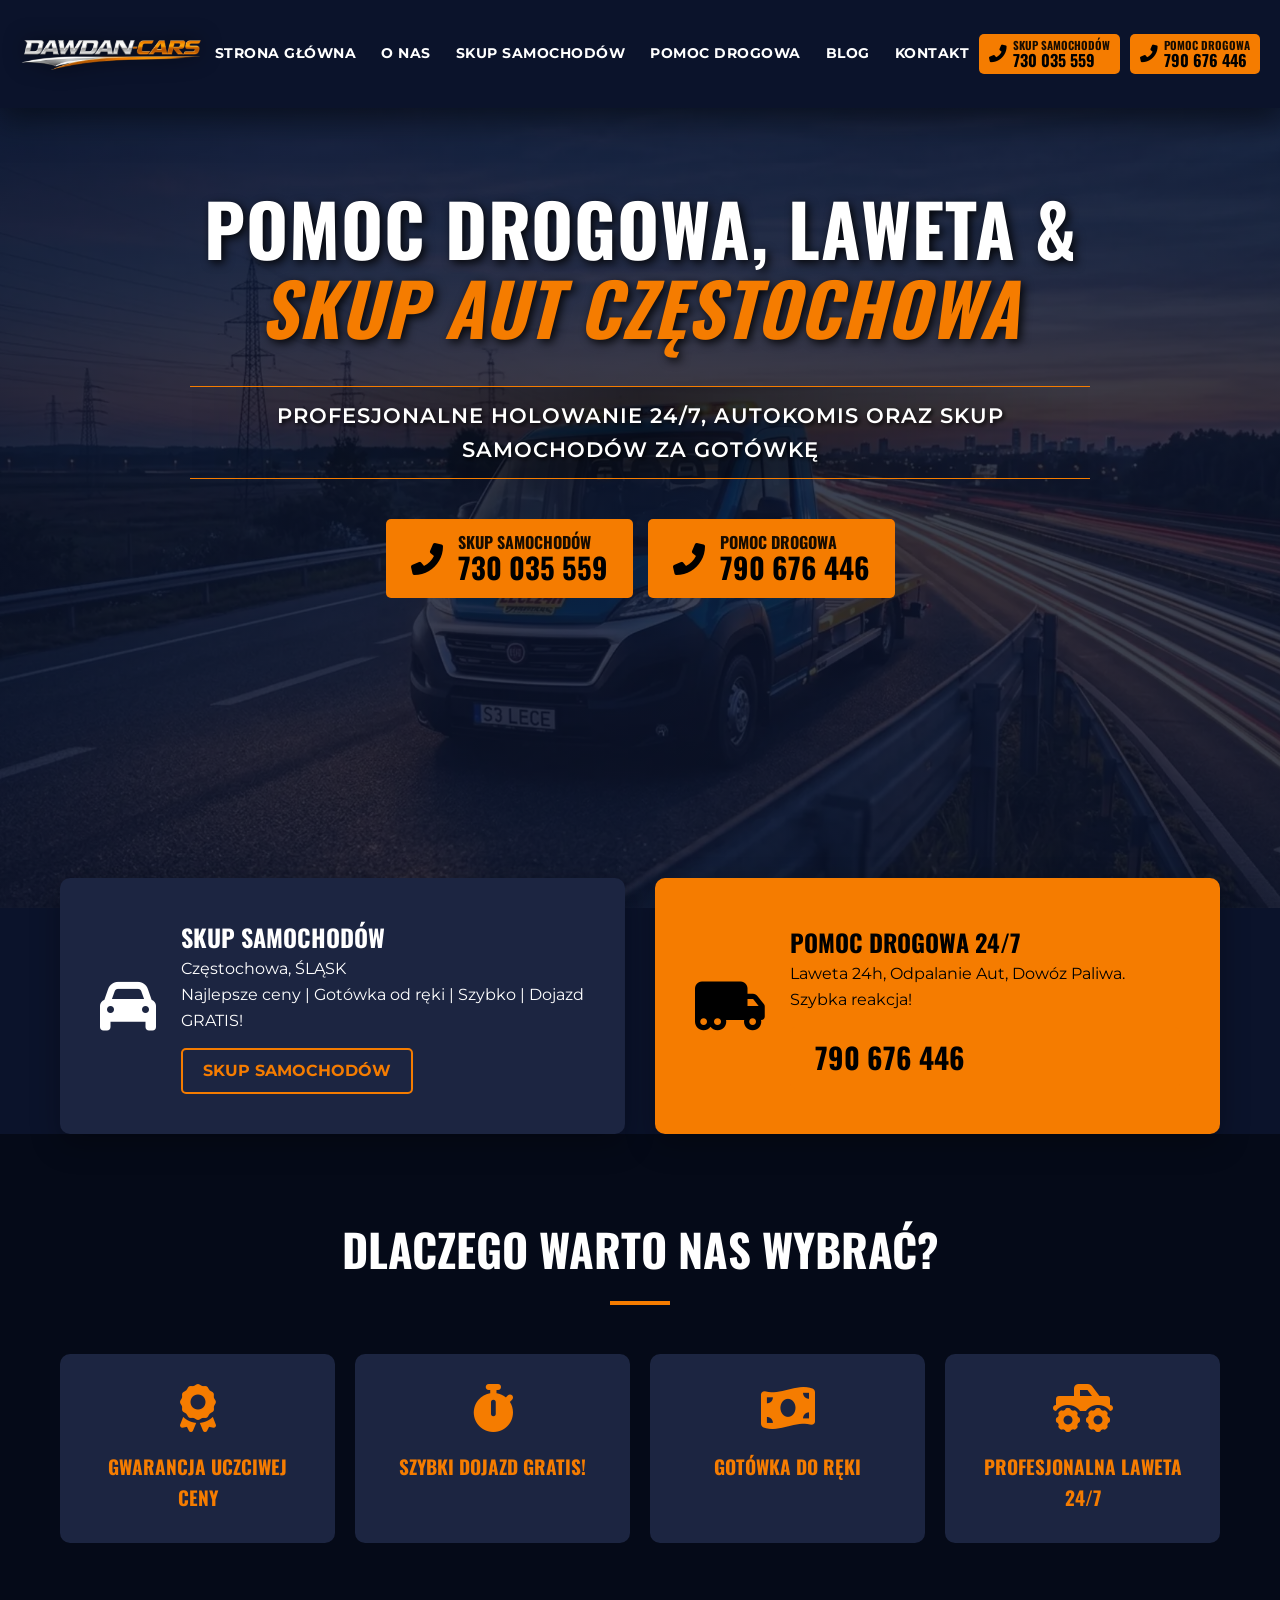
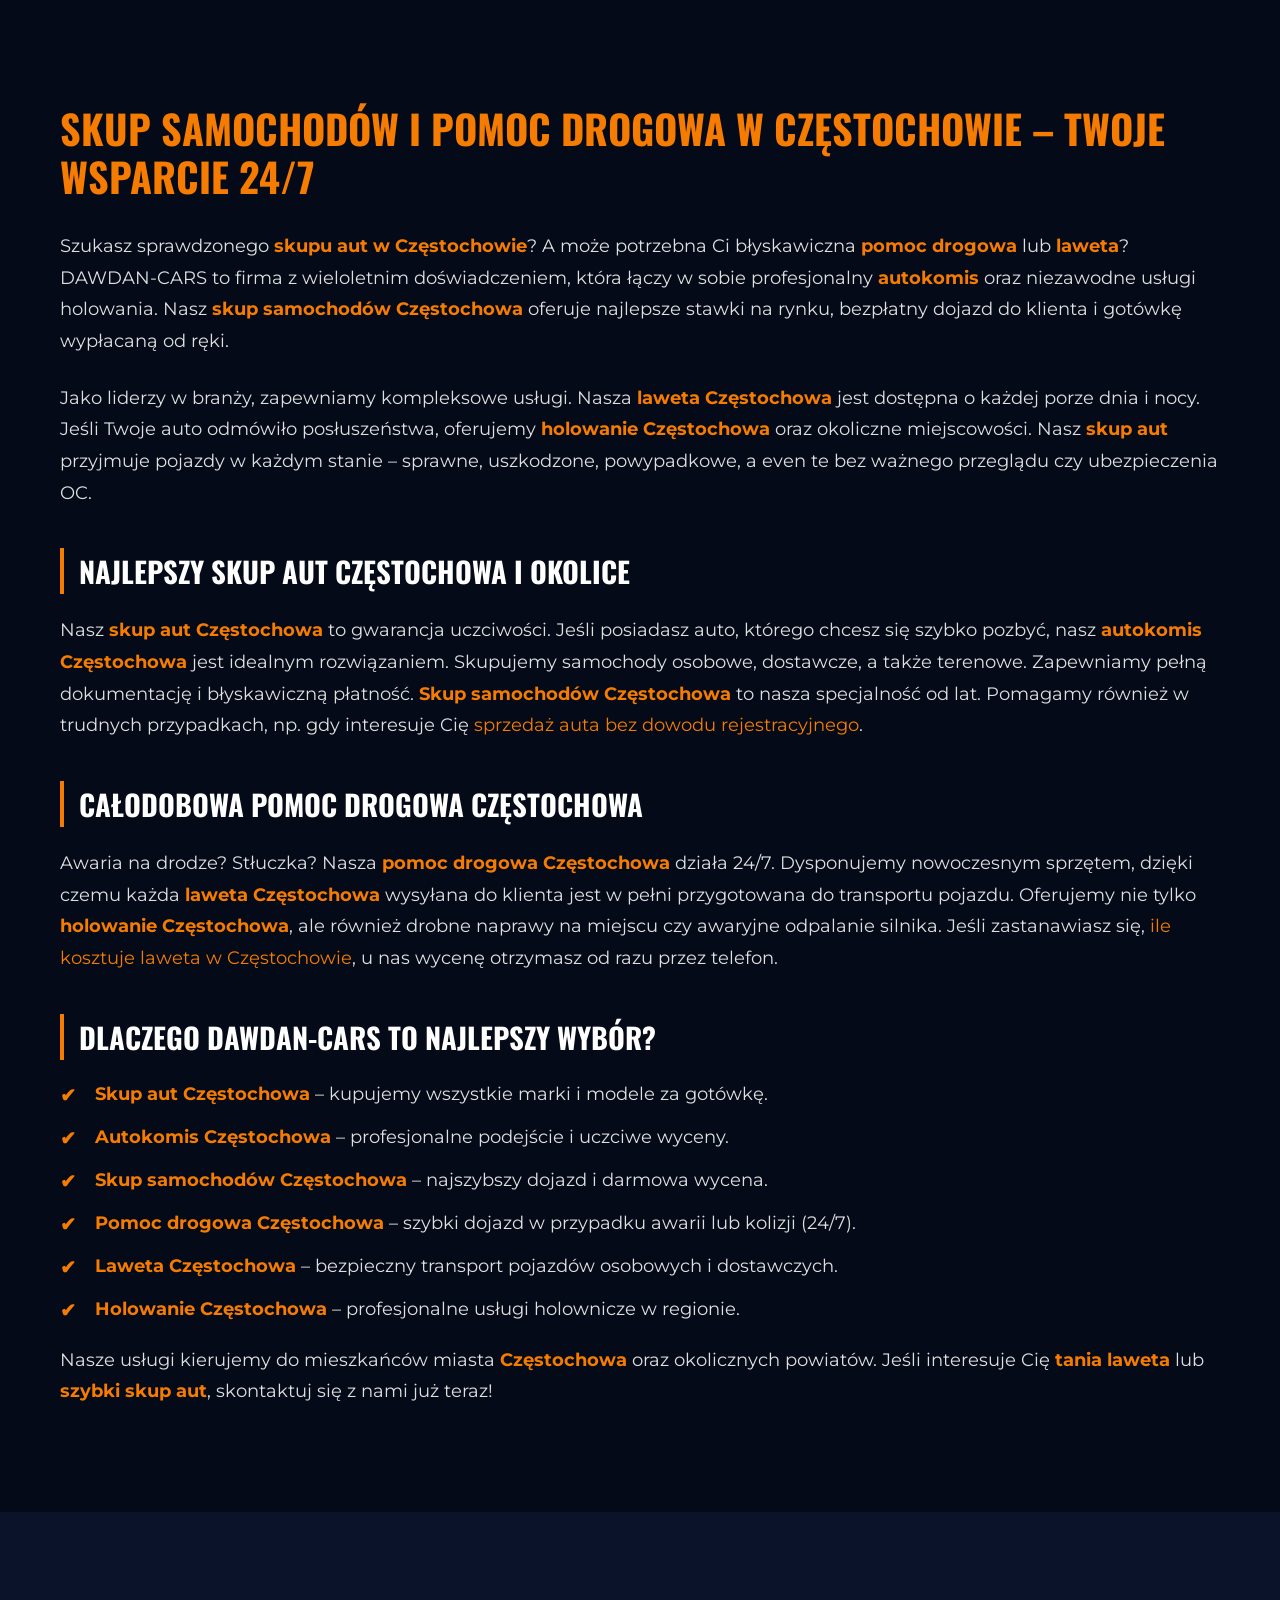
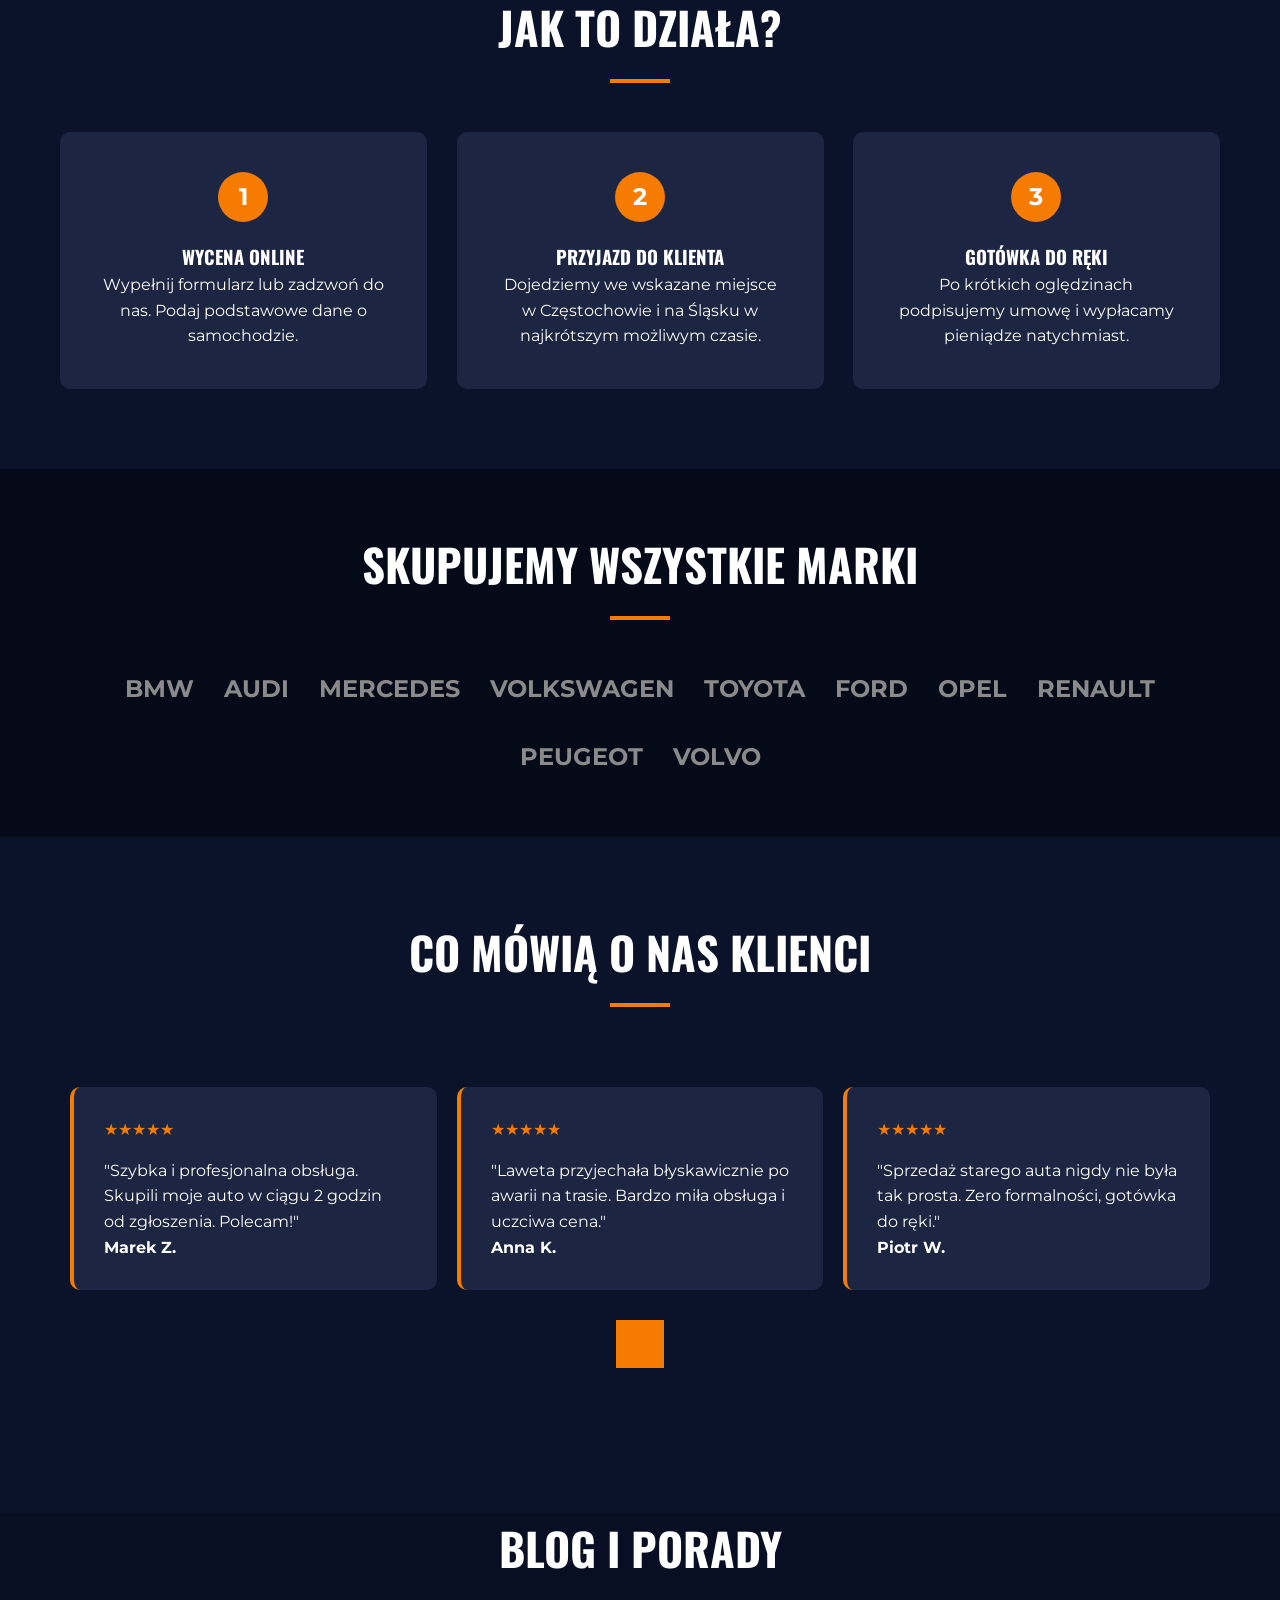
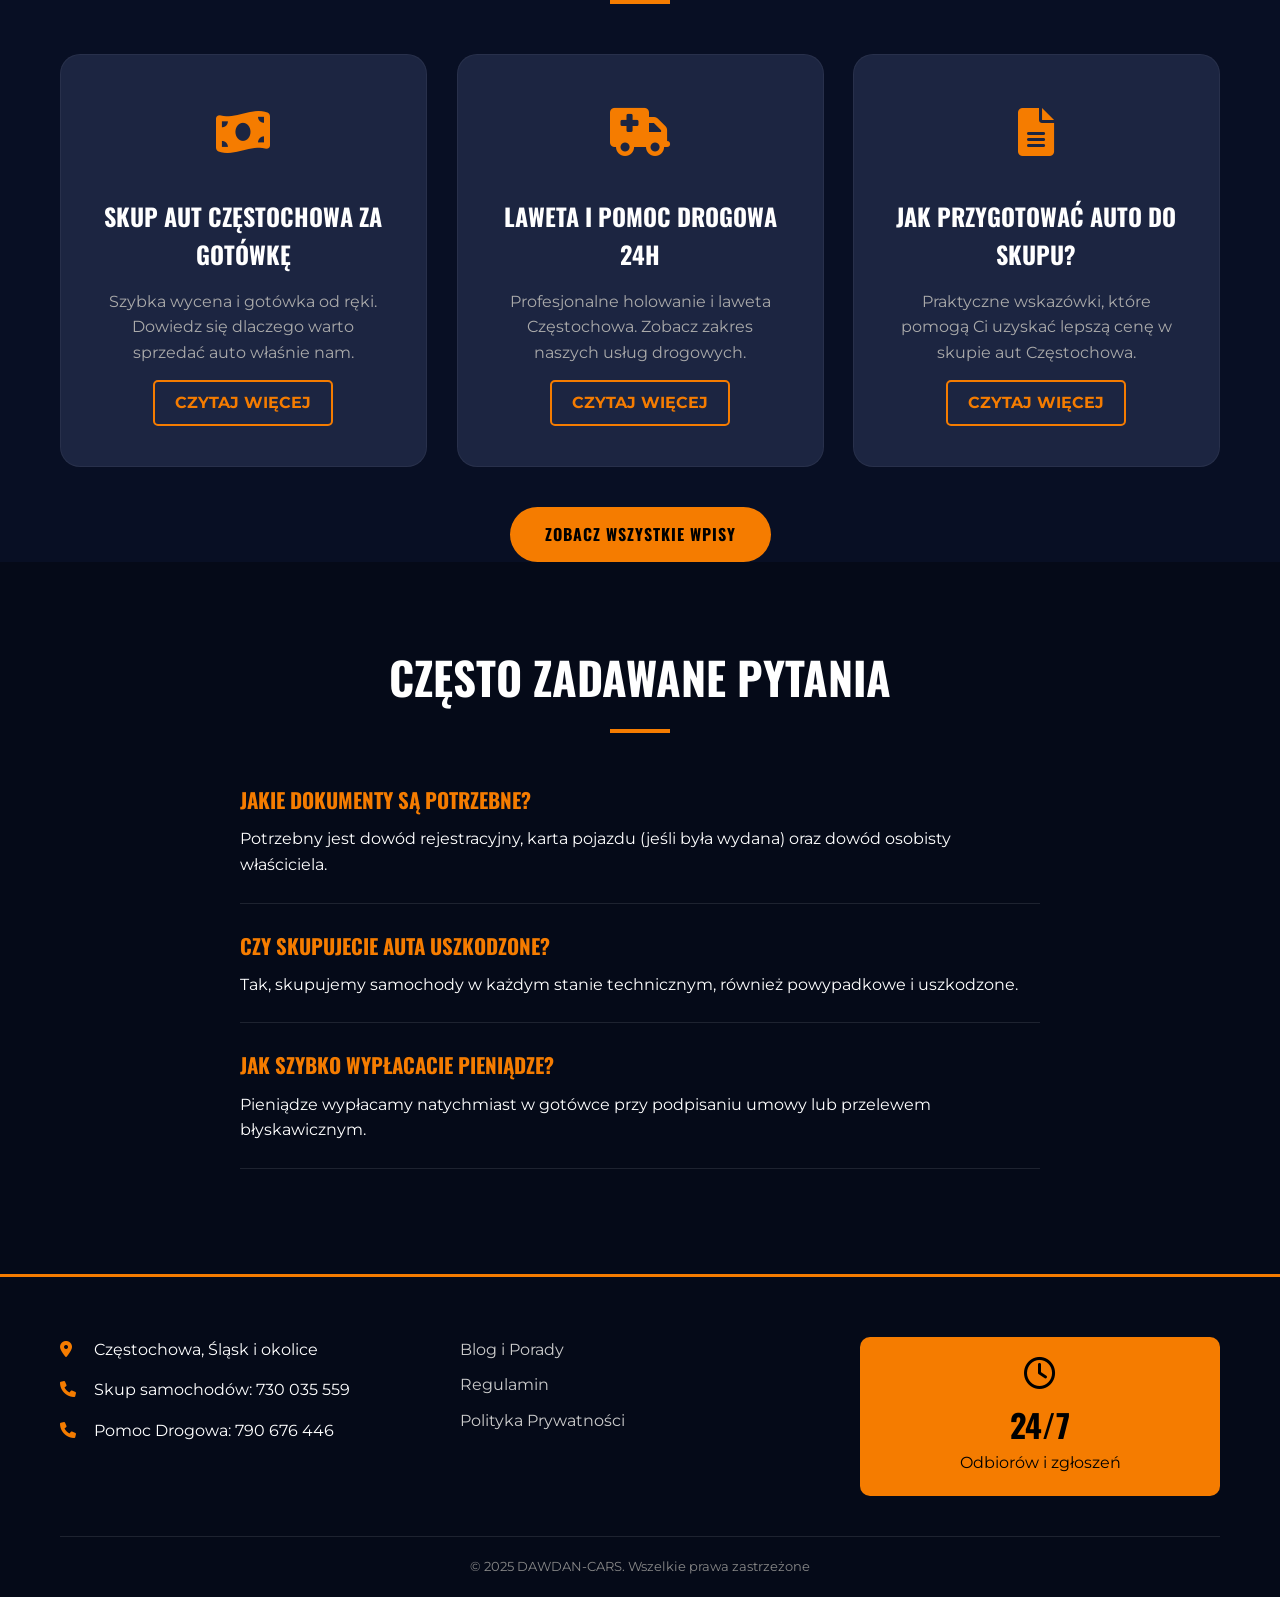
<file: index.html>
<!DOCTYPE html>
<html lang="pl">
<head>


    <meta charset="UTF-8">
    <meta name="viewport" content="width=device-width, initial-scale=1.0">
<title>Pomoc Drogowa, Laweta, Skup Aut Częstochowa | DAWDAN-CARS 24h</title>

<meta name="description" content="DAWDAN-CARS: Najlepsza pomoc drogowa Częstochowa, laweta oraz holowanie 24h. Oferujemy również szybki skup aut Częstochowa za gotówkę. Dojazd w 15 min! Sprawdź.">

<link rel="canonical" href="https://dawdan-cars.pl/">

<script type="application/ld+json">
{
  "@context": "https://schema.org",
  "@type": "LocalBusiness",
  "name": "DAWDAN-CARS",
  "image": "https://dawdan-cars.pl/logo.webp",
  "@id": "https://dawdan-cars.pl/#business",
  "url": "https://dawdan-cars.pl/",
  "telephone": "+48730035559",
  "address": {
    "@type": "PostalAddress",
    "streetAddress": "Częstochowa i okolice",
    "addressLocality": "Częstochowa",
    "postalCode": "42-200",
    "addressCountry": "PL"
  },
  "geo": {
    "@type": "GeoCoordinates",
    "latitude": 50.8118,
    "longitude": 19.1203
  },
  "openingHoursSpecification": {
    "@type": "OpeningHoursSpecification",
    "dayOfWeek": [
      "Monday",
      "Tuesday",
      "Wednesday",
      "Thursday",
      "Friday",
      "Saturday",
      "Sunday"
    ],
    "opens": "00:00",
    "closes": "23:59"
  },
  "hasOfferCatalog": {
    "@type": "OfferCatalog",
    "name": "Usługi Motoryzacyjne",
    "itemListElement": [
      {
        "@type": "Offer",
        "itemOffered": {
          "@type": "Service",
          "name": "Pomoc Drogowa Częstochowa"
        }
      },
      {
        "@type": "Offer",
        "itemOffered": {
          "@type": "Service",
          "name": "Laweta Częstochowa"
        }
      },
      {
        "@type": "Offer",
        "itemOffered": {
          "@type": "Service",
          "name": "Holowanie Częstochowa"
        }
      },
      {
        "@type": "Offer",
        "itemOffered": {
          "@type": "Service",
          "name": "Skup Aut Częstochowa"
        }
      },
      {
        "@type": "Offer",
        "itemOffered": {
          "@type": "Service",
          "name": "Skup Samochodów Częstochowa"
        }
      }
    ]
  },
  "areaServed": [
    {
      "@type": "City",
      "name": "Częstochowa"
    },
    {
      "@type": "State",
      "name": "Śląskie"
    }
  ]
}
</script>


    <link rel="stylesheet" href="style.min.css" media="print" onload="this.media='all'">
    <link rel="stylesheet" href="critical.min.css">
    <noscript><link rel="stylesheet" href="style.min.css"></noscript>
    <link rel="preload" as="style" href="style.min.css">
    <link rel="preconnect" href="https://fonts.googleapis.com">
    <link rel="preconnect" href="https://fonts.gstatic.com" crossorigin>
    <link href="https://fonts.googleapis.com/css2?family=Montserrat:wght@400;700&family=Oswald:wght@500;700&display=swap" rel="stylesheet" media="print" onload="this.media='all'">
    <noscript><link href="https://fonts.googleapis.com/css2?family=Montserrat:wght@400;700&family=Oswald:wght@500;700&display=swap" rel="stylesheet"></noscript>
    <link rel="stylesheet" href="font-awesome.min.css" media="print" onload="this.media='all'">
    <noscript><link rel="stylesheet" href="font-awesome.min.css"></noscript>
    <!-- NOWE -->
    <link rel="preload" as="image" href="tlo.webp" fetchpriority="high" type="image/webp">

    <!-- ICONS -->
    <link rel="icon" href="favicony/favicon.ico" type="image/x-icon">
    <link rel="shortcut icon" href="favicony/favicon.ico" type="image/x-icon">
    <link rel="icon" href="favicony/favicon.ico" sizes="any">
    <link rel="icon" type="image/png" sizes="16x16" href="favicony/favicon-16x16.png">
    <link rel="icon" type="image/png" sizes="32x32" href="favicony/favicon-32x32.png">
    <link rel="icon" type="image/png" sizes="48x48" href="favicony/favicon-48x48.png">
    <link rel="icon" type="image/png" sizes="64x64" href="favicony/favicon-64x64.png">
    <link rel="icon" type="image/png" sizes="192x192" href="favicony/favicon-192x192.png">
    <link rel="icon" type="image/png" sizes="512x512" href="favicony/favicon-512x512.png">
    <script src="script.min.js" defer></script>
    <link rel="apple-touch-icon" sizes="180x180" href="favicony/favicon-180x180.png">
</head>
<body>
    <header>    
        <div class="top-bar">
            <div class="container">
                <div class="logo">
                    <a href="index.html">
                        <img src="logo.webp" fetchpriority="high" alt="Pomoc Drogowa Częstochowa, Laweta i Skup Aut - DAWDAN-CARS" width="349" height="60" >
                    </a>
                </div>
                <nav>
                    <ul>
                        <li><a href="index.html">STRONA GŁÓWNA</a></li>
                        <li><a href="o-nas.html">O NAS</a></li>
                        <li><a href="skup-samochodow.html">SKUP SAMOCHODÓW</a></li>
                        <li><a href="laweta-pomoc-drogowa.html">POMOC DROGOWA</a></li>
                        <li><a href="blog.html">BLOG</a></li>
                        <li><a href="kontakt.html">KONTAKT</a></li>
                    </ul>
                    <div class="header-cta mobile-only">
                        <a href="tel:+48730035559" class="btn-call">                
                            <i class="fas fa-phone-alt"></i>
                            <span>
                                <span class="btn-label">SKUP SAMOCHODÓW</span>
                                <span class="btn-number">730 035 559</span>
                            </span>
                        </a>
                        <a href="tel:+48790676446" class="btn-call">
                            <i class="fas fa-phone-alt"></i>
                            <span>
                                <span class="btn-label">POMOC DROGOWA</span>
                                <span class="btn-number">790 676 446</span>
                            </span>
                        </a>
                    </div>
                </nav>
                <div class="header-cta desktop-only">
                    <a href="tel:+48730035559" class="btn-call">
                        <i class="fas fa-phone-alt"></i>
                        <span>
                            <span class="btn-label">SKUP SAMOCHODÓW</span>
                            <span class="btn-number">730 035 559</span>
                        </span>
                    </a>
                    <a href="tel:+48790676446" class="btn-call">
                        <i class="fas fa-phone-alt"></i>
                        <span>
                            <span class="btn-label">POMOC DROGOWA</span>
                            <span class="btn-number">790 676 446</span>
                        </span>
                    </a>
                </div>
                <button class="menu-toggle" aria-label="Otwórz menu">
                    <span></span>
                    <span></span>
                    <span></span>
                </button>
            </div>
        </div>
    </header>
    <div class="overlay"></div>

    <section id="home" class="hero">
        <div class="container">
            <div class="hero-content">
                <div class="hero-text" data-aos-custom="fade-up">
                    <h1>POMOC DROGOWA, LAWETA & <br> <span class="highlight">SKUP AUT CZĘSTOCHOWA</span></h1>
                    <p class="hero-subtext">Profesjonalne holowanie 24/7, autokomis oraz skup samochodów za gotówkę</p>
                    <div class="hero-cta-buttons">
                        <a href="tel:+48730035559" class="btn-hero-call">
                            <i class="fas fa-phone-alt"></i>
                            <span>
                                <span class="btn-label">SKUP SAMOCHODÓW</span>
                                <span class="btn-number">730 035 559</span>
                            </span>
                        </a>
                        <a href="tel:+48790676446" class="btn-hero-call">
                            <i class="fas fa-phone-alt"></i>
                            <span>
                                <span class="btn-label">POMOC DROGOWA</span>
                                <span class="btn-number">790 676 446</span>
                            </span>
                        </a>
                    </div>
                </div>
            </div>
        </div>
    </section>

    <section class="service-boxes">
        <div class="container">
            <div class="box blue-box" role="article" data-aos-custom="fade-right">
                <div class="box-icon"><i class="fas fa-car"></i></div>
                <div class="box-content">
                    <h2>SKUP SAMOCHODÓW</h2>
                    <p>Częstochowa, ŚLĄSK<br>Najlepsze ceny | Gotówka od ręki | Szybko | Dojazd GRATIS!</p>
                    <a href="skup-samochodow.html" class="btn-outline">SKUP SAMOCHODÓW</a>
                </div>
            </div>
            <div class="box orange-box" role="article" data-aos-custom="fade-left">
                <div class="box-icon"><i class="fas fa-truck-moving"></i></div>
                <div class="box-content">
                    <h2>POMOC DROGOWA 24/7</h2>
                    <p>Laweta 24h, Odpalanie Aut, Dowóz Paliwa. Szybka reakcja!</p>
                    <div class="box-call">
                        <a href="tel:+48790676446" class="btn-hero-call">
                                <span class="btn-number">790 676 446</span>
                        </a>
                    </div>
                </div>
            </div>
        </div>
    </section>

    <section id="benefits" class="benefits">
        <div class="container">
            <h2 class="section-title" data-aos-custom="fade-up">DLACZEGO WARTO NAS WYBRAĆ?</h2>
            <div class="benefits-grid" role="list">
                <div class="benefit-item" role="listitem" data-aos-custom="zoom-in" data-aos-delay="100">
                    <i class="fas fa-award"></i>
                    <h3>GWARANCJA UCZCIWEJ CENY</h3>
                </div>
                <div class="benefit-item" role="listitem" data-aos-custom="zoom-in" data-aos-delay="200">
                    <i class="fas fa-stopwatch"></i>
                    <h3>SZYBKI DOJAZD GRATIS!</h3>
                </div>
                <div class="benefit-item" role="listitem" data-aos-custom="zoom-in" data-aos-delay="300">
                    <i class="fas fa-money-bill-wave"></i>
                    <h3>GOTÓWKA DO RĘKI</h3>
                </div>
                <div class="benefit-item" role="listitem" data-aos-custom="zoom-in" data-aos-delay="400">
                    <i class="fas fa-truck-monster"></i>
                    <h3>PROFESJONALNA LAWETA 24/7</h3>
                </div>
            </div>
        </div>
    </section>

    <section class="seo-content">
        <div class="container">
            <div class="seo-text-block" data-aos-custom="fade-up">
                <h2>Skup samochodów i pomoc drogowa w Częstochowie – Twoje wsparcie 24/7</h2>
                <p>Szukasz sprawdzonego <strong>skupu aut w Częstochowie</strong>? A może potrzebna Ci błyskawiczna <strong>pomoc drogowa</strong> lub <strong>laweta</strong>? DAWDAN-CARS to firma z wieloletnim doświadczeniem, która łączy w sobie profesjonalny <strong>autokomis</strong> oraz niezawodne usługi holowania. Nasz <strong>skup samochodów Częstochowa</strong> oferuje najlepsze stawki na rynku, bezpłatny dojazd do klienta i gotówkę wypłacaną od ręki.</p>

                <p>Jako liderzy w branży, zapewniamy kompleksowe usługi. Nasza <strong>laweta Częstochowa</strong> jest dostępna o każdej porze dnia i nocy. Jeśli Twoje auto odmówiło posłuszeństwa, oferujemy <strong>holowanie Częstochowa</strong> oraz okoliczne miejscowości. Nasz <strong>skup aut</strong> przyjmuje pojazdy w każdym stanie – sprawne, uszkodzone, powypadkowe, a even te bez ważnego przeglądu czy ubezpieczenia OC.</p>

                <h3>Najlepszy Skup Aut Częstochowa i okolice</h3>
                <p>Nasz <strong>skup aut Częstochowa</strong> to gwarancja uczciwości. Jeśli posiadasz auto, którego chcesz się szybko pozbyć, nasz <strong>autokomis Częstochowa</strong> jest idealnym rozwiązaniem. Skupujemy samochody osobowe, dostawcze, a także terenowe. Zapewniamy pełną dokumentację i błyskawiczną płatność. <strong>Skup samochodów Częstochowa</strong> to nasza specjalność od lat. Pomagamy również w trudnych przypadkach, np. gdy interesuje Cię <a href="sprzedaz-auta-bez-dowodu-rejestracyjnego.html">sprzedaż auta bez dowodu rejestracyjnego</a>.</p>

                <h3>Całodobowa Pomoc Drogowa Częstochowa</h3>
                <p>Awaria na drodze? Stłuczka? Nasza <strong>pomoc drogowa Częstochowa</strong> działa 24/7. Dysponujemy nowoczesnym sprzętem, dzięki czemu każda <strong>laweta Częstochowa</strong> wysyłana do klienta jest w pełni przygotowana do transportu pojazdu. Oferujemy nie tylko <strong>holowanie Częstochowa</strong>, ale również drobne naprawy na miejscu czy awaryjne odpalanie silnika. Jeśli zastanawiasz się, <a href="ile-kosztuje-laweta-czestochowa.html">ile kosztuje laweta w Częstochowie</a>, u nas wycenę otrzymasz od razu przez telefon.</p>

                <h3>Dlaczego DAWDAN-CARS to najlepszy wybór?</h3>
                <ul>
                    <li><strong>Skup aut Częstochowa</strong> – kupujemy wszystkie marki i modele za gotówkę.</li>
                    <li><strong>Autokomis Częstochowa</strong> – profesjonalne podejście i uczciwe wyceny.</li>
                    <li><strong>Skup samochodów Częstochowa</strong> – najszybszy dojazd i darmowa wycena.</li>
                    <li><strong>Pomoc drogowa Częstochowa</strong> – szybki dojazd w przypadku awarii lub kolizji (24/7).</li>
                    <li><strong>Laweta Częstochowa</strong> – bezpieczny transport pojazdów osobowych i dostawczych.</li>
                    <li><strong>Holowanie Częstochowa</strong> – profesjonalne usługi holownicze w regionie.</li>
                </ul>

                <p>Nasze usługi kierujemy do mieszkańców miasta <strong>Częstochowa</strong> oraz okolicznych powiatów. Jeśli interesuje Cię <strong>tania laweta</strong> lub <strong>szybki skup aut</strong>, skontaktuj się z nami już teraz!</p>
            </div>
        </div>
    </section>

    <!-- Jak to działa (How It Works) -->
    <section id="how-it-works" class="how-it-works">
        <div class="container">
            <h2 class="section-title" data-aos-custom="fade-up">JAK TO DZIAŁA?</h2>
            <div class="steps-grid" role="list">
                <div class="step" role="listitem" data-aos-custom="fade-up" data-aos-delay="100">
                    <div class="step-num">1</div>
                    <h3>Wycena online</h3>
                    <p>Wypełnij formularz lub zadzwoń do nas. Podaj podstawowe dane o samochodzie.</p>
                </div>
                <div class="step" role="listitem" data-aos-custom="fade-up" data-aos-delay="200">
                    <div class="step-num">2</div>
                    <h3>Przyjazd do klienta</h3>
                    <p>Dojedziemy we wskazane miejsce w Częstochowie i na Śląsku w najkrótszym możliwym czasie.</p>
                </div>
                <div class="step" role="listitem" data-aos-custom="fade-up" data-aos-delay="300">
                    <div class="step-num">3</div>
                    <h3>Gotówka do ręki</h3>
                    <p>Po krótkich oględzinach podpisujemy umowę i wypłacamy pieniądze natychmiast.</p>
                </div>
            </div>
        </div>
    </section>

    <!-- Brands We Buy -->
    <section class="brands">
        <div class="container">
            <h2 class="section-title">SKUPUJEMY WSZYSTKIE MARKI</h2>
            <div class="brands-flex">
                <span>BMW</span>
                <span>AUDI</span>
                <span>MERCEDES</span>
                <span>VOLKSWAGEN</span>
                <span>TOYOTA</span>
                <span>FORD</span>
                <span>OPEL</span>
                <span>RENAULT</span>
                <span>PEUGEOT</span>
                <span>VOLVO</span>
            </div>
        </div>
    </section>
    <!--
    <section class="recent-buys">
        <div class="container">
            <h2 class="section-title">OSTATNIE REALIZACJE</h2>
            <div class="custom-slider buys-slider">
                <div class="slider-track">
                    <div class="slider-item">
                        <div class="buy-card">
                            <div class="car-img" style="background-image: url('tlo.webp')"></div>
                            <p>VW Golf</p>
                        </div>
                    </div>
                    <div class="slider-item">
                        <div class="buy-card">
                            <div class="car-img" style="background-image: url('tlo.webp')"></div>
                            <p>Audi A4</p>
                        </div>
                    </div>
                    <div class="slider-item">
                        <div class="buy-card">
                            <div class="car-img" style="background-image: url('tlo.webp')"></div>
                            <p>Ford Focus</p>
                        </div>
                    </div>
                    <div class="slider-item">
                        <div class="buy-card">
                            <div class="car-img" style="background-image: url('tlo.webp')"></div>
                            <p>Porsche 911 2019</p>
                        </div>
                    </div>
                </div>
                <div class="slider-pagination"></div>
            </div>
        </div>
    </section>
    -->
    <!-- Testimonials -->
    <section class="testimonials">
        <div class="container">
            <h2 class="section-title">CO MÓWIĄ O NAS KLIENCI</h2>
            <div class="custom-slider testimonials-slider" role="region" aria-label="Opinie klientów">
                <div class="slider-track">
                    <div class="slider-item">
                        <div class="testimonial">
                            <div class="stars">★★★★★</div>
                            <p>"Szybka i profesjonalna obsługa. Skupili moje auto w ciągu 2 godzin od zgłoszenia. Polecam!"</p>
                            <strong>Marek Z.</strong>
                        </div>
                    </div>
                    <div class="slider-item">
                        <div class="testimonial">
                            <div class="stars">★★★★★</div>
                            <p>"Laweta przyjechała błyskawicznie po awarii na trasie. Bardzo miła obsługa i uczciwa cena."</p>
                            <strong>Anna K.</strong>
                        </div>
                    </div>
                    <div class="slider-item">
                        <div class="testimonial">
                            <div class="stars">★★★★★</div>
                            <p>"Sprzedaż starego auta nigdy nie była tak prosta. Zero formalności, gotówka do ręki."</p>
                            <strong>Piotr W.</strong>
                        </div>
                    </div>
                </div>
                <div class="slider-pagination"></div>
            </div>
        </div>
    </section>

    <!-- Blog Section -->
    <section class="blog-preview bg-alt">
        <div class="container">
            <h2 class="section-title" data-aos-custom="fade-up">BLOG I PORADY</h2>
            <div class="features-grid">
                <article class="feature-item" data-aos-custom="fade-up" data-aos-delay="100">
                    <div class="feature-icon"><i class="fas fa-money-bill-wave"></i></div>
                    <h3>Skup aut Częstochowa za gotówkę</h3>
                    <p>Szybka wycena i gotówka od ręki. Dowiedz się dlaczego warto sprzedać auto właśnie nam.</p>
                    <a href="skup-samochodow-czestochowa-gotowka.html" class="btn-outline">CZYTAJ WIĘCEJ</a>
                </article>
                <article class="feature-item" data-aos-custom="fade-up" data-aos-delay="200">
                    <div class="feature-icon"><i class="fas fa-ambulance"></i></div>
                    <h3>Laweta i Pomoc Drogowa 24h</h3>
                    <p>Profesjonalne holowanie i laweta Częstochowa. Zobacz zakres naszych usług drogowych.</p>
                    <a href="pomoc-drogowa-laweta-czestochowa-24h.html" class="btn-outline">CZYTAJ WIĘCEJ</a>
                </article>
                <article class="feature-item" data-aos-custom="fade-up" data-aos-delay="300">
                    <div class="feature-icon"><i class="fas fa-file-alt"></i></div>
                    <h3>Jak przygotować auto do skupu?</h3>
                    <p>Praktyczne wskazówki, które pomogą Ci uzyskać lepszą cenę w skupie aut Częstochowa.</p>
                    <a href="skup-aut-porady.html" class="btn-outline">CZYTAJ WIĘCEJ</a>
                </article>
            </div>
            <div style="text-align: center; margin-top: 40px;">
                <a href="blog.html" class="btn btn-primary">ZOBACZ WSZYSTKIE WPISY</a>
            </div>
        </div>
    </section>

    <!-- FAQ -->
    <section class="faq">
        <div class="container">
            <h2 class="section-title">CZĘSTO ZADAWANE PYTANIA</h2>
            <div class="faq-list">
                <div class="faq-item">
                    <h3>Jakie dokumenty są potrzebne?</h3>
                    <p>Potrzebny jest dowód rejestracyjny, karta pojazdu (jeśli była wydana) oraz dowód osobisty właściciela.</p>
                </div>
                <div class="faq-item">
                    <h3>Czy skupujecie auta uszkodzone?</h3>
                    <p>Tak, skupujemy samochody w każdym stanie technicznym, również powypadkowe i uszkodzone.</p>
                </div>
                <div class="faq-item">
                    <h3>Jak szybko wypłacacie pieniądze?</h3>
                    <p>Pieniądze wypłacamy natychmiast w gotówce przy podpisaniu umowy lub przelewem błyskawicznym.</p>
                </div>
            </div>
        </div>
    </section>

    <footer>
        <div class="container">
            <div class="footer-grid">
                <div class="footer-info">
                    <p><i class="fas fa-map-marker-alt"></i> Częstochowa, Śląsk i okolice</p>
                    <p><i class="fas fa-phone"></i> Skup samochodów: 730 035 559</p>
                    <p><i class="fas fa-phone"></i> Pomoc Drogowa: 790 676 446</p>
                </div>
                <div class="footer-links">
                    <ul>
                        <li><a href="blog.html">Blog i Porady</a></li>
                        <li><a href="#">Regulamin</a></li>
                        <li><a href="#">Polityka Prywatności</a></li>
                    </ul>
                </div>
                <div class="footer-hours">
                    <div class="hours-box">
                        <i class="far fa-clock"></i>
                        <span>24/7</span>
                        <p>Odbiorów i zgłoszeń</p>
                    </div>
                </div>
            </div>
            <div class="footer-bottom">
                <p>&copy; 2025 DAWDAN-CARS. Wszelkie prawa zastrzeżone</p>
            </div>
        </div>
    </footer>

</body>
</html>
</file>
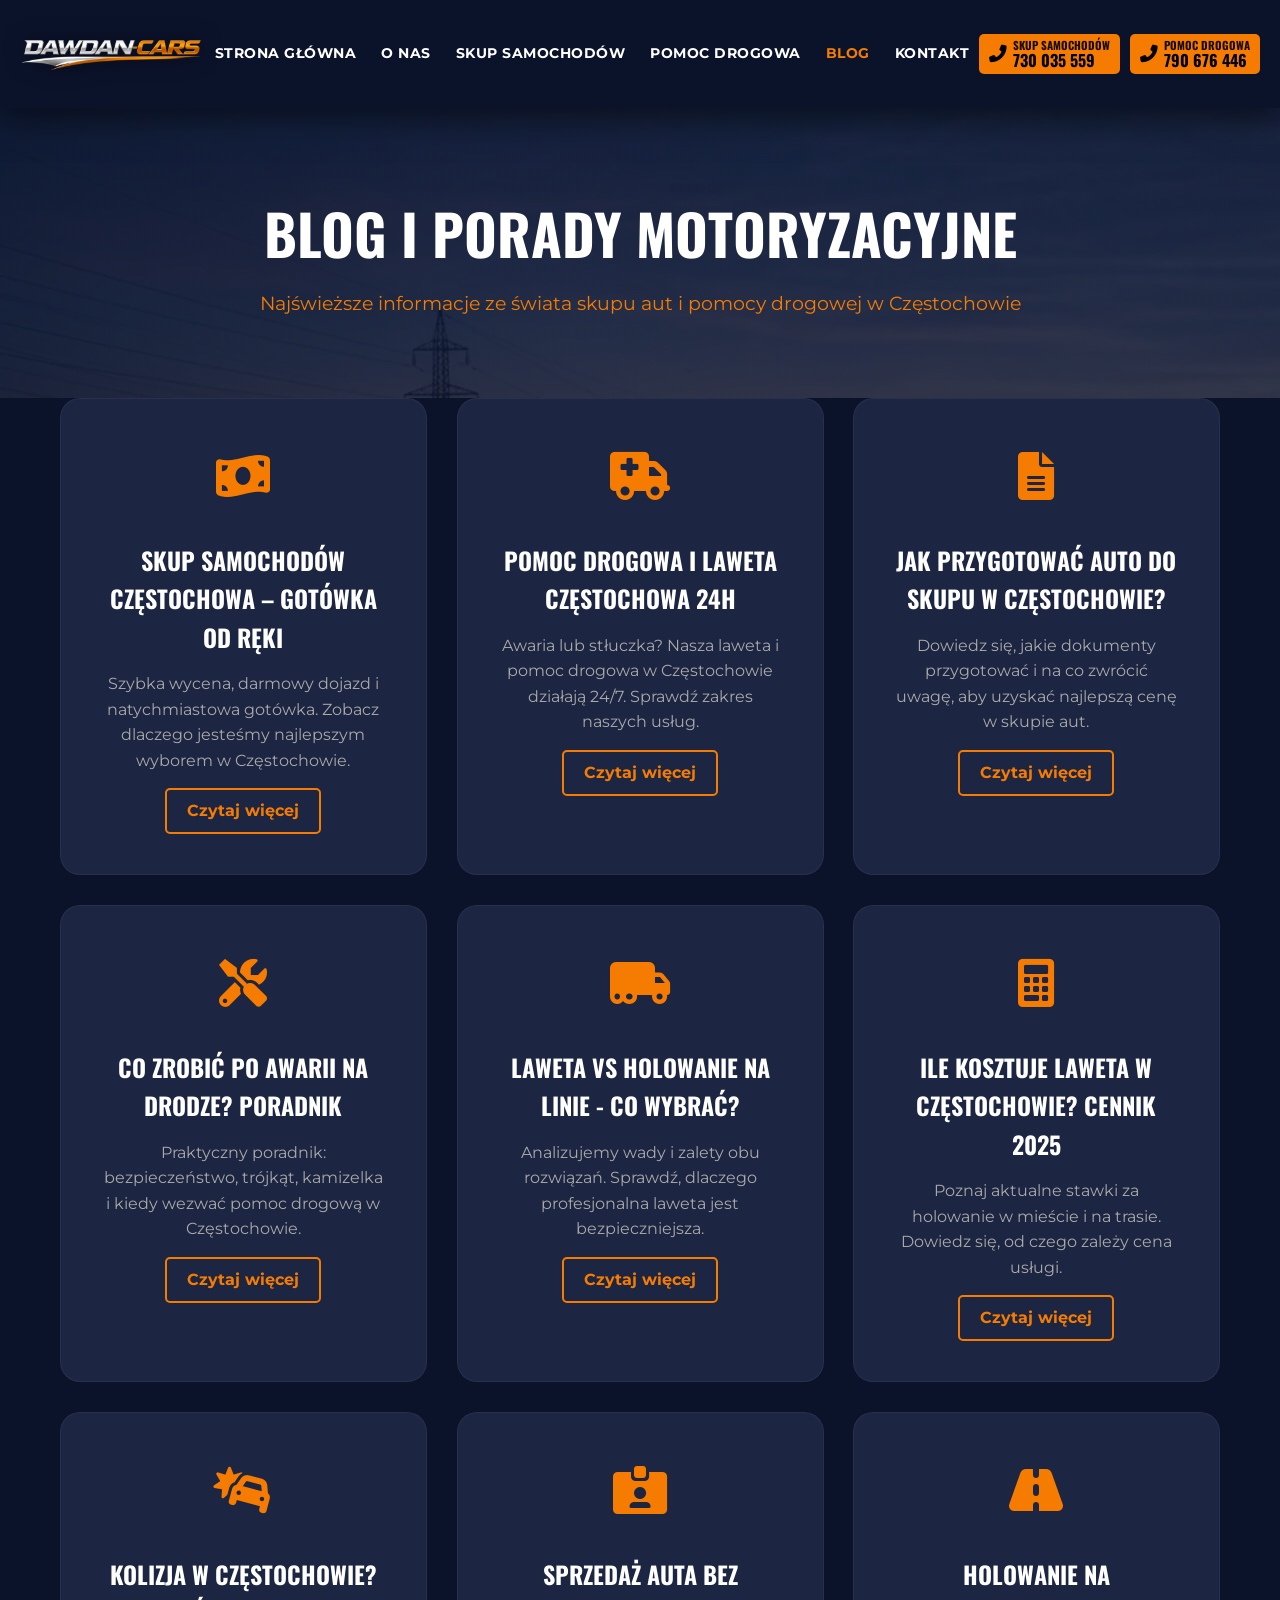
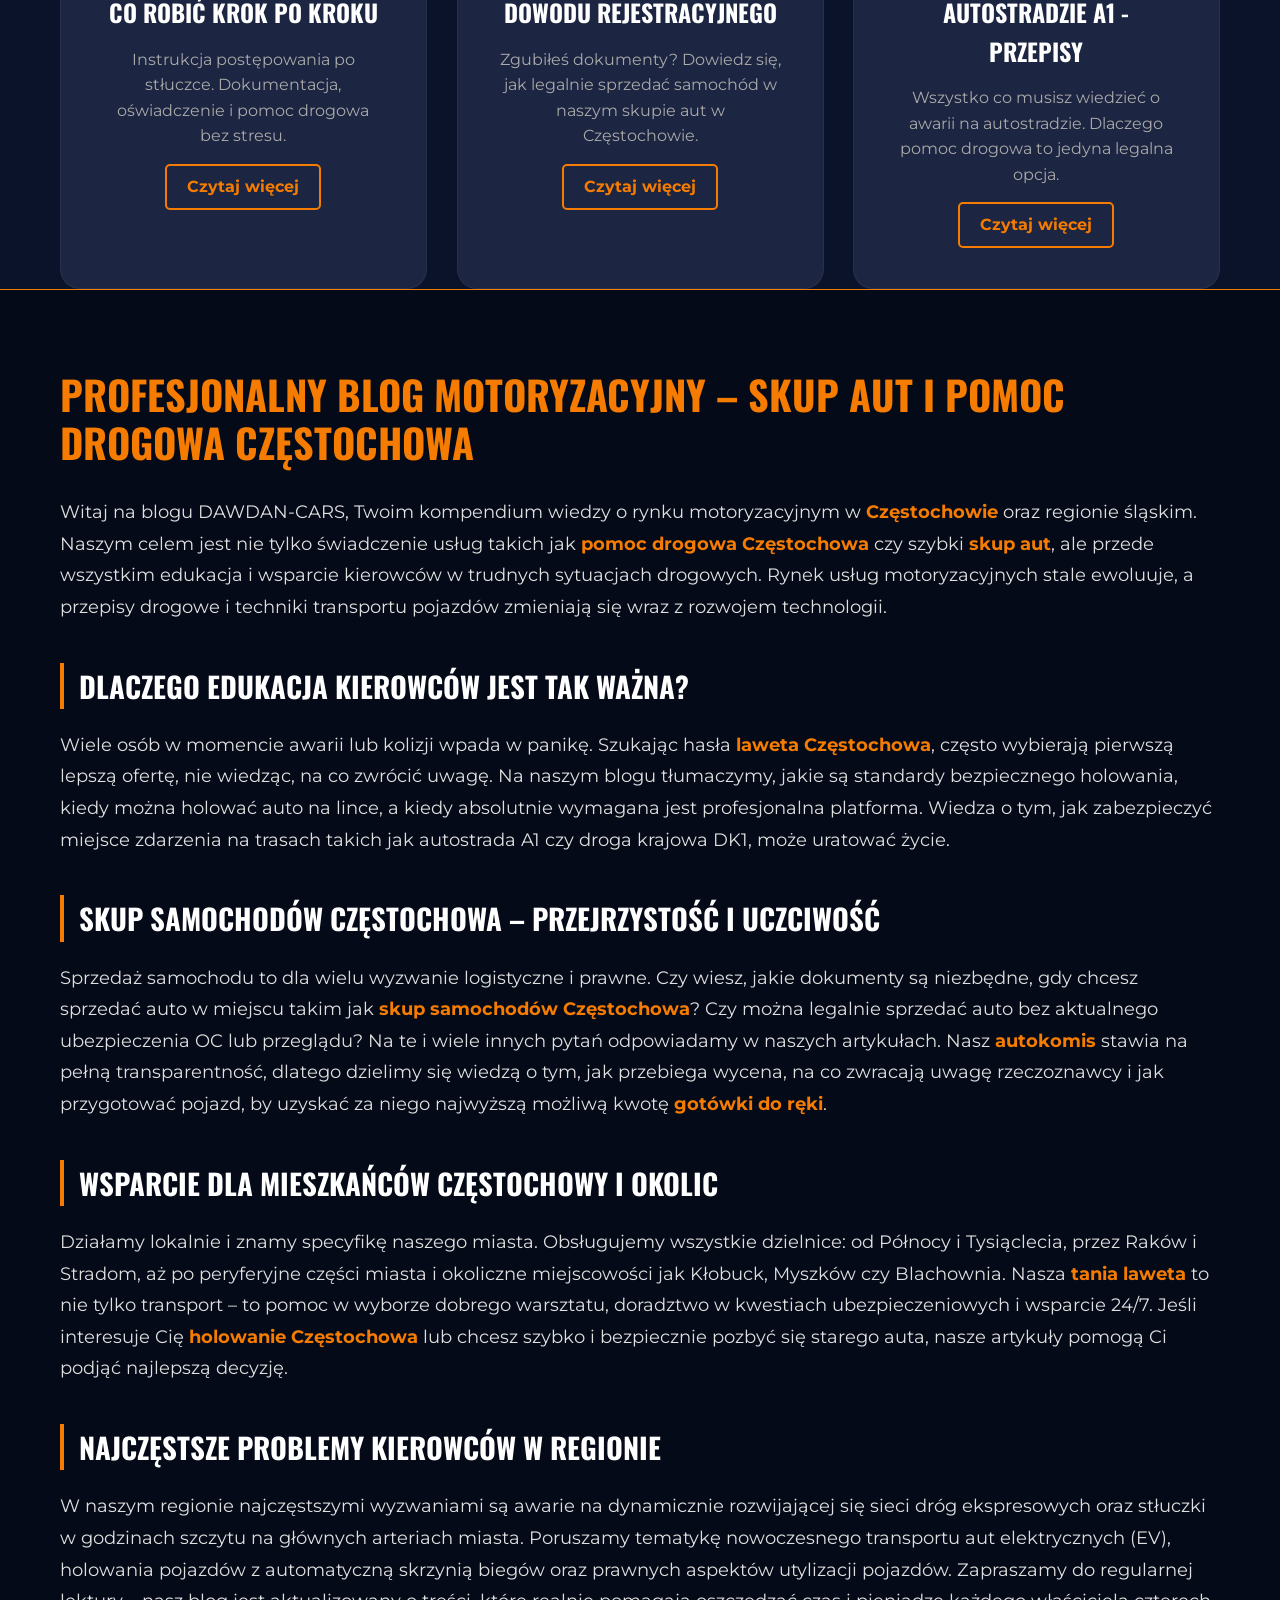
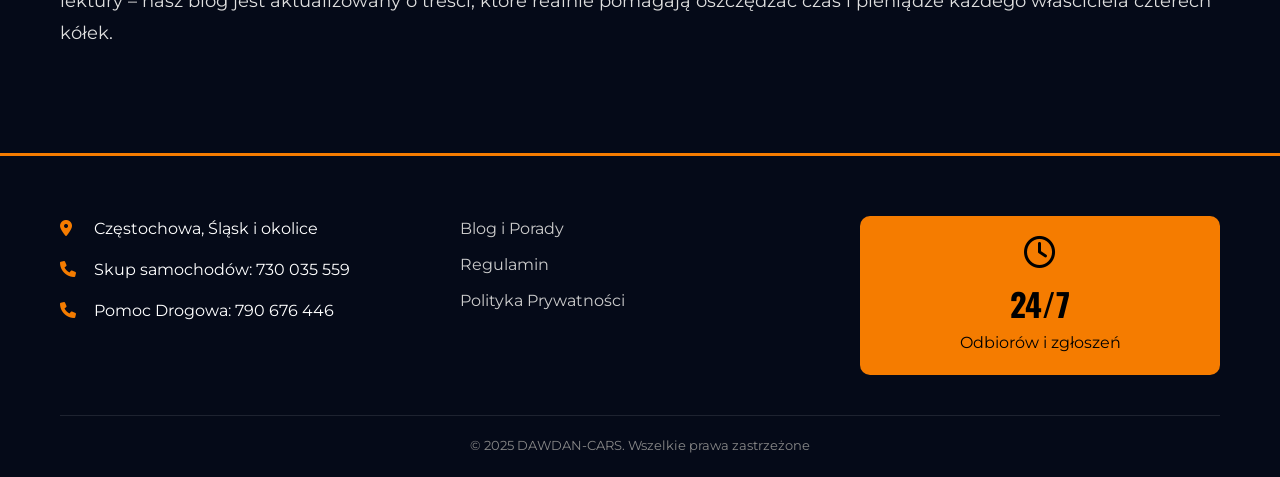
<file: blog.html>
<!DOCTYPE html>
<html lang="pl">
<head>
    <meta charset="UTF-8">
    <meta name="viewport" content="width=device-width, initial-scale=1.0">
    <title>Blog i Porady Motoryzacyjne | Pomoc Drogowa & Skup Aut Częstochowa</title>
    <meta name="description" content="Blog DAWDAN-CARS: Praktyczne porady motoryzacyjne. Dowiedz się jak przygotować auto do skupu, co zrobić w razie awarii oraz kiedy wezwać lawetę w Częstochowie.">
    <link rel="canonical" href="https://dawdan-cars.pl/blog.html">

    <link rel="stylesheet" href="style.min.css" media="print" onload="this.media='all'">
    <link rel="stylesheet" href="critical.min.css">
    <noscript><link rel="stylesheet" href="style.min.css"></noscript>
    <link rel="preload" as="style" href="style.min.css">
    <link rel="preconnect" href="https://fonts.googleapis.com">
    <link rel="preconnect" href="https://fonts.gstatic.com" crossorigin>
    <link href="https://fonts.googleapis.com/css2?family=Montserrat:wght@400;700&family=Oswald:wght@500;700&display=swap" rel="stylesheet" media="print" onload="this.media='all'">
    <noscript><link href="https://fonts.googleapis.com/css2?family=Montserrat:wght@400;700&family=Oswald:wght@500;700&display=swap" rel="stylesheet"></noscript>
    <link rel="stylesheet" href="font-awesome.min.css" media="print" onload="this.media='all'">
    <noscript><link rel="stylesheet" href="font-awesome.min.css"></noscript>
    <link rel="preload" as="image" href="tlo.webp" fetchpriority="high" type="image/webp">

    <link rel="icon" href="favicony/favicon.ico" type="image/x-icon">
    <script src="script.min.js" defer></script>
</head>
<body>
    <header>
        <div class="top-bar">
            <div class="container">
                <div class="logo">
                    <a href="index.html">
                        <img src="logo.webp" fetchpriority="high" alt="Blog DAWDAN-CARS Częstochowa" width="349" height="60">
                    </a>
                </div>
                <nav>
                    <ul>
                        <li><a href="index.html">STRONA GŁÓWNA</a></li>
                        <li><a href="o-nas.html">O NAS</a></li>
                        <li><a href="skup-samochodow.html">SKUP SAMOCHODÓW</a></li>
                        <li><a href="laweta-pomoc-drogowa.html">POMOC DROGOWA</a></li>
                        <li><a href="blog.html" class="active">BLOG</a></li>
                        <li><a href="kontakt.html">KONTAKT</a></li>
                    </ul>
                    <div class="header-cta mobile-only">
                        <a href="tel:+48730035559" class="btn-call">
                            <i class="fas fa-phone-alt"></i>
                            <span>
                                <span class="btn-label">SKUP SAMOCHODÓW</span>
                                <span class="btn-number">730 035 559</span>
                            </span>
                        </a>
                        <a href="tel:+48790676446" class="btn-call">
                            <i class="fas fa-phone-alt"></i>
                            <span>
                                <span class="btn-label">POMOC DROGOWA</span>
                                <span class="btn-number">790 676 446</span>
                            </span>
                        </a>
                    </div>
                </nav>
                <div class="header-cta desktop-only">
                    <a href="tel:+48730035559" class="btn-call">
                        <i class="fas fa-phone-alt"></i>
                        <span>
                            <span class="btn-label">SKUP SAMOCHODÓW</span>
                            <span class="btn-number">730 035 559</span>
                        </span>
                    </a>
                    <a href="tel:+48790676446" class="btn-call">
                        <i class="fas fa-phone-alt"></i>
                        <span>
                            <span class="btn-label">POMOC DROGOWA</span>
                            <span class="btn-number">790 676 446</span>
                        </span>
                    </a>
                </div>
                <button class="menu-toggle" aria-label="Otwórz menu">
                    <span></span>
                    <span></span>
                    <span></span>
                </button>
            </div>
        </div>
    </header>
    <div class="overlay"></div>

    <section class="page-header" style="background: linear-gradient(rgba(11, 19, 43, 0.8), rgba(11, 19, 43, 0.8)), url('tlo.webp');">
        <div class="container">
            <h1>BLOG I PORADY MOTORYZACYJNE</h1>
            <p>Najświeższe informacje ze świata skupu aut i pomocy drogowej w Częstochowie</p>
        </div>
    </section>

    <section class="blog-list" style="padding-bottom: 0;">
        <div class="container">
            <div class="features-grid">
                <!-- Article 4 (NEW) -->
                <article class="feature-item" data-aos-custom="fade-up">
                    <div class="feature-icon"><i class="fas fa-money-bill-wave"></i></div>
                    <h3>Skup Samochodów Częstochowa – Gotówka od Ręki</h3>
                    <p>Szybka wycena, darmowy dojazd i natychmiastowa gotówka. Zobacz dlaczego jesteśmy najlepszym wyborem w Częstochowie.</p>
                    <a href="skup-samochodow-czestochowa-gotowka.html" class="btn-outline">Czytaj więcej</a>
                </article>

                <!-- Article 5 (NEW) -->
                <article class="feature-item" data-aos-custom="fade-up" data-aos-delay="100">
                    <div class="feature-icon"><i class="fas fa-ambulance"></i></div>
                    <h3>Pomoc Drogowa i Laweta Częstochowa 24h</h3>
                    <p>Awaria lub stłuczka? Nasza laweta i pomoc drogowa w Częstochowie działają 24/7. Sprawdź zakres naszych usług.</p>
                    <a href="pomoc-drogowa-laweta-czestochowa-24h.html" class="btn-outline">Czytaj więcej</a>
                </article>

                <!-- Article 1 -->
                <article class="feature-item" data-aos-custom="fade-up" data-aos-delay="200">
                    <div class="feature-icon"><i class="fas fa-file-alt"></i></div>
                    <h3>Jak przygotować auto do skupu w Częstochowie?</h3>
                    <p>Dowiedz się, jakie dokumenty przygotować i na co zwrócić uwagę, aby uzyskać najlepszą cenę w skupie aut.</p>
                    <a href="skup-aut-porady.html" class="btn-outline">Czytaj więcej</a>
                </article>

                <!-- Article 2 -->
                <article class="feature-item" data-aos-custom="fade-up" data-aos-delay="300">
                    <div class="feature-icon"><i class="fas fa-tools"></i></div>
                    <h3>Co zrobić po awarii na drodze? Poradnik</h3>
                    <p>Praktyczny poradnik: bezpieczeństwo, trójkąt, kamizelka i kiedy wezwać pomoc drogową w Częstochowie.</p>
                    <a href="pomoc-drogowa-porady.html" class="btn-outline">Czytaj więcej</a>
                </article>

                <!-- Article 3 -->
                <article class="feature-item" data-aos-custom="fade-up" data-aos-delay="400">
                    <div class="feature-icon"><i class="fas fa-truck-moving"></i></div>
                    <h3>Laweta vs Holowanie na linie - co wybrać?</h3>
                    <p>Analizujemy wady i zalety obu rozwiązań. Sprawdź, dlaczego profesjonalna laweta jest bezpieczniejsza.</p>
                    <a href="laweta-porady.html" class="btn-outline">Czytaj więcej</a>
                </article>

                <!-- Article 6 (NEW) -->
                <article class="feature-item" data-aos-custom="fade-up" data-aos-delay="100">
                    <div class="feature-icon"><i class="fas fa-calculator"></i></div>
                    <h3>Ile kosztuje laweta w Częstochowie? Cennik 2025</h3>
                    <p>Poznaj aktualne stawki za holowanie w mieście i na trasie. Dowiedz się, od czego zależy cena usługi.</p>
                    <a href="ile-kosztuje-laweta-czestochowa.html" class="btn-outline">Czytaj więcej</a>
                </article>

                <!-- Article 7 (NEW) -->
                <article class="feature-item" data-aos-custom="fade-up" data-aos-delay="200">
                    <div class="feature-icon"><i class="fas fa-car-crash"></i></div>
                    <h3>Kolizja w Częstochowie? Co robić krok po kroku</h3>
                    <p>Instrukcja postępowania po stłuczce. Dokumentacja, oświadczenie i pomoc drogowa bez stresu.</p>
                    <a href="kolizja-czestochowa-co-robic.html" class="btn-outline">Czytaj więcej</a>
                </article>

                <!-- Article 8 (NEW) -->
                <article class="feature-item" data-aos-custom="fade-up" data-aos-delay="300">
                    <div class="feature-icon"><i class="fas fa-id-card-alt"></i></div>
                    <h3>Sprzedaż auta bez dowodu rejestracyjnego</h3>
                    <p>Zgubiłeś dokumenty? Dowiedz się, jak legalnie sprzedać samochód w naszym skupie aut w Częstochowie.</p>
                    <a href="sprzedaz-auta-bez-dowodu-rejestracyjnego.html" class="btn-outline">Czytaj więcej</a>
                </article>

                <!-- Article 9 (NEW) -->
                <article class="feature-item" data-aos-custom="fade-up" data-aos-delay="400">
                    <div class="feature-icon"><i class="fas fa-road"></i></div>
                    <h3>Holowanie na autostradzie A1 - Przepisy</h3>
                    <p>Wszystko co musisz wiedzieć o awarii na autostradzie. Dlaczego pomoc drogowa to jedyna legalna opcja.</p>
                    <a href="holowanie-na-autostradzie-a1-przepisy.html" class="btn-outline">Czytaj więcej</a>
                </article>
            </div>
        </div>
    </section>

    <section class="blog-seo-content" style="padding: 80px 0; background-color: #050a18; border-top: 1px solid var(--primary-color);">
        <div class="container">
            <div class="seo-text-block">
                <h2>Profesjonalny Blog Motoryzacyjny – Skup Aut i Pomoc Drogowa Częstochowa</h2>
                <p>Witaj na blogu DAWDAN-CARS, Twoim kompendium wiedzy o rynku motoryzacyjnym w <strong>Częstochowie</strong> oraz regionie śląskim. Naszym celem jest nie tylko świadczenie usług takich jak <strong>pomoc drogowa Częstochowa</strong> czy szybki <strong>skup aut</strong>, ale przede wszystkim edukacja i wsparcie kierowców w trudnych sytuacjach drogowych. Rynek usług motoryzacyjnych stale ewoluuje, a przepisy drogowe i techniki transportu pojazdów zmieniają się wraz z rozwojem technologii.</p>

                <h3>Dlaczego edukacja kierowców jest tak ważna?</h3>
                <p>Wiele osób w momencie awarii lub kolizji wpada w panikę. Szukając hasła <strong>laweta Częstochowa</strong>, często wybierają pierwszą lepszą ofertę, nie wiedząc, na co zwrócić uwagę. Na naszym blogu tłumaczymy, jakie są standardy bezpiecznego holowania, kiedy można holować auto na lince, a kiedy absolutnie wymagana jest profesjonalna platforma. Wiedza o tym, jak zabezpieczyć miejsce zdarzenia na trasach takich jak autostrada A1 czy droga krajowa DK1, może uratować życie.</p>

                <h3>Skup samochodów Częstochowa – przejrzystość i uczciwość</h3>
                <p>Sprzedaż samochodu to dla wielu wyzwanie logistyczne i prawne. Czy wiesz, jakie dokumenty są niezbędne, gdy chcesz sprzedać auto w miejscu takim jak <strong>skup samochodów Częstochowa</strong>? Czy można legalnie sprzedać auto bez aktualnego ubezpieczenia OC lub przeglądu? Na te i wiele innych pytań odpowiadamy w naszych artykułach. Nasz <strong>autokomis</strong> stawia na pełną transparentność, dlatego dzielimy się wiedzą o tym, jak przebiega wycena, na co zwracają uwagę rzeczoznawcy i jak przygotować pojazd, by uzyskać za niego najwyższą możliwą kwotę <strong>gotówki do ręki</strong>.</p>

                <h3>Wsparcie dla mieszkańców Częstochowy i okolic</h3>
                <p>Działamy lokalnie i znamy specyfikę naszego miasta. Obsługujemy wszystkie dzielnice: od Północy i Tysiąclecia, przez Raków i Stradom, aż po peryferyjne części miasta i okoliczne miejscowości jak Kłobuck, Myszków czy Blachownia. Nasza <strong>tania laweta</strong> to nie tylko transport – to pomoc w wyborze dobrego warsztatu, doradztwo w kwestiach ubezpieczeniowych i wsparcie 24/7. Jeśli interesuje Cię <strong>holowanie Częstochowa</strong> lub chcesz szybko i bezpiecznie pozbyć się starego auta, nasze artykuły pomogą Ci podjąć najlepszą decyzję.</p>

                <h3>Najczęstsze problemy kierowców w regionie</h3>
                <p>W naszym regionie najczęstszymi wyzwaniami są awarie na dynamicznie rozwijającej się sieci dróg ekspresowych oraz stłuczki w godzinach szczytu na głównych arteriach miasta. Poruszamy tematykę nowoczesnego transportu aut elektrycznych (EV), holowania pojazdów z automatyczną skrzynią biegów oraz prawnych aspektów utylizacji pojazdów. Zapraszamy do regularnej lektury – nasz blog jest aktualizowany o treści, które realnie pomagają oszczędzać czas i pieniądze każdego właściciela czterech kółek.</p>
            </div>
        </div>
    </section>

    <footer>
        <div class="container">
            <div class="footer-grid">
                <div class="footer-info">
                    <p><i class="fas fa-map-marker-alt"></i> Częstochowa, Śląsk i okolice</p>
                    <p><i class="fas fa-phone"></i> Skup samochodów: 730 035 559</p>
                    <p><i class="fas fa-phone"></i> Pomoc Drogowa: 790 676 446</p>
                </div>
                <div class="footer-links">
                    <ul>
                        <li><a href="blog.html">Blog i Porady</a></li>
                        <li><a href="#">Regulamin</a></li>
                        <li><a href="#">Polityka Prywatności</a></li>
                    </ul>
                </div>
                <div class="footer-hours">
                    <div class="hours-box">
                        <i class="far fa-clock"></i>
                        <span>24/7</span>
                        <p>Odbiorów i zgłoszeń</p>
                    </div>
                </div>
            </div>
            <div class="footer-bottom">
                <p>&copy; 2025 DAWDAN-CARS. Wszelkie prawa zastrzeżone</p>
            </div>
        </div>
    </footer>

</body>
</html>
</file>
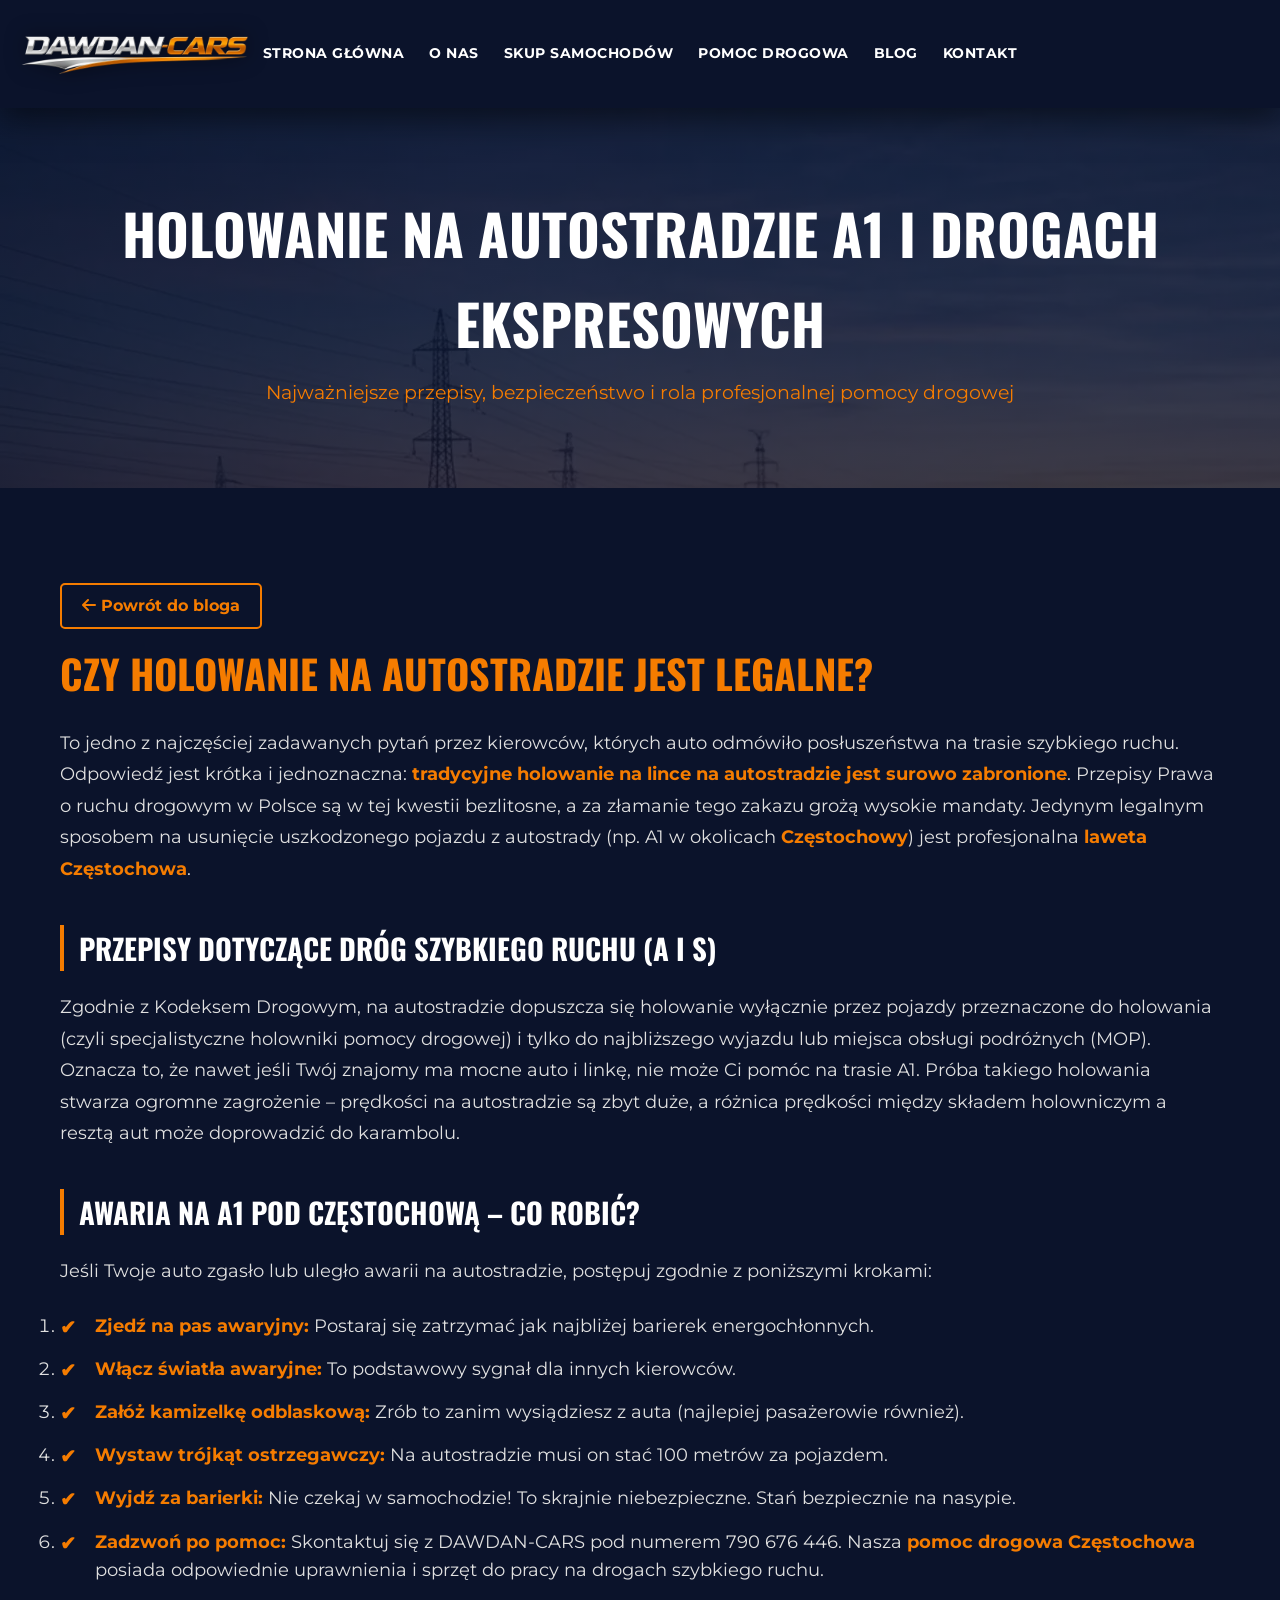
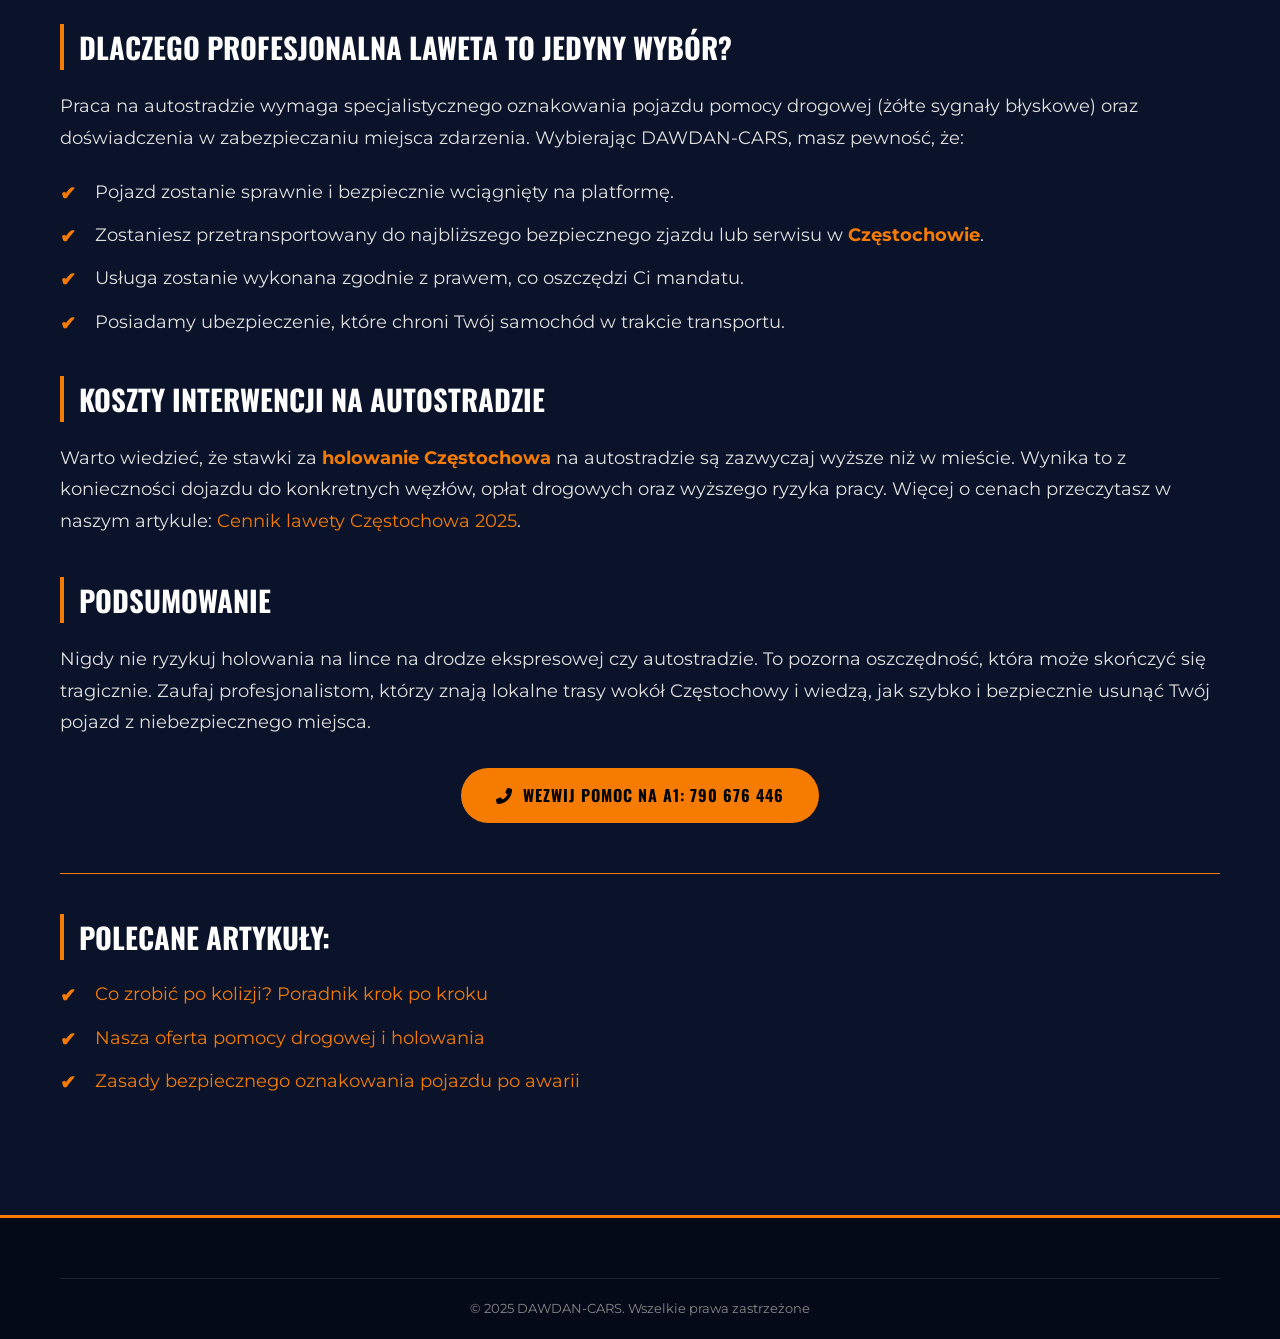
<file: holowanie-na-autostradzie-a1-przepisy.html>
<!DOCTYPE html>
<html lang="pl">
<head>
    <meta charset="UTF-8">
    <meta name="viewport" content="width=device-width, initial-scale=1.0">
    <title>Holowanie na autostradzie A1 i drogach S - Przepisy 2025 | DAWDAN-CARS</title>
    <meta name="description" content="Czy można holować auto na autostradzie? Poznaj aktualne przepisy dotyczące holowania na A1 i drogach ekspresowych. Dowiedz się, dlaczego laweta Częstochowa to jedyna opcja.">
    <link rel="canonical" href="https://dawdan-cars.pl/holowanie-na-autostradzie-a1-przepisy.html">

    <link rel="stylesheet" href="style.min.css" media="print" onload="this.media='all'">
    <link rel="stylesheet" href="critical.min.css">
    <noscript><link rel="stylesheet" href="style.min.css"></noscript>
    <link rel="preload" as="style" href="style.min.css">
    <link rel="preconnect" href="https://fonts.googleapis.com">
    <link rel="preconnect" href="https://fonts.gstatic.com" crossorigin>
    <link href="https://fonts.googleapis.com/css2?family=Montserrat:wght@400;700&family=Oswald:wght@500;700&display=swap" rel="stylesheet" media="print" onload="this.media='all'">
    <noscript><link href="https://fonts.googleapis.com/css2?family=Montserrat:wght@400;700&family=Oswald:wght@500;700&display=swap" rel="stylesheet"></noscript>
    <link rel="stylesheet" href="font-awesome.min.css" media="print" onload="this.media='all'">
    <link rel="icon" href="favicony/favicon.ico" type="image/x-icon">
    <script src="script.min.js" defer></script>
</head>
<body>
    <header>
        <div class="top-bar">
            <div class="container">
                <div class="logo">
                    <a href="index.html">
                        <img src="logo.webp" fetchpriority="high" alt="DAWDAN-CARS Częstochowa" width="349" height="60">
                    </a>
                </div>
                <nav>
                    <ul>
                        <li><a href="index.html">STRONA GŁÓWNA</a></li>
                        <li><a href="o-nas.html">O NAS</a></li>
                        <li><a href="skup-samochodow.html">SKUP SAMOCHODÓW</a></li>
                        <li><a href="laweta-pomoc-drogowa.html">POMOC DROGOWA</a></li>
                        <li><a href="blog.html">BLOG</a></li>
                        <li><a href="kontakt.html">KONTAKT</a></li>
                    </ul>
                </nav>
                <button class="menu-toggle" aria-label="Otwórz menu">
                    <span></span><span></span><span></span>
                </button>
            </div>
        </div>
    </header>
    <div class="overlay"></div>

    <section class="page-header" style="background: linear-gradient(rgba(11, 19, 43, 0.8), rgba(11, 19, 43, 0.8)), url('tlo.webp');">
        <div class="container">
            <h1>Holowanie na autostradzie A1 i drogach ekspresowych</h1>
            <p>Najważniejsze przepisy, bezpieczeństwo i rola profesjonalnej pomocy drogowej</p>
        </div>
    </section>

    <article class="about-content">
        <div class="container">
            <div class="seo-text-block" style="margin-bottom: 40px;">
                <a href="blog.html" class="btn-outline" style="display: inline-block; margin-bottom: 20px;"><i class="fas fa-arrow-left"></i> Powrót do bloga</a>

                <h2>Czy holowanie na autostradzie jest legalne?</h2>
                <p>To jedno z najczęściej zadawanych pytań przez kierowców, których auto odmówiło posłuszeństwa na trasie szybkiego ruchu. Odpowiedź jest krótka i jednoznaczna: <strong>tradycyjne holowanie na lince na autostradzie jest surowo zabronione</strong>. Przepisy Prawa o ruchu drogowym w Polsce są w tej kwestii bezlitosne, a za złamanie tego zakazu grożą wysokie mandaty. Jedynym legalnym sposobem na usunięcie uszkodzonego pojazdu z autostrady (np. A1 w okolicach <strong>Częstochowy</strong>) jest profesjonalna <strong>laweta Częstochowa</strong>.</p>

                <h3>Przepisy dotyczące dróg szybkiego ruchu (A i S)</h3>
                <p>Zgodnie z Kodeksem Drogowym, na autostradzie dopuszcza się holowanie wyłącznie przez pojazdy przeznaczone do holowania (czyli specjalistyczne holowniki pomocy drogowej) i tylko do najbliższego wyjazdu lub miejsca obsługi podróżnych (MOP). Oznacza to, że nawet jeśli Twój znajomy ma mocne auto i linkę, nie może Ci pomóc na trasie A1. Próba takiego holowania stwarza ogromne zagrożenie – prędkości na autostradzie są zbyt duże, a różnica prędkości między składem holowniczym a resztą aut może doprowadzić do karambolu.</p>

                <h3>Awaria na A1 pod Częstochową – co robić?</h3>
                <p>Jeśli Twoje auto zgasło lub uległo awarii na autostradzie, postępuj zgodnie z poniższymi krokami:</p>
                <ol>
                    <li><strong>Zjedź na pas awaryjny:</strong> Postaraj się zatrzymać jak najbliżej barierek energochłonnych.</li>
                    <li><strong>Włącz światła awaryjne:</strong> To podstawowy sygnał dla innych kierowców.</li>
                    <li><strong>Załóż kamizelkę odblaskową:</strong> Zrób to zanim wysiądziesz z auta (najlepiej pasażerowie również).</li>
                    <li><strong>Wystaw trójkąt ostrzegawczy:</strong> Na autostradzie musi on stać 100 metrów za pojazdem.</li>
                    <li><strong>Wyjdź za barierki:</strong> Nie czekaj w samochodzie! To skrajnie niebezpieczne. Stań bezpiecznie na nasypie.</li>
                    <li><strong>Zadzwoń po pomoc:</strong> Skontaktuj się z DAWDAN-CARS pod numerem 790 676 446. Nasza <strong>pomoc drogowa Częstochowa</strong> posiada odpowiednie uprawnienia i sprzęt do pracy na drogach szybkiego ruchu.</li>
                </ol>

                <h3>Dlaczego profesjonalna laweta to jedyny wybór?</h3>
                <p>Praca na autostradzie wymaga specjalistycznego oznakowania pojazdu pomocy drogowej (żółte sygnały błyskowe) oraz doświadczenia w zabezpieczaniu miejsca zdarzenia. Wybierając DAWDAN-CARS, masz pewność, że:</p>
                <ul>
                    <li>Pojazd zostanie sprawnie i bezpiecznie wciągnięty na platformę.</li>
                    <li>Zostaniesz przetransportowany do najbliższego bezpiecznego zjazdu lub serwisu w <strong>Częstochowie</strong>.</li>
                    <li>Usługa zostanie wykonana zgodnie z prawem, co oszczędzi Ci mandatu.</li>
                    <li>Posiadamy ubezpieczenie, które chroni Twój samochód w trakcie transportu.</li>
                </ul>

                <h3>Koszty interwencji na autostradzie</h3>
                <p>Warto wiedzieć, że stawki za <strong>holowanie Częstochowa</strong> na autostradzie są zazwyczaj wyższe niż w mieście. Wynika to z konieczności dojazdu do konkretnych węzłów, opłat drogowych oraz wyższego ryzyka pracy. Więcej o cenach przeczytasz w naszym artykule: <a href="ile-kosztuje-laweta-czestochowa.html">Cennik lawety Częstochowa 2025</a>.</p>

                <h3>Podsumowanie</h3>
                <p>Nigdy nie ryzykuj holowania na lince na drodze ekspresowej czy autostradzie. To pozorna oszczędność, która może skończyć się tragicznie. Zaufaj profesjonalistom, którzy znają lokalne trasy wokół Częstochowy i wiedzą, jak szybko i bezpiecznie usunąć Twój pojazd z niebezpiecznego miejsca.</p>

                <div style="margin-top: 30px; text-align: center;">
                    <a href="tel:+48790676446" class="btn btn-primary"><i class="fas fa-phone-alt"></i> Wezwij pomoc na A1: 790 676 446</a>
                </div>

                <div class="related-posts" style="margin-top: 50px; border-top: 1px solid var(--primary-color); pt-30px;">
                    <h3>Polecane artykuły:</h3>
                    <ul>
                        <li><a href="kolizja-czestochowa-co-robic.html">Co zrobić po kolizji? Poradnik krok po kroku</a></li>
                        <li><a href="pomoc-drogowa-laweta-czestochowa-24h.html">Nasza oferta pomocy drogowej i holowania</a></li>
                        <li><a href="pomoc-drogowa-porady.html">Zasady bezpiecznego oznakowania pojazdu po awarii</a></li>
                    </ul>
                </div>
            </div>
        </div>
    </article>

    <footer>
        <div class="container">
            <div class="footer-bottom">
                <p>&copy; 2025 DAWDAN-CARS. Wszelkie prawa zastrzeżone</p>
            </div>
        </div>
    </footer>
</body>
</html>
</file>
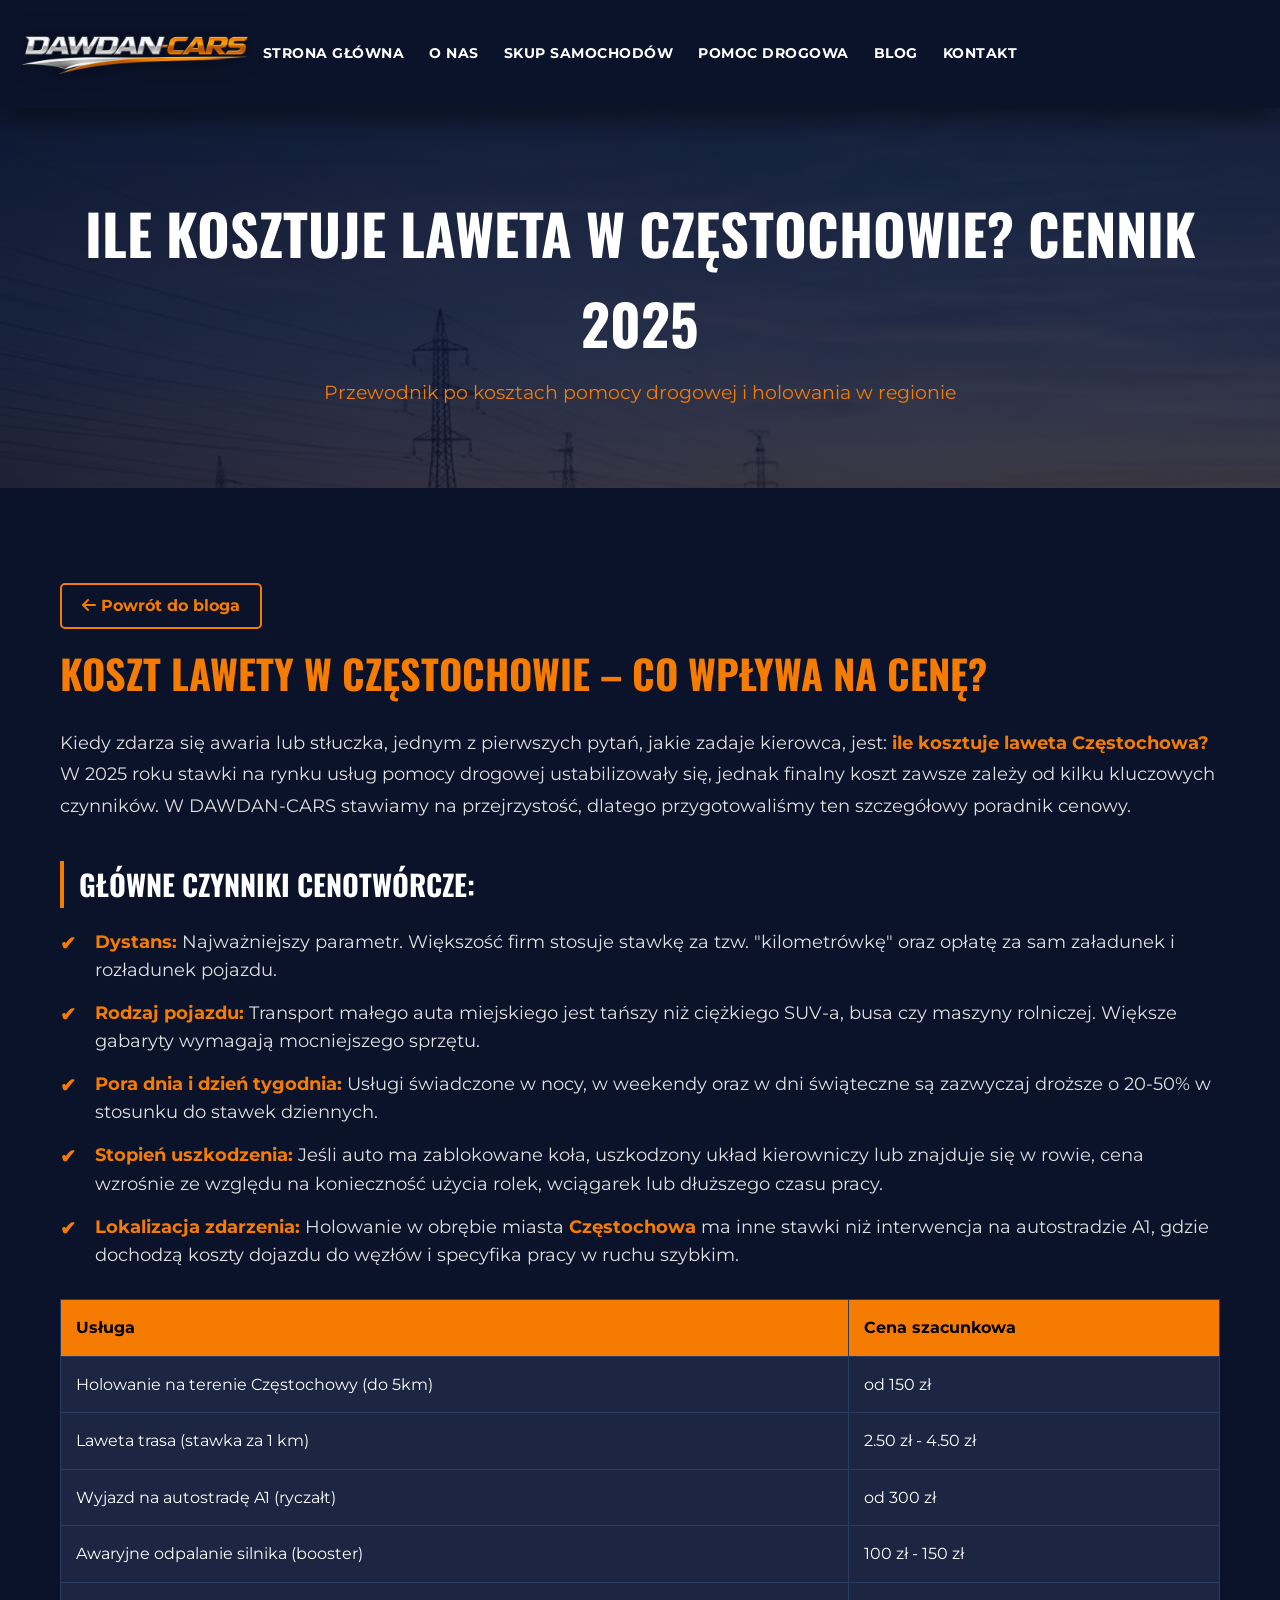
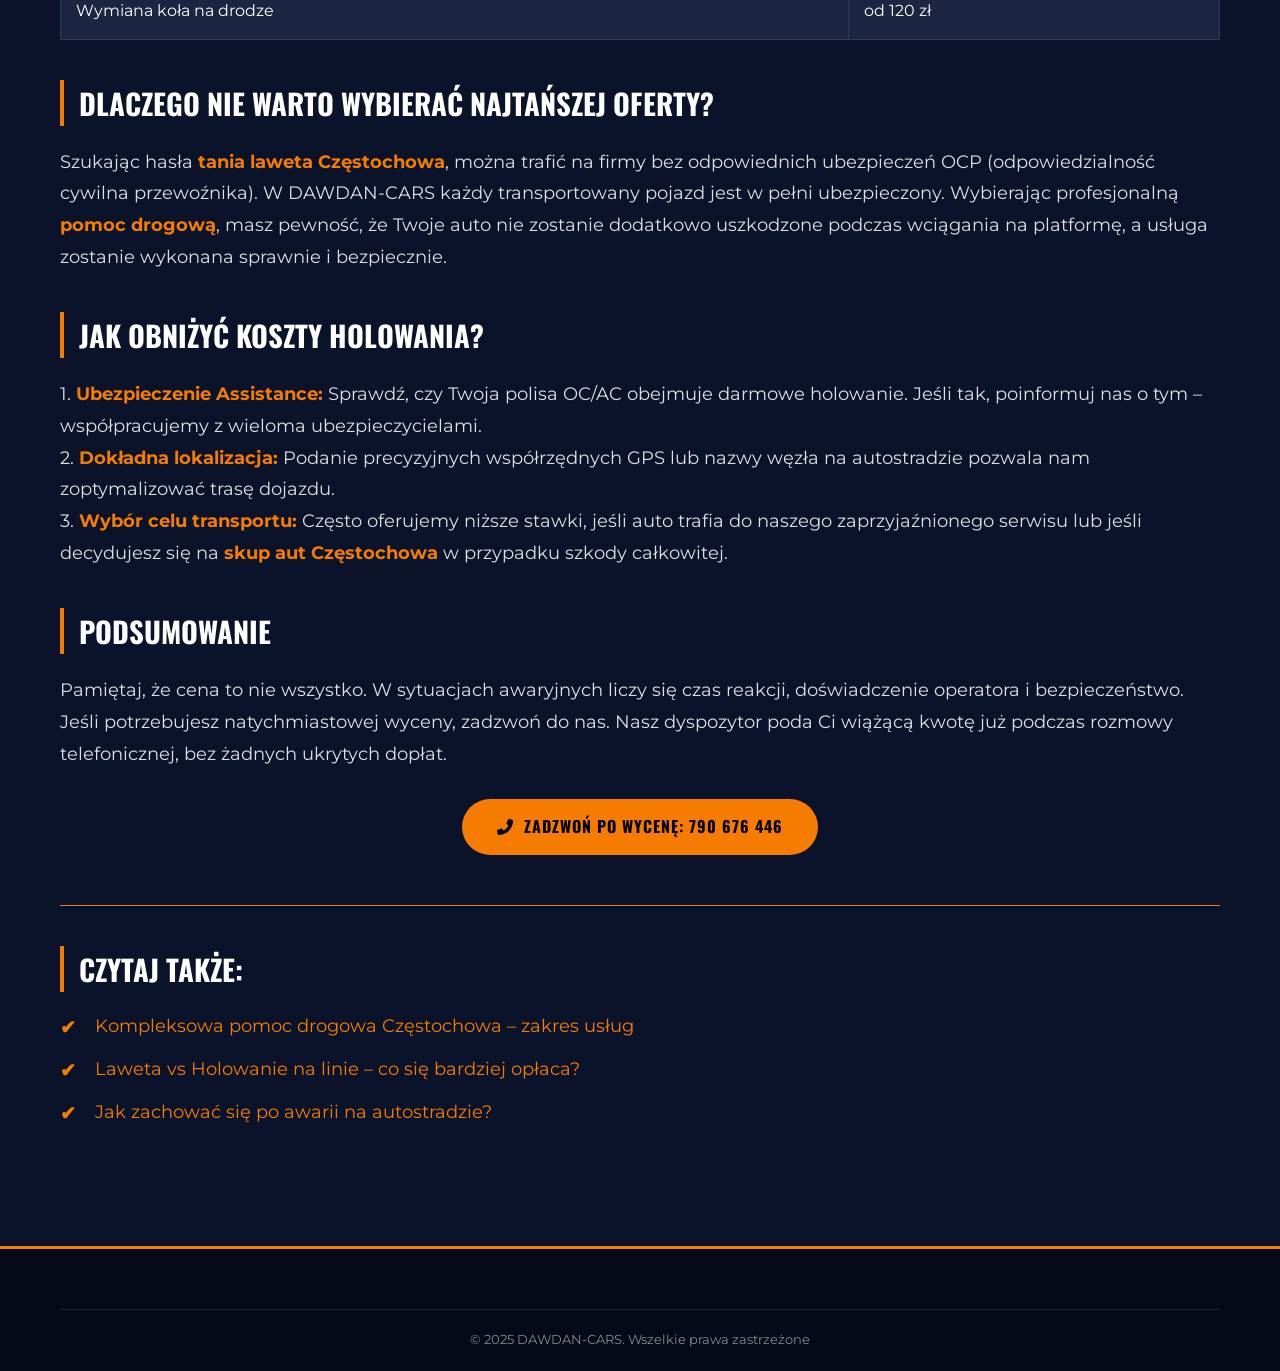
<file: ile-kosztuje-laweta-czestochowa.html>
<!DOCTYPE html>
<html lang="pl">
<head>
    <meta charset="UTF-8">
    <meta name="viewport" content="width=device-width, initial-scale=1.0">
    <title>Ile kosztuje laweta w Częstochowie? Cennik 2025 | DAWDAN-CARS</title>
    <meta name="description" content="Sprawdź aktualny cennik pomocy drogowej w Częstochowie na rok 2025. Dowiedz się, ile kosztuje laweta w mieście i na autostradzie A1. Przejrzyste stawki i brak ukrytych kosztów.">
    <link rel="canonical" href="https://dawdan-cars.pl/ile-kosztuje-laweta-czestochowa.html">

    <link rel="stylesheet" href="style.min.css" media="print" onload="this.media='all'">
    <link rel="stylesheet" href="critical.min.css">
    <noscript><link rel="stylesheet" href="style.min.css"></noscript>
    <link rel="preload" as="style" href="style.min.css">
    <link rel="preconnect" href="https://fonts.googleapis.com">
    <link rel="preconnect" href="https://fonts.gstatic.com" crossorigin>
    <link href="https://fonts.googleapis.com/css2?family=Montserrat:wght@400;700&family=Oswald:wght@500;700&display=swap" rel="stylesheet" media="print" onload="this.media='all'">
    <noscript><link href="https://fonts.googleapis.com/css2?family=Montserrat:wght@400;700&family=Oswald:wght@500;700&display=swap" rel="stylesheet"></noscript>
    <link rel="stylesheet" href="font-awesome.min.css" media="print" onload="this.media='all'">
    <link rel="icon" href="favicony/favicon.ico" type="image/x-icon">
    <script src="script.min.js" defer></script>
</head>
<body>
    <header>
        <div class="top-bar">
            <div class="container">
                <div class="logo">
                    <a href="index.html">
                        <img src="logo.webp" fetchpriority="high" alt="DAWDAN-CARS Częstochowa" width="349" height="60">
                    </a>
                </div>
                <nav>
                    <ul>
                        <li><a href="index.html">STRONA GŁÓWNA</a></li>
                        <li><a href="o-nas.html">O NAS</a></li>
                        <li><a href="skup-samochodow.html">SKUP SAMOCHODÓW</a></li>
                        <li><a href="laweta-pomoc-drogowa.html">POMOC DROGOWA</a></li>
                        <li><a href="blog.html">BLOG</a></li>
                        <li><a href="kontakt.html">KONTAKT</a></li>
                    </ul>
                </nav>
                <button class="menu-toggle" aria-label="Otwórz menu">
                    <span></span><span></span><span></span>
                </button>
            </div>
        </div>
    </header>
    <div class="overlay"></div>

    <section class="page-header" style="background: linear-gradient(rgba(11, 19, 43, 0.8), rgba(11, 19, 43, 0.8)), url('tlo.webp');">
        <div class="container">
            <h1>Ile kosztuje laweta w Częstochowie? Cennik 2025</h1>
            <p>Przewodnik po kosztach pomocy drogowej i holowania w regionie</p>
        </div>
    </section>

    <article class="about-content">
        <div class="container">
            <div class="seo-text-block" style="margin-bottom: 40px;">
                <a href="blog.html" class="btn-outline" style="display: inline-block; margin-bottom: 20px;"><i class="fas fa-arrow-left"></i> Powrót do bloga</a>

                <h2>Koszt lawety w Częstochowie – co wpływa na cenę?</h2>
                <p>Kiedy zdarza się awaria lub stłuczka, jednym z pierwszych pytań, jakie zadaje kierowca, jest: <strong>ile kosztuje laweta Częstochowa?</strong> W 2025 roku stawki na rynku usług pomocy drogowej ustabilizowały się, jednak finalny koszt zawsze zależy od kilku kluczowych czynników. W DAWDAN-CARS stawiamy na przejrzystość, dlatego przygotowaliśmy ten szczegółowy poradnik cenowy.</p>

                <h3>Główne czynniki cenotwórcze:</h3>
                <ul>
                    <li><strong>Dystans:</strong> Najważniejszy parametr. Większość firm stosuje stawkę za tzw. "kilometrówkę" oraz opłatę za sam załadunek i rozładunek pojazdu.</li>
                    <li><strong>Rodzaj pojazdu:</strong> Transport małego auta miejskiego jest tańszy niż ciężkiego SUV-a, busa czy maszyny rolniczej. Większe gabaryty wymagają mocniejszego sprzętu.</li>
                    <li><strong>Pora dnia i dzień tygodnia:</strong> Usługi świadczone w nocy, w weekendy oraz w dni świąteczne są zazwyczaj droższe o 20-50% w stosunku do stawek dziennych.</li>
                    <li><strong>Stopień uszkodzenia:</strong> Jeśli auto ma zablokowane koła, uszkodzony układ kierowniczy lub znajduje się w rowie, cena wzrośnie ze względu na konieczność użycia rolek, wciągarek lub dłuższego czasu pracy.</li>
                    <li><strong>Lokalizacja zdarzenia:</strong> Holowanie w obrębie miasta <strong>Częstochowa</strong> ma inne stawki niż interwencja na autostradzie A1, gdzie dochodzą koszty dojazdu do węzłów i specyfika pracy w ruchu szybkim.</li>
                </ul>

                <div class="pricing-table-container" style="overflow-x: auto; margin: 30px 0;">
                    <table style="width: 100%; border-collapse: collapse; background: #1c2541; border: 1px solid #2a3b63; color: #fff;">
                        <thead style="background: var(--primary-color); color: #000;">
                            <tr>
                                <th style="padding: 15px; border: 1px solid #2a3b63; text-align: left;">Usługa</th>
                                <th style="padding: 15px; border: 1px solid #2a3b63; text-align: left;">Cena szacunkowa</th>
                            </tr>
                        </thead>
                        <tbody>
                            <tr>
                                <td style="padding: 15px; border: 1px solid #2a3b63;">Holowanie na terenie Częstochowy (do 5km)</td>
                                <td style="padding: 15px; border: 1px solid #2a3b63;">od 150 zł</td>
                            </tr>
                            <tr>
                                <td style="padding: 15px; border: 1px solid #2a3b63;">Laweta trasa (stawka za 1 km)</td>
                                <td style="padding: 15px; border: 1px solid #2a3b63;">2.50 zł - 4.50 zł</td>
                            </tr>
                            <tr>
                                <td style="padding: 15px; border: 1px solid #2a3b63;">Wyjazd na autostradę A1 (ryczałt)</td>
                                <td style="padding: 15px; border: 1px solid #2a3b63;">od 300 zł</td>
                            </tr>
                            <tr>
                                <td style="padding: 15px; border: 1px solid #2a3b63;">Awaryjne odpalanie silnika (booster)</td>
                                <td style="padding: 15px; border: 1px solid #2a3b63;">100 zł - 150 zł</td>
                            </tr>
                            <tr>
                                <td style="padding: 15px; border: 1px solid #2a3b63;">Wymiana koła na drodze</td>
                                <td style="padding: 15px; border: 1px solid #2a3b63;">od 120 zł</td>
                            </tr>
                        </tbody>
                    </table>
                </div>

                <h3>Dlaczego nie warto wybierać najtańszej oferty?</h3>
                <p>Szukając hasła <strong>tania laweta Częstochowa</strong>, można trafić na firmy bez odpowiednich ubezpieczeń OCP (odpowiedzialność cywilna przewoźnika). W DAWDAN-CARS każdy transportowany pojazd jest w pełni ubezpieczony. Wybierając profesjonalną <strong>pomoc drogową</strong>, masz pewność, że Twoje auto nie zostanie dodatkowo uszkodzone podczas wciągania na platformę, a usługa zostanie wykonana sprawnie i bezpiecznie.</p>

                <h3>Jak obniżyć koszty holowania?</h3>
                <p>1. <strong>Ubezpieczenie Assistance:</strong> Sprawdź, czy Twoja polisa OC/AC obejmuje darmowe holowanie. Jeśli tak, poinformuj nas o tym – współpracujemy z wieloma ubezpieczycielami.<br>
                2. <strong>Dokładna lokalizacja:</strong> Podanie precyzyjnych współrzędnych GPS lub nazwy węzła na autostradzie pozwala nam zoptymalizować trasę dojazdu.<br>
                3. <strong>Wybór celu transportu:</strong> Często oferujemy niższe stawki, jeśli auto trafia do naszego zaprzyjaźnionego serwisu lub jeśli decydujesz się na <strong>skup aut Częstochowa</strong> w przypadku szkody całkowitej.</p>

                <h3>Podsumowanie</h3>
                <p>Pamiętaj, że cena to nie wszystko. W sytuacjach awaryjnych liczy się czas reakcji, doświadczenie operatora i bezpieczeństwo. Jeśli potrzebujesz natychmiastowej wyceny, zadzwoń do nas. Nasz dyspozytor poda Ci wiążącą kwotę już podczas rozmowy telefonicznej, bez żadnych ukrytych dopłat.</p>

                <div style="margin-top: 30px; text-align: center;">
                    <a href="tel:+48790676446" class="btn btn-primary"><i class="fas fa-phone-alt"></i> Zadzwoń po wycenę: 790 676 446</a>
                </div>

                <div class="related-posts" style="margin-top: 50px; border-top: 1px solid var(--primary-color); pt-30px;">
                    <h3>Czytaj także:</h3>
                    <ul>
                        <li><a href="pomoc-drogowa-laweta-czestochowa-24h.html">Kompleksowa pomoc drogowa Częstochowa – zakres usług</a></li>
                        <li><a href="laweta-porady.html">Laweta vs Holowanie na linie – co się bardziej opłaca?</a></li>
                        <li><a href="pomoc-drogowa-porady.html">Jak zachować się po awarii na autostradzie?</a></li>
                    </ul>
                </div>
            </div>
        </div>
    </article>

    <footer>
        <div class="container">
            <div class="footer-bottom">
                <p>&copy; 2025 DAWDAN-CARS. Wszelkie prawa zastrzeżone</p>
            </div>
        </div>
    </footer>
</body>
</html>
</file>
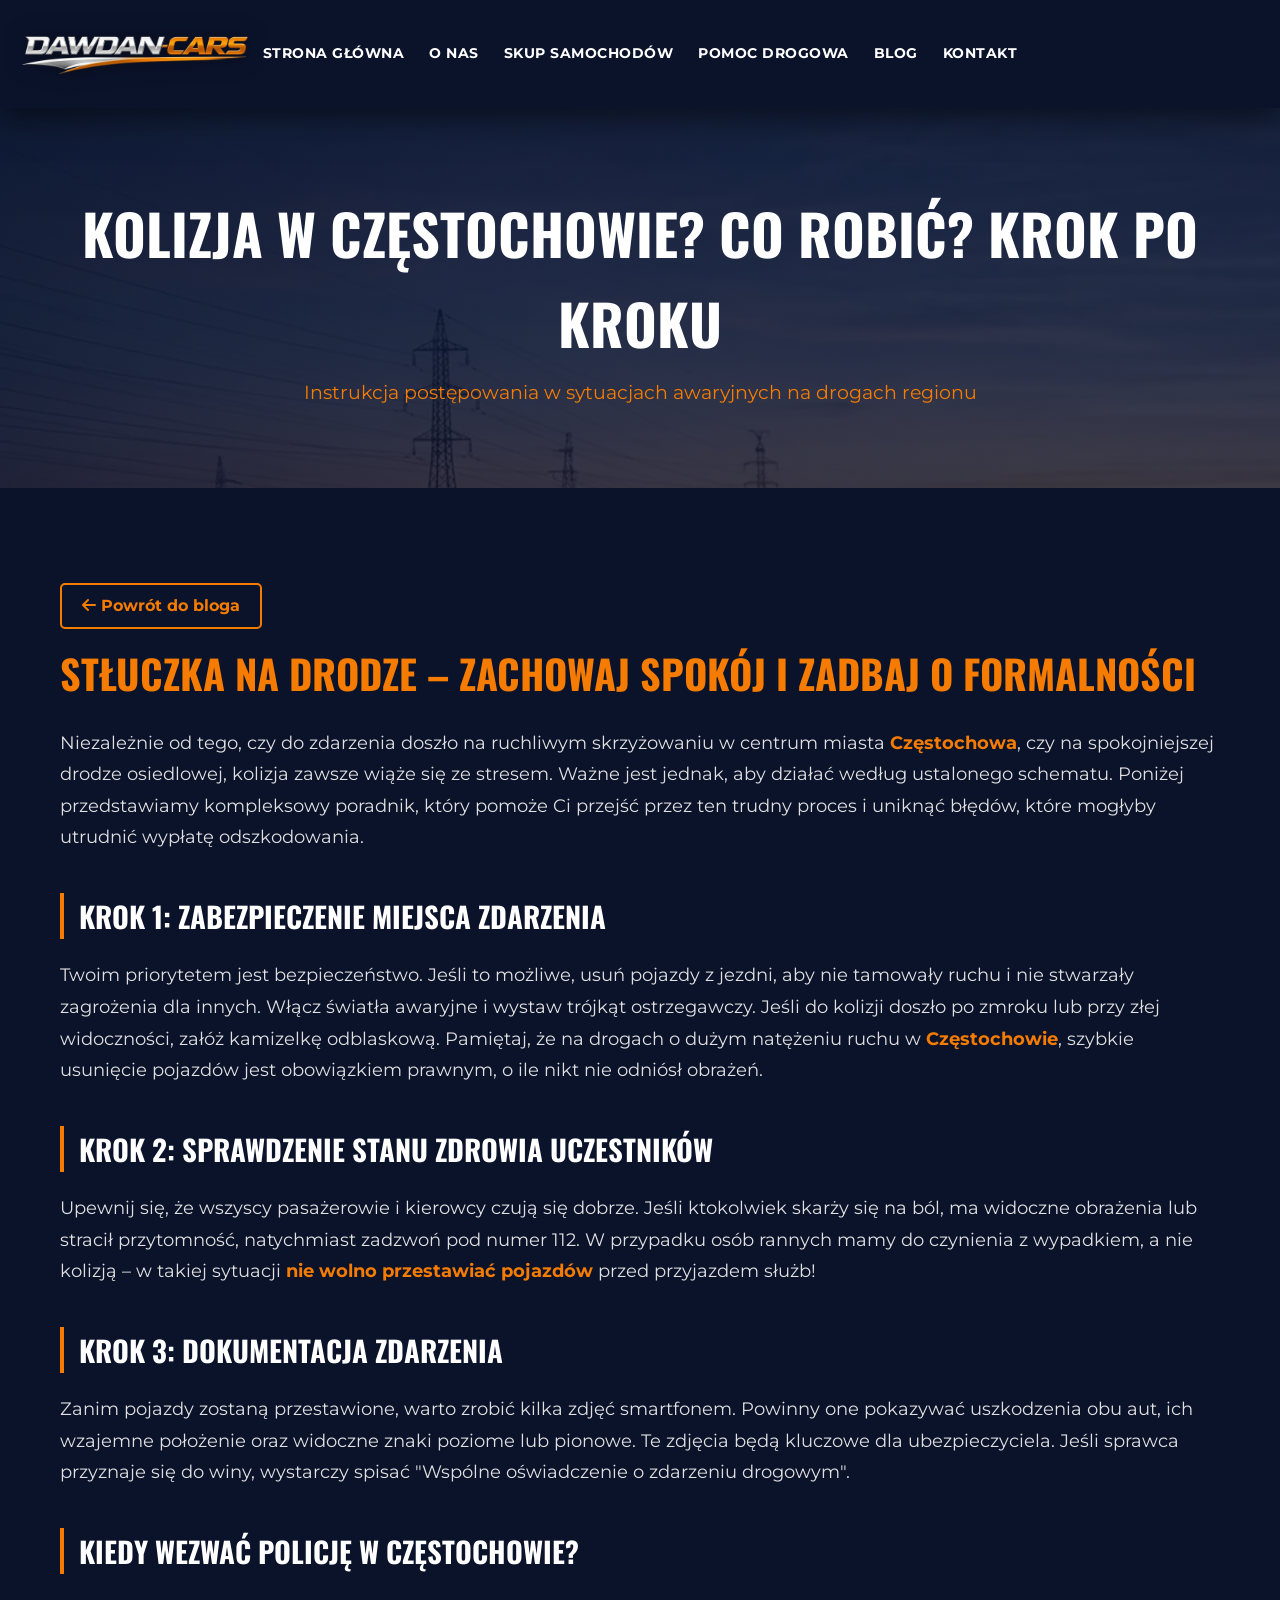
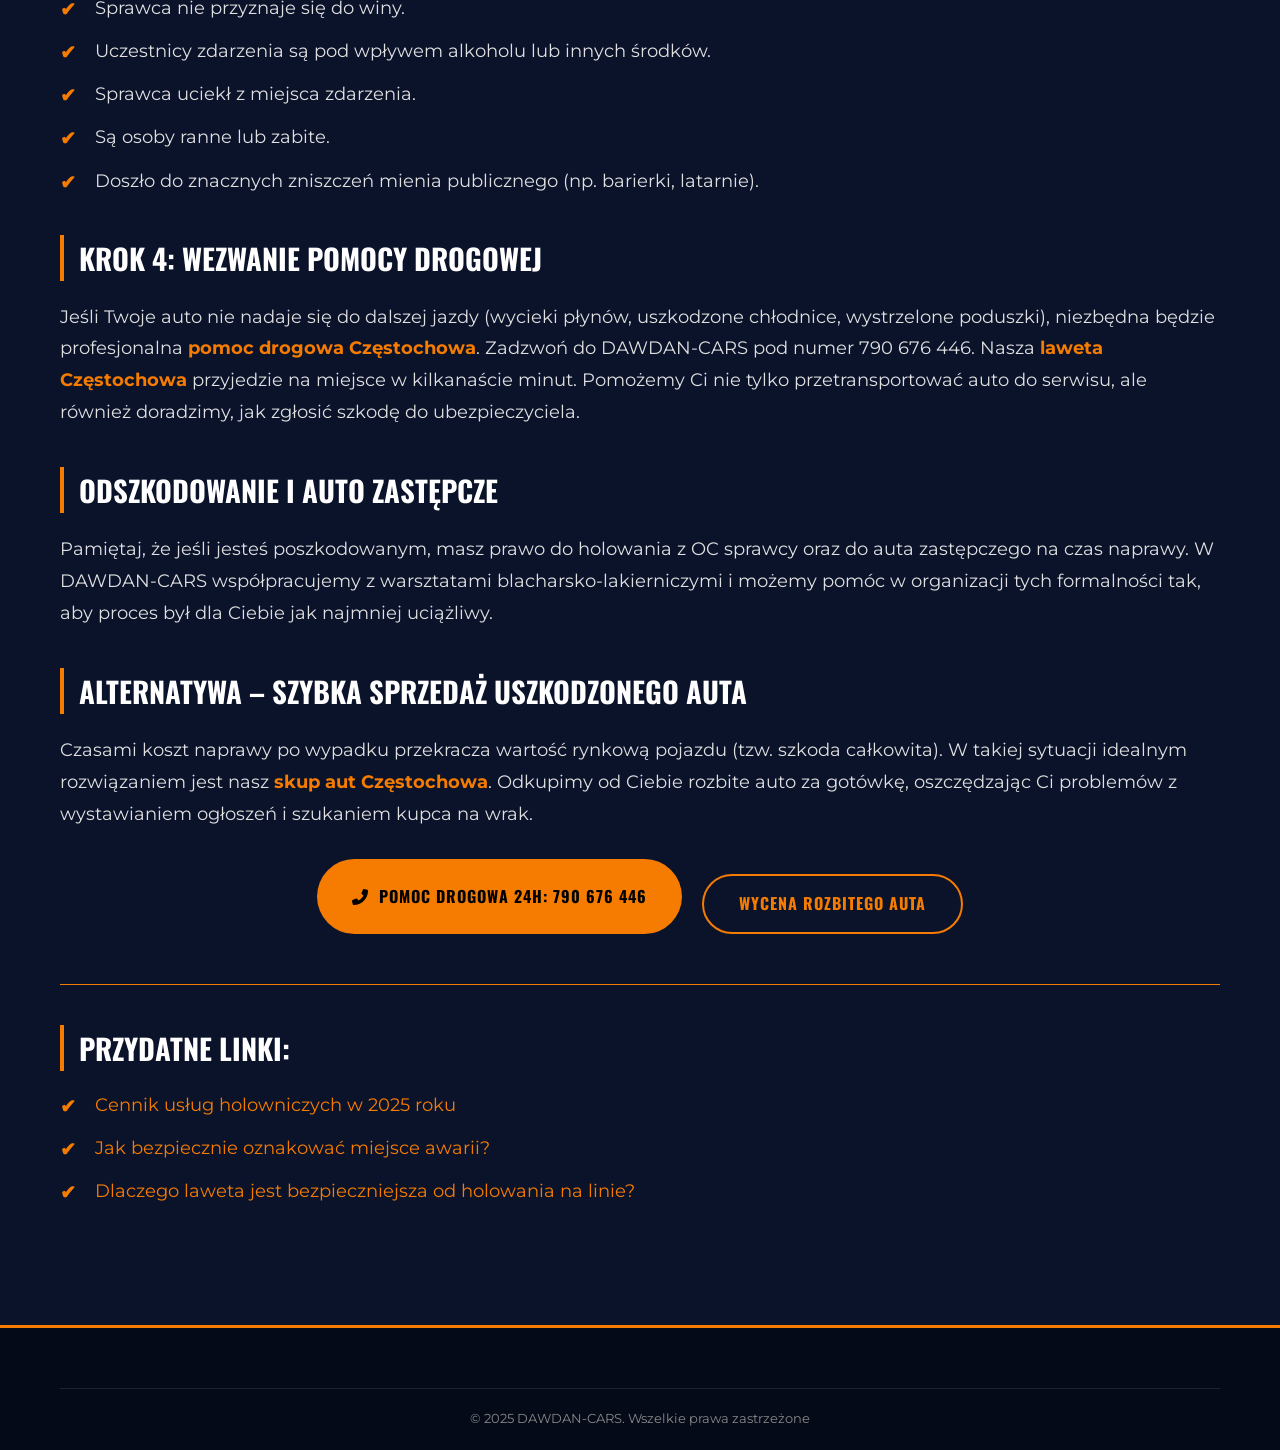
<file: kolizja-czestochowa-co-robic.html>
<!DOCTYPE html>
<html lang="pl">
<head>
    <meta charset="UTF-8">
    <meta name="viewport" content="width=device-width, initial-scale=1.0">
    <title>Kolizja lub wypadek w Częstochowie? Co robić? Krok po kroku | DAWDAN-CARS</title>
    <meta name="description" content="Praktyczny poradnik: jak zachować się po kolizji w Częstochowie. Kiedy wezwać policję, jak sporządzić oświadczenie i kiedy potrzebna będzie pomoc drogowa Częstochowa.">
    <link rel="canonical" href="https://dawdan-cars.pl/kolizja-czestochowa-co-robic.html">

    <link rel="stylesheet" href="style.min.css" media="print" onload="this.media='all'">
    <link rel="stylesheet" href="critical.min.css">
    <noscript><link rel="stylesheet" href="style.min.css"></noscript>
    <link rel="preload" as="style" href="style.min.css">
    <link rel="preconnect" href="https://fonts.googleapis.com">
    <link rel="preconnect" href="https://fonts.gstatic.com" crossorigin>
    <link href="https://fonts.googleapis.com/css2?family=Montserrat:wght@400;700&family=Oswald:wght@500;700&display=swap" rel="stylesheet" media="print" onload="this.media='all'">
    <noscript><link href="https://fonts.googleapis.com/css2?family=Montserrat:wght@400;700&family=Oswald:wght@500;700&display=swap" rel="stylesheet"></noscript>
    <link rel="stylesheet" href="font-awesome.min.css" media="print" onload="this.media='all'">
    <link rel="icon" href="favicony/favicon.ico" type="image/x-icon">
    <script src="script.min.js" defer></script>
</head>
<body>
    <header>
        <div class="top-bar">
            <div class="container">
                <div class="logo">
                    <a href="index.html">
                        <img src="logo.webp" fetchpriority="high" alt="DAWDAN-CARS Częstochowa" width="349" height="60">
                    </a>
                </div>
                <nav>
                    <ul>
                        <li><a href="index.html">STRONA GŁÓWNA</a></li>
                        <li><a href="o-nas.html">O NAS</a></li>
                        <li><a href="skup-samochodow.html">SKUP SAMOCHODÓW</a></li>
                        <li><a href="laweta-pomoc-drogowa.html">POMOC DROGOWA</a></li>
                        <li><a href="blog.html">BLOG</a></li>
                        <li><a href="kontakt.html">KONTAKT</a></li>
                    </ul>
                </nav>
                <button class="menu-toggle" aria-label="Otwórz menu">
                    <span></span><span></span><span></span>
                </button>
            </div>
        </div>
    </header>
    <div class="overlay"></div>

    <section class="page-header" style="background: linear-gradient(rgba(11, 19, 43, 0.8), rgba(11, 19, 43, 0.8)), url('tlo.webp');">
        <div class="container">
            <h1>Kolizja w Częstochowie? Co robić? Krok po kroku</h1>
            <p>Instrukcja postępowania w sytuacjach awaryjnych na drogach regionu</p>
        </div>
    </section>

    <article class="about-content">
        <div class="container">
            <div class="seo-text-block" style="margin-bottom: 40px;">
                <a href="blog.html" class="btn-outline" style="display: inline-block; margin-bottom: 20px;"><i class="fas fa-arrow-left"></i> Powrót do bloga</a>

                <h2>Stłuczka na drodze – zachowaj spokój i zadbaj o formalności</h2>
                <p>Niezależnie od tego, czy do zdarzenia doszło na ruchliwym skrzyżowaniu w centrum miasta <strong>Częstochowa</strong>, czy na spokojniejszej drodze osiedlowej, kolizja zawsze wiąże się ze stresem. Ważne jest jednak, aby działać według ustalonego schematu. Poniżej przedstawiamy kompleksowy poradnik, który pomoże Ci przejść przez ten trudny proces i uniknąć błędów, które mogłyby utrudnić wypłatę odszkodowania.</p>

                <h3>Krok 1: Zabezpieczenie miejsca zdarzenia</h3>
                <p>Twoim priorytetem jest bezpieczeństwo. Jeśli to możliwe, usuń pojazdy z jezdni, aby nie tamowały ruchu i nie stwarzały zagrożenia dla innych. Włącz światła awaryjne i wystaw trójkąt ostrzegawczy. Jeśli do kolizji doszło po zmroku lub przy złej widoczności, załóż kamizelkę odblaskową. Pamiętaj, że na drogach o dużym natężeniu ruchu w <strong>Częstochowie</strong>, szybkie usunięcie pojazdów jest obowiązkiem prawnym, o ile nikt nie odniósł obrażeń.</p>

                <h3>Krok 2: Sprawdzenie stanu zdrowia uczestników</h3>
                <p>Upewnij się, że wszyscy pasażerowie i kierowcy czują się dobrze. Jeśli ktokolwiek skarży się na ból, ma widoczne obrażenia lub stracił przytomność, natychmiast zadzwoń pod numer 112. W przypadku osób rannych mamy do czynienia z wypadkiem, a nie kolizją – w takiej sytuacji <strong>nie wolno przestawiać pojazdów</strong> przed przyjazdem służb!</p>

                <h3>Krok 3: Dokumentacja zdarzenia</h3>
                <p>Zanim pojazdy zostaną przestawione, warto zrobić kilka zdjęć smartfonem. Powinny one pokazywać uszkodzenia obu aut, ich wzajemne położenie oraz widoczne znaki poziome lub pionowe. Te zdjęcia będą kluczowe dla ubezpieczyciela. Jeśli sprawca przyznaje się do winy, wystarczy spisać "Wspólne oświadczenie o zdarzeniu drogowym".</p>

                <h3>Kiedy wezwać policję w Częstochowie?</h3>
                <ul>
                    <li>Sprawca nie przyznaje się do winy.</li>
                    <li>Uczestnicy zdarzenia są pod wpływem alkoholu lub innych środków.</li>
                    <li>Sprawca uciekł z miejsca zdarzenia.</li>
                    <li>Są osoby ranne lub zabite.</li>
                    <li>Doszło do znacznych zniszczeń mienia publicznego (np. barierki, latarnie).</li>
                </ul>

                <h3>Krok 4: Wezwanie pomocy drogowej</h3>
                <p>Jeśli Twoje auto nie nadaje się do dalszej jazdy (wycieki płynów, uszkodzone chłodnice, wystrzelone poduszki), niezbędna będzie profesjonalna <strong>pomoc drogowa Częstochowa</strong>. Zadzwoń do DAWDAN-CARS pod numer 790 676 446. Nasza <strong>laweta Częstochowa</strong> przyjedzie na miejsce w kilkanaście minut. Pomożemy Ci nie tylko przetransportować auto do serwisu, ale również doradzimy, jak zgłosić szkodę do ubezpieczyciela.</p>

                <h3>Odszkodowanie i auto zastępcze</h3>
                <p>Pamiętaj, że jeśli jesteś poszkodowanym, masz prawo do holowania z OC sprawcy oraz do auta zastępczego na czas naprawy. W DAWDAN-CARS współpracujemy z warsztatami blacharsko-lakierniczymi i możemy pomóc w organizacji tych formalności tak, aby proces był dla Ciebie jak najmniej uciążliwy.</p>

                <h3>Alternatywa – szybka sprzedaż uszkodzonego auta</h3>
                <p>Czasami koszt naprawy po wypadku przekracza wartość rynkową pojazdu (tzw. szkoda całkowita). W takiej sytuacji idealnym rozwiązaniem jest nasz <strong>skup aut Częstochowa</strong>. Odkupimy od Ciebie rozbite auto za gotówkę, oszczędzając Ci problemów z wystawianiem ogłoszeń i szukaniem kupca na wrak.</p>

                <div style="margin-top: 30px; text-align: center; display: flex; flex-wrap: wrap; justify-content: center; gap: 20px;">
                    <a href="tel:+48790676446" class="btn btn-primary"><i class="fas fa-phone-alt"></i> Pomoc Drogowa 24h: 790 676 446</a>
                    <a href="skup-samochodow.html" class="btn btn-outline">Wycena rozbitego auta</a>
                </div>

                <div class="related-posts" style="margin-top: 50px; border-top: 1px solid var(--primary-color); pt-30px;">
                    <h3>Przydatne linki:</h3>
                    <ul>
                        <li><a href="ile-kosztuje-laweta-czestochowa.html">Cennik usług holowniczych w 2025 roku</a></li>
                        <li><a href="pomoc-drogowa-porady.html">Jak bezpiecznie oznakować miejsce awarii?</a></li>
                        <li><a href="laweta-porady.html">Dlaczego laweta jest bezpieczniejsza od holowania na linie?</a></li>
                    </ul>
                </div>
            </div>
        </div>
    </article>

    <footer>
        <div class="container">
            <div class="footer-bottom">
                <p>&copy; 2025 DAWDAN-CARS. Wszelkie prawa zastrzeżone</p>
            </div>
        </div>
    </footer>
</body>
</html>
</file>
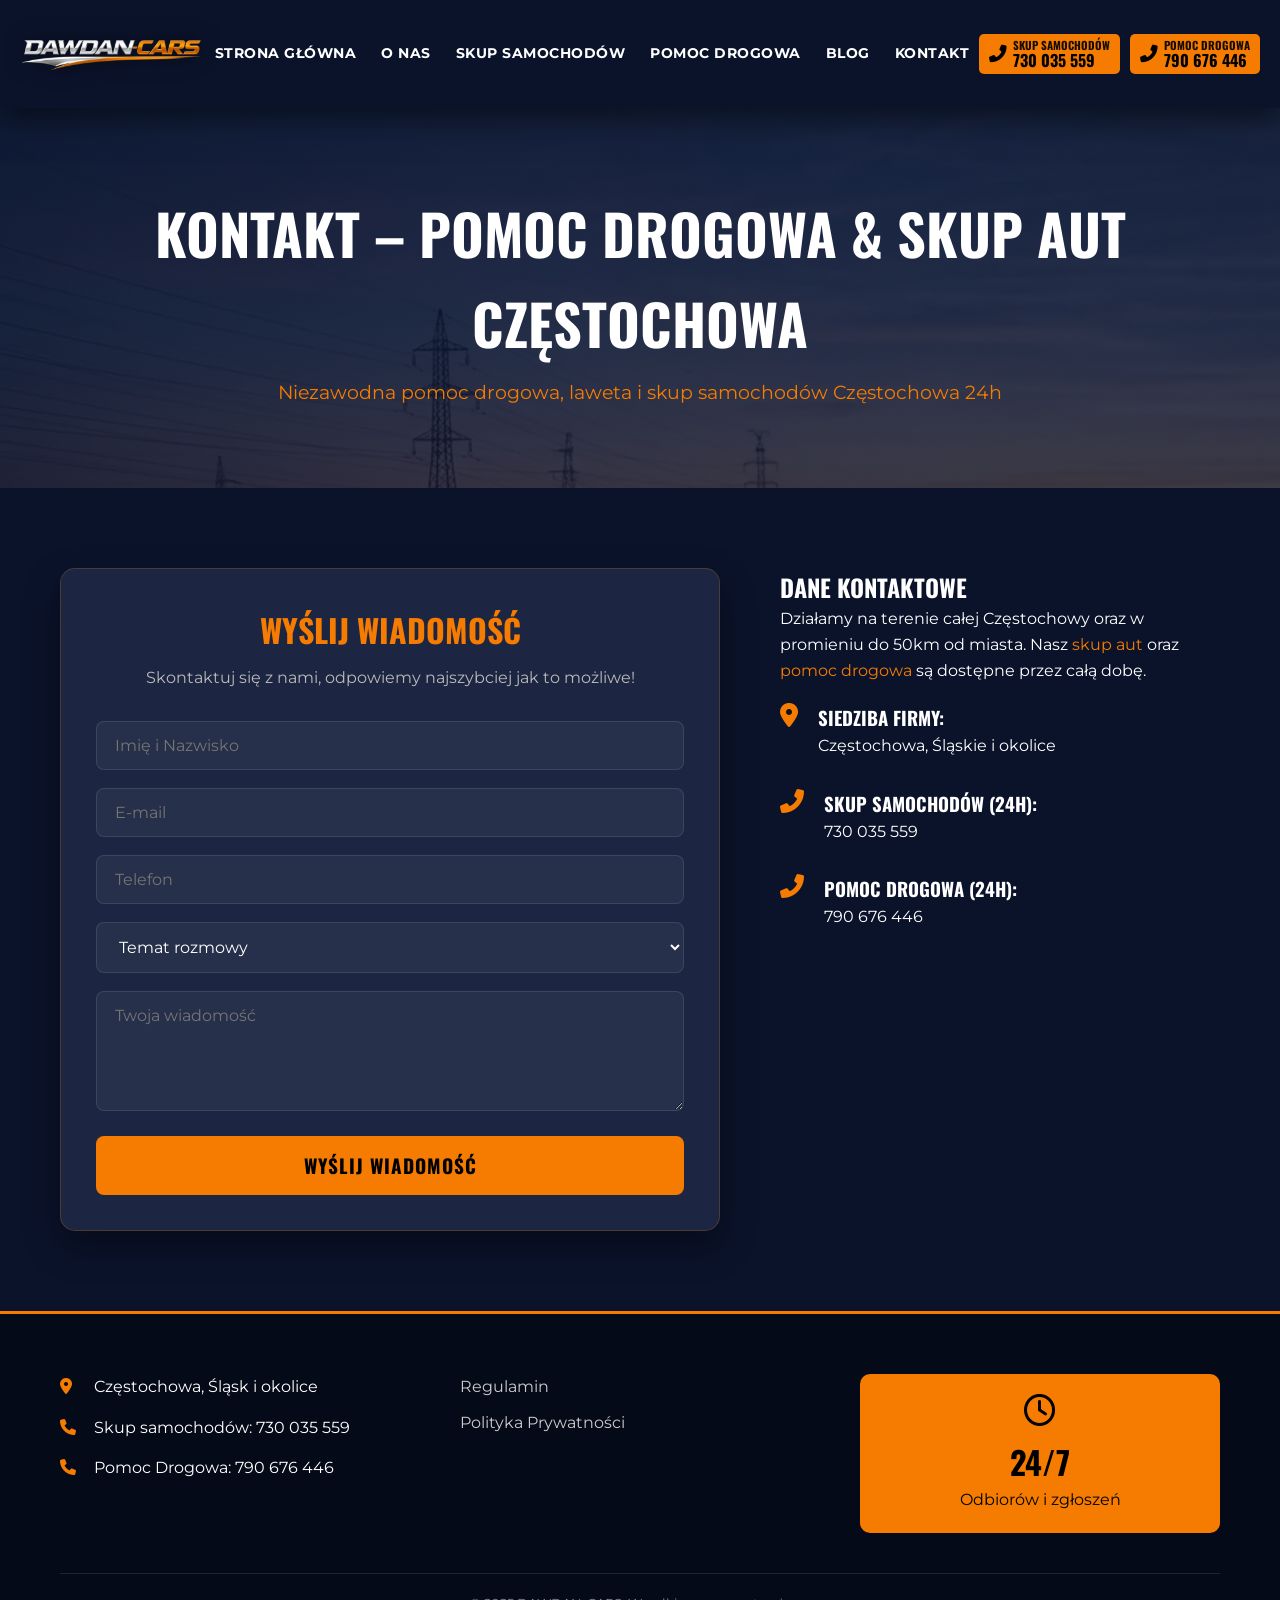
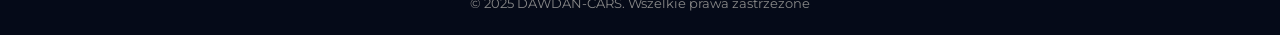
<file: kontakt.html>
<!DOCTYPE html>
<html lang="pl">
<head>

    <meta charset="UTF-8">
    <meta name="viewport" content="width=device-width, initial-scale=1.0">
    <title>Kontakt | Pomoc Drogowa, Laweta i Skup Aut Częstochowa 24h</title>

<meta name="description" content="Kontakt z DAWDAN-CARS. Potrzebna pomoc drogowa Częstochowa lub laweta? Chcesz sprzedać auto? Skup aut Częstochowa 24h – zadzwoń i wezwij holowanie już teraz!">

<link rel="canonical" href="https://dawdan-cars.pl/kontakt.html">

<script type="application/ld+json">
{
  "@context": "https://schema.org",
  "@type": "LocalBusiness",
  "name": "DAWDAN-CARS",
  "image": "https://dawdan-cars.pl/logo.webp",
  "@id": "https://dawdan-cars.pl/#business",
  "url": "https://dawdan-cars.pl/kontakt.html",
  "telephone": "+48730035559",
  "address": {
    "@type": "PostalAddress",
    "streetAddress": "Częstochowa i okolice",
    "addressLocality": "Częstochowa",
    "postalCode": "42-200",
    "addressCountry": "PL"
  }
}
</script>

    <link rel="stylesheet" href="style.min.css" media="print" onload="this.media='all'">
    <link rel="stylesheet" href="critical.min.css">
    <noscript><link rel="stylesheet" href="style.min.css"></noscript>
    <link rel="preload" as="style" href="style.min.css">
    <link rel="preconnect" href="https://fonts.googleapis.com">
    <link rel="preconnect" href="https://fonts.gstatic.com" crossorigin>
    <link href="https://fonts.googleapis.com/css2?family=Montserrat:wght@400;700&family=Oswald:wght@500;700&display=swap" rel="stylesheet" media="print" onload="this.media='all'">
    <noscript><link href="https://fonts.googleapis.com/css2?family=Montserrat:wght@400;700&family=Oswald:wght@500;700&display=swap" rel="stylesheet"></noscript>
    <link rel="stylesheet" href="font-awesome.min.css" media="print" onload="this.media='all'">
    <noscript><link rel="stylesheet" href="font-awesome.min.css"></noscript>
    <!-- NOWE -->
    <link rel="preload" as="image" href="tlo.webp" fetchpriority="high" type="image/webp">

    <!-- ICONS -->
    <link rel="icon" href="favicony/favicon.ico" type="image/x-icon">
    <link rel="shortcut icon" href="favicony/favicon.ico" type="image/x-icon">
    <link rel="icon" href="favicony/favicon.ico" sizes="any">
    <link rel="icon" type="image/png" sizes="16x16" href="favicony/favicon-16x16.png">
    <link rel="icon" type="image/png" sizes="32x32" href="favicony/favicon-32x32.png">
    <link rel="icon" type="image/png" sizes="48x48" href="favicony/favicon-48x48.png">
    <link rel="icon" type="image/png" sizes="64x64" href="favicony/favicon-64x64.png">
    <link rel="icon" type="image/png" sizes="192x192" href="favicony/favicon-192x192.png">
    <link rel="icon" type="image/png" sizes="512x512" href="favicony/favicon-512x512.png">
    <link rel="apple-touch-icon" sizes="180x180" href="favicony/favicon-180x180.png">
    <script src="script.min.js" defer></script>
</head>
<body>
    <header>
        <div class="top-bar">
            <div class="container">
                <div class="logo">
                    <a href="index.html">
                        <img src="logo.webp" fetchpriority="high" alt="Kontakt DAWDAN-CARS Częstochowa" width="349" height="60">
                    </a>
                </div>
                <nav>
                    <ul>
                        <li><a href="index.html">STRONA GŁÓWNA</a></li>
                        <li><a href="o-nas.html">O NAS</a></li>
                        <li><a href="skup-samochodow.html">SKUP SAMOCHODÓW</a></li>
                        <li><a href="laweta-pomoc-drogowa.html">POMOC DROGOWA</a></li>
                        <li><a href="blog.html">BLOG</a></li>
                        <li><a href="kontakt.html">KONTAKT</a></li>
                    </ul>
                    <div class="header-cta mobile-only">
                        <a href="tel:+48730035559" class="btn-call">
                            <i class="fas fa-phone-alt"></i>
                            <span>
                                <span class="btn-label">SKUP SAMOCHODÓW</span>
                                <span class="btn-number">730 035 559</span>
                            </span>
                        </a>
                        <a href="tel:+48790676446" class="btn-call">
                            <i class="fas fa-phone-alt"></i>
                            <span>
                                <span class="btn-label">POMOC DROGOWA</span>
                                <span class="btn-number">790 676 446</span>
                            </span>
                        </a>
                    </div>
                </nav>
                <div class="header-cta desktop-only">
                    <a href="tel:+48730035559" class="btn-call">
                        <i class="fas fa-phone-alt"></i>
                        <span>
                            <span class="btn-label">SKUP SAMOCHODÓW</span>
                            <span class="btn-number">730 035 559</span>
                        </span>
                    </a>
                    <a href="tel:+48790676446" class="btn-call">
                        <i class="fas fa-phone-alt"></i>
                        <span>
                            <span class="btn-label">POMOC DROGOWA</span>
                            <span class="btn-number">790 676 446</span>
                        </span>
                    </a>
                </div>
                <button class="menu-toggle" aria-label="Otwórz menu">
                    <span></span>
                    <span></span>
                    <span></span>
                </button>
            </div>
        </div>
    </header>
    <div class="overlay"></div>

    <section class="page-header" style="background: linear-gradient(rgba(11, 19, 43, 0.8), rgba(11, 19, 43, 0.8)), url('tlo.webp');">
        <div class="container">
            <h1>KONTAKT – POMOC DROGOWA & SKUP AUT CZĘSTOCHOWA</h1>
            <p>Niezawodna pomoc drogowa, laweta i skup samochodów Częstochowa 24h</p>
        </div>
    </section>

    <section class="contact-page">
        <div class="container">
            <div class="contact-grid">
                
                <div class="contact-form-section" data-aos-custom="fade-right">
                    <div class="form-card">
                        <h2>WYŚLIJ WIADOMOŚĆ</h2>
                        <p class="form-subtitle">Skontaktuj się z nami, odpowiemy najszybciej jak to możliwe!</p>
                        <form id="contact-form" class="styled-form" method="post" action="send.php">

    <!-- 🔒 honeypot -->
    <input type="text" name="website" style="display:none">

    <!-- 🔹 typ formularza -->
    <input type="hidden" name="form-type" value="contact">

    <div class="form-group">
        <input type="text" name="name" placeholder="Imię i Nazwisko" required>
    </div>

    <div class="form-group">
        <input type="email" name="email" placeholder="E-mail" required>
    </div>

    <div class="form-group">
        <input type="tel" name="phone" placeholder="Telefon">
    </div>

    <div class="form-group">
        <select name="subject">
            <option value="">Temat rozmowy</option>
            <option value="Skup Samochodu">Skup Samochodu</option>
            <option value="Laweta / Pomoc Drogowa">Laweta / Pomoc Drogowa</option>
            <option value="Inne">Inne</option>
        </select>
    </div>

    <div class="form-group">
        <textarea name="message" placeholder="Twoja wiadomość" required></textarea>
    </div>

    <button type="submit" class="btn-submit">WYŚLIJ WIADOMOŚĆ</button>
    <div id="form-message" class="form-message"></div>
</form>
                    </div>
                </div>
                <div class="contact-details" data-aos-custom="fade-left">
                    <h2>DANE KONTAKTOWE</h2>
                    <p style="margin-bottom: 20px;">Działamy na terenie całej Częstochowy oraz w promieniu do 50km od miasta. Nasz <a href="skup-samochodow-czestochowa-gotowka.html">skup aut</a> oraz <a href="pomoc-drogowa-laweta-czestochowa-24h.html">pomoc drogowa</a> są dostępne przez całą dobę.</p>
                    <div class="contact-item">
                        <i class="fas fa-map-marker-alt"></i>
                        <div>
                            <h3>Siedziba firmy:</h3>
                            <p>Częstochowa, Śląskie i okolice</p>
                        </div>
                    </div>
                    <div class="contact-item">
                        <i class="fas fa-phone-alt"></i>
                        <div>
                            <h3>Skup Samochodów (24h):</h3>
                            <p>730 035 559</p>
                        </div>
                    </div>
                    <div class="contact-item">
                        <i class="fas fa-phone-alt"></i>
                        <div>
                            <h3>Pomoc Drogowa (24h):</h3>
                            <p>790 676 446</p>
                        </div>
                    </div>
                </div>
            </div>
        </div>
    </section>

    <footer>
        <div class="container">
            <div class="footer-grid">
                <div class="footer-info">
                    <p><i class="fas fa-map-marker-alt"></i> Częstochowa, Śląsk i okolice</p>
                    <p><i class="fas fa-phone"></i> Skup samochodów: 730 035 559</p>
                    <p><i class="fas fa-phone"></i> Pomoc Drogowa: 790 676 446</p>
                </div>
                <div class="footer-links">
                    <ul>
                        <li><a href="#">Regulamin</a></li>
                        <li><a href="#">Polityka Prywatności</a></li>
                    </ul>
                </div>
                <div class="footer-hours">
                    <div class="hours-box">
                        <i class="far fa-clock"></i>
                        <span>24/7</span>
                        <p>Odbiorów i zgłoszeń</p>
                    </div>
                </div>
            </div>
            <div class="footer-bottom">
                <p>&copy; 2025 DAWDAN-CARS. Wszelkie prawa zastrzeżone</p>
            </div>
        </div>
    </footer>

</body>
</html>
</file>
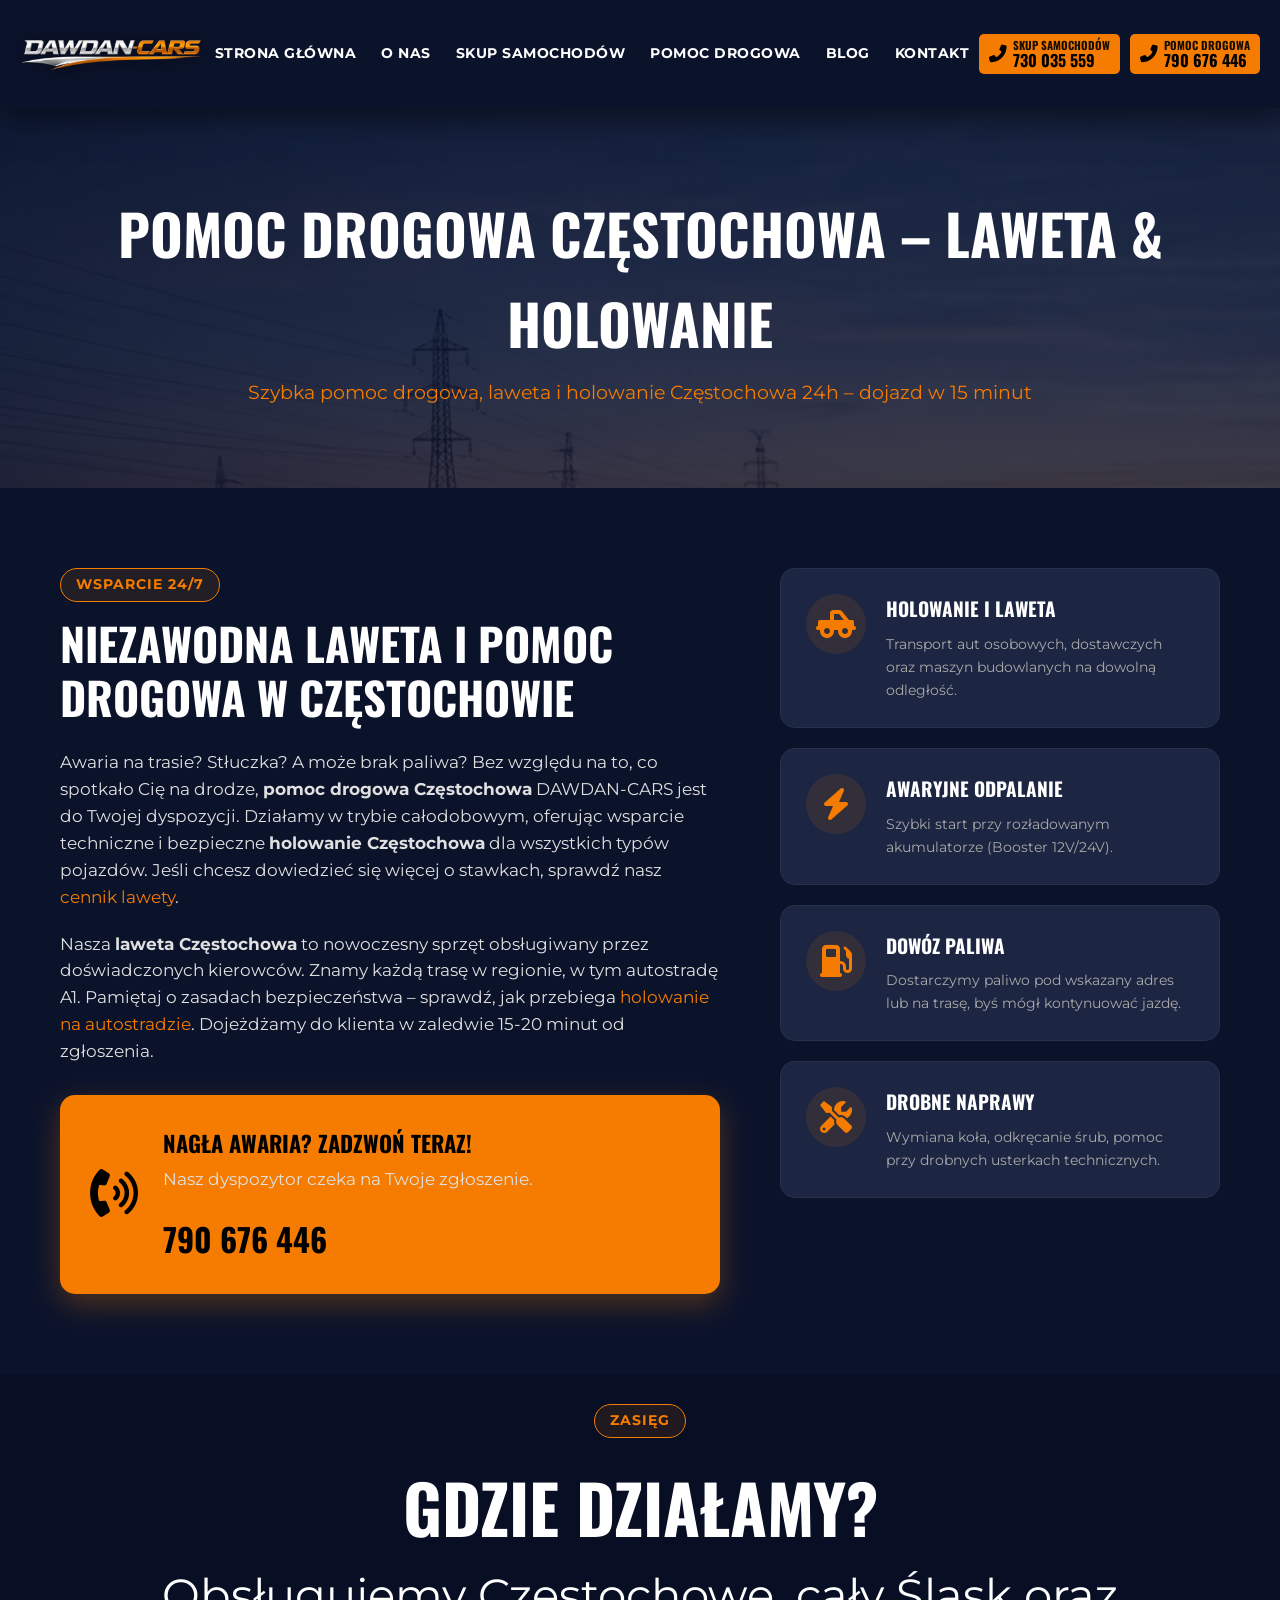
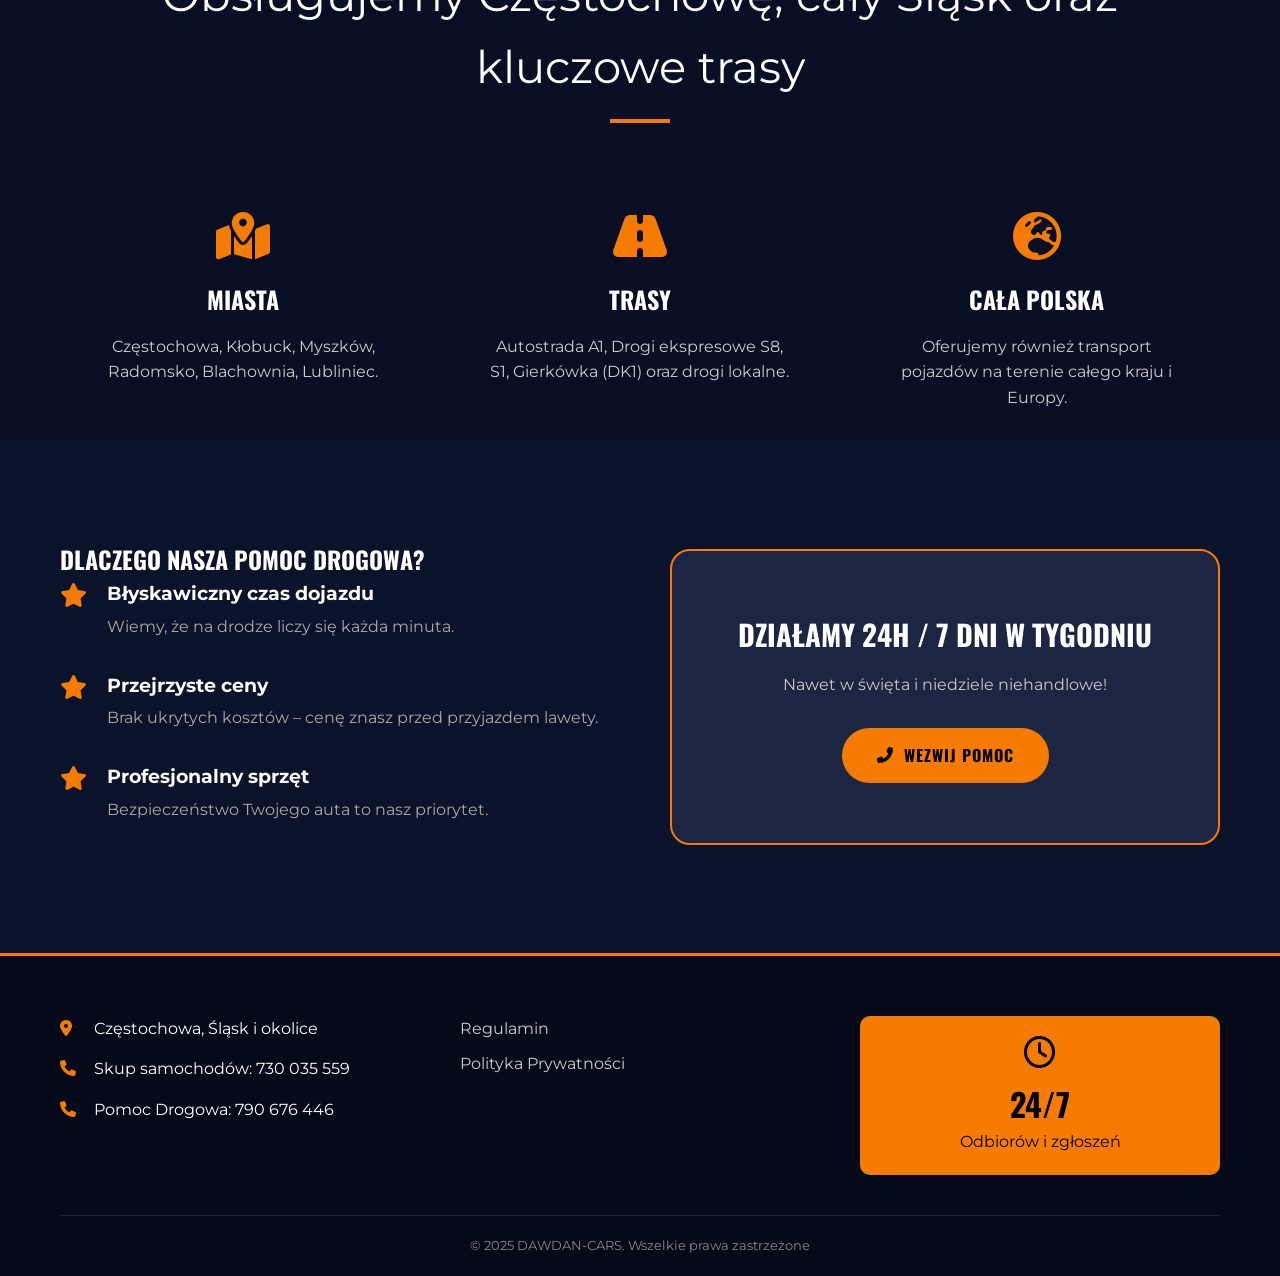
<file: laweta-pomoc-drogowa.html>
<!DOCTYPE html>
<html lang="pl">
<head>
    <meta charset="UTF-8">
    <meta name="viewport" content="width=device-width, initial-scale=1.0">
<title>Pomoc Drogowa Częstochowa | Laweta | Holowanie Częstochowa 24h</title>

<meta name="description" content="Niezawodna pomoc drogowa Częstochowa i laweta 24h. Oferujemy szybkie holowanie Częstochowa, transport aut i pomoc na drodze. Dojazd w 15 minut. Zadzwoń!">

<link rel="canonical" href="https://dawdan-cars.pl/laweta-pomoc-drogowa.html">

<script type="application/ld+json">
{
  "@context": "https://schema.org",
  "@type": "LocalBusiness",
  "name": "DAWDAN-CARS - Pomoc Drogowa Częstochowa",
  "image": "https://dawdan-cars.pl/logo.webp",
  "@id": "https://dawdan-cars.pl/#business",
  "url": "https://dawdan-cars.pl/laweta-pomoc-drogowa.html",
  "telephone": "+48790676446",
  "address": {
    "@type": "PostalAddress",
    "streetAddress": "Częstochowa i okolice",
    "addressLocality": "Częstochowa",
    "postalCode": "42-200",
    "addressCountry": "PL"
  },
  "openingHoursSpecification": {
    "@type": "OpeningHoursSpecification",
    "dayOfWeek": [
      "Monday",
      "Tuesday",
      "Wednesday",
      "Thursday",
      "Friday",
      "Saturday",
      "Sunday"
    ],
    "opens": "00:00",
    "closes": "23:59"
  }
}
</script>
    <link rel="stylesheet" href="style.min.css" media="print" onload="this.media='all'">
    <link rel="stylesheet" href="critical.min.css">
    <noscript><link rel="stylesheet" href="style.min.css"></noscript>
    <link rel="preload" as="style" href="style.min.css">
    <link rel="preconnect" href="https://fonts.googleapis.com">
    <link rel="preconnect" href="https://fonts.gstatic.com" crossorigin>
    <link href="https://fonts.googleapis.com/css2?family=Montserrat:wght@400;700&family=Oswald:wght@500;700&display=swap" rel="stylesheet" media="print" onload="this.media='all'">
    <noscript><link href="https://fonts.googleapis.com/css2?family=Montserrat:wght@400;700&family=Oswald:wght@500;700&display=swap" rel="stylesheet"></noscript>
    <link rel="stylesheet" href="font-awesome.min.css" media="print" onload="this.media='all'">
    <noscript><link rel="stylesheet" href="font-awesome.min.css"></noscript>
    <!-- NOWE -->
    <link rel="preload" as="image" href="tlo.webp" fetchpriority="high" type="image/webp">

    <!-- ICONS -->
    <link rel="icon" href="favicony/favicon.ico" type="image/x-icon">
    <link rel="shortcut icon" href="favicony/favicon.ico" type="image/x-icon">
    <link rel="icon" href="favicony/favicon.ico" sizes="any">
    <link rel="icon" type="image/png" sizes="16x16" href="favicony/favicon-16x16.png">
    <link rel="icon" type="image/png" sizes="32x32" href="favicony/favicon-32x32.png">
    <link rel="icon" type="image/png" sizes="48x48" href="favicony/favicon-48x48.png">
    <link rel="icon" type="image/png" sizes="64x64" href="favicony/favicon-64x64.png">
    <link rel="icon" type="image/png" sizes="192x192" href="favicony/favicon-192x192.png">
    <link rel="icon" type="image/png" sizes="512x512" href="favicony/favicon-512x512.png">
    <link rel="apple-touch-icon" sizes="180x180" href="favicony/favicon-180x180.png">
    <script src="script.min.js" defer></script>
</head>
<body>
    <header>
        <div class="top-bar">
            <div class="container">
                <div class="logo">
                    <a href="index.html">
                        <img src="logo.webp" fetchpriority="high" alt="Pomoc Drogowa Częstochowa - Laweta i Holowanie 24h" width="349" height="60">
                    </a>
                </div>
                <nav>
                    <ul>
                        <li><a href="index.html">STRONA GŁÓWNA</a></li>
                        <li><a href="o-nas.html">O NAS</a></li>
                        <li><a href="skup-samochodow.html">SKUP SAMOCHODÓW</a></li>
                        <li><a href="laweta-pomoc-drogowa.html">POMOC DROGOWA</a></li>
                        <li><a href="blog.html">BLOG</a></li>
                        <li><a href="kontakt.html">KONTAKT</a></li>
                    </ul>
                    <div class="header-cta mobile-only">
                        <a href="tel:+48730035559" class="btn-call">
                            <i class="fas fa-phone-alt"></i>
                            <span>
                                <span class="btn-label">SKUP SAMOCHODÓW</span>
                                <span class="btn-number">730 035 559</span>
                            </span>
                        </a>
                        <a href="tel:+48790676446" class="btn-call">
                            <i class="fas fa-phone-alt"></i>
                            <span>
                                <span class="btn-label">POMOC DROGOWA</span>
                                <span class="btn-number">790 676 446</span>
                            </span>
                        </a>
                    </div>
                </nav>
                <div class="header-cta desktop-only">
                    <a href="tel:+48730035559" class="btn-call">
                        <i class="fas fa-phone-alt"></i>
                        <span>
                            <span class="btn-label">SKUP SAMOCHODÓW</span>
                            <span class="btn-number">730 035 559</span>
                        </span>
                    </a>
                    <a href="tel:+48790676446" class="btn-call">
                        <i class="fas fa-phone-alt"></i>
                        <span>
                            <span class="btn-label">POMOC DROGOWA</span>
                            <span class="btn-number">790 676 446</span>
                        </span>
                    </a>
                </div>
                <button class="menu-toggle" aria-label="Otwórz menu">
                    <span></span>
                    <span></span>
                    <span></span>
                </button>
            </div>
        </div>
    </header>
    <div class="overlay"></div>

    <section class="page-header" style="background: linear-gradient(rgba(11, 19, 43, 0.8), rgba(11, 19, 43, 0.8)), url('tlo.webp');">
        <div class="container">
            <h1>POMOC DROGOWA CZĘSTOCHOWA – LAWETA & HOLOWANIE</h1>
            <p>Szybka pomoc drogowa, laweta i holowanie Częstochowa 24h – dojazd w 15 minut</p>
        </div>
    </section>

    <section class="tow-details">
        <div class="container">
            <div class="tow-grid">
                <div class="tow-info" data-aos-custom="fade-right">
                    <span class="section-badge">WSPARCIE 24/7</span>
                    <h2>Niezawodna laweta i pomoc drogowa w Częstochowie</h2>
                    <p>Awaria na trasie? Stłuczka? A może brak paliwa? Bez względu na to, co spotkało Cię na drodze, <strong>pomoc drogowa Częstochowa</strong> DAWDAN-CARS jest do Twojej dyspozycji. Działamy w trybie całodobowym, oferując wsparcie techniczne i bezpieczne <strong>holowanie Częstochowa</strong> dla wszystkich typów pojazdów. Jeśli chcesz dowiedzieć się więcej o stawkach, sprawdź nasz <a href="ile-kosztuje-laweta-czestochowa.html">cennik lawety</a>.</p>

                    <p>Nasza <strong>laweta Częstochowa</strong> to nowoczesny sprzęt obsługiwany przez doświadczonych kierowców. Znamy każdą trasę w regionie, w tym autostradę A1. Pamiętaj o zasadach bezpieczeństwa – sprawdź, jak przebiega <a href="holowanie-na-autostradzie-a1-przepisy.html">holowanie na autostradzie</a>. Dojeżdżamy do klienta w zaledwie 15-20 minut od zgłoszenia.</p>

                    <div class="urgent-box-v2">
                        <div class="urgent-icon"><i class="fas fa-phone-volume"></i></div>
                        <div class="urgent-text">
                            <h3>Nagła awaria? Zadzwoń teraz!</h3>
                            <p>Nasz dyspozytor czeka na Twoje zgłoszenie.</p>
                            <a href="tel:+48790676446" class="urgent-number">790 676 446</a>
                        </div>
                    </div>
                </div>
                <div class="tow-services-v2" data-aos-custom="fade-left">
                    <div class="tow-service-card">
                        <i class="fas fa-truck-pickup"></i>
                        <div class="service-content">
                            <h3>Holowanie i Laweta</h3>
                            <p>Transport aut osobowych, dostawczych oraz maszyn budowlanych na dowolną odległość.</p>
                        </div>
                    </div>
                    <div class="tow-service-card">
                        <i class="fas fa-bolt"></i>
                        <div class="service-content">
                            <h3>Awaryjne Odpalanie</h3>
                            <p>Szybki start przy rozładowanym akumulatorze (Booster 12V/24V).</p>
                        </div>
                    </div>
                    <div class="tow-service-card">
                        <i class="fas fa-gas-pump"></i>
                        <div class="service-content">
                            <h3>Dowóz Paliwa</h3>
                            <p>Dostarczymy paliwo pod wskazany adres lub na trasę, byś mógł kontynuować jazdę.</p>
                        </div>
                    </div>
                    <div class="tow-service-card">
                        <i class="fas fa-tools"></i>
                        <div class="service-content">
                            <h3>Drobne Naprawy</h3>
                            <p>Wymiana koła, odkręcanie śrub, pomoc przy drobnych usterkach technicznych.</p>
                        </div>
                    </div>
                </div>
            </div>
        </div>
    </section>

    <section class="area-section bg-alt">
        <div class="container">
            <div class="section-title centered" data-aos-custom="fade-up">
                <span class="section-badge">ZASIĘG</span>
                <h2>Gdzie działamy?</h2>
                <p>Obsługujemy Częstochowę, cały Śląsk oraz kluczowe trasy</p>
            </div>
            <div class="area-grid">
                <div class="area-item">
                    <i class="fas fa-map-marked-alt"></i>
                    <h3>Miasta</h3>
                    <p>Częstochowa, Kłobuck, Myszków, Radomsko, Blachownia, Lubliniec.</p>
                </div>
                <div class="area-item">
                    <i class="fas fa-road"></i>
                    <h3>Trasy</h3>
                    <p>Autostrada A1, Drogi ekspresowe S8, S1, Gierkówka (DK1) oraz drogi lokalne.</p>
                </div>
                <div class="area-item">
                    <i class="fas fa-globe-europe"></i>
                    <h3>Cała Polska</h3>
                    <p>Oferujemy również transport pojazdów na terenie całego kraju i Europy.</p>
                </div>
            </div>
        </div>
    </section>

    <section class="why-tow">
        <div class="container">
            <div class="grid-layout">
                <div class="why-text" data-aos-custom="fade-right">
                    <h2>Dlaczego nasza pomoc drogowa?</h2>
                    <ul class="check-list-v2">
                        <li>
                            <i class="fas fa-star"></i>
                            <div>
                                <strong>Błyskawiczny czas dojazdu</strong>
                                <p>Wiemy, że na drodze liczy się każda minuta.</p>
                            </div>
                        </li>
                        <li>
                            <i class="fas fa-star"></i>
                            <div>
                                <strong>Przejrzyste ceny</strong>
                                <p>Brak ukrytych kosztów – cenę znasz przed przyjazdem lawety.</p>
                            </div>
                        </li>
                        <li>
                            <i class="fas fa-star"></i>
                            <div>
                                <strong>Profesjonalny sprzęt</strong>
                                <p>Bezpieczeństwo Twojego auta to nasz priorytet.</p>
                            </div>
                        </li>
                    </ul>
                </div>
                <div class="why-image" data-aos-custom="fade-left">
                    <div class="cta-square">
                        <h3>Działamy 24h / 7 dni w tygodniu</h3>
                        <p>Nawet w święta i niedziele niehandlowe!</p>
                        <a href="tel:+48790676446" class="btn btn-primary"><i class="fas fa-phone-alt"></i> WEZWIJ POMOC</a>
                    </div>
                </div>
            </div>
        </div>
    </section>

    <footer>
        <div class="container">
            <div class="footer-grid">
                <div class="footer-info">
                    <p><i class="fas fa-map-marker-alt"></i> Częstochowa, Śląsk i okolice</p>
                    <p><i class="fas fa-phone"></i> Skup samochodów: 730 035 559</p>
                    <p><i class="fas fa-phone"></i> Pomoc Drogowa: 790 676 446</p>
                </div>
                <div class="footer-links">
                    <ul>
                        <li><a href="#">Regulamin</a></li>
                        <li><a href="#">Polityka Prywatności</a></li>
                    </ul>
                </div>
                <div class="footer-hours">
                    <div class="hours-box">
                        <i class="far fa-clock"></i>
                        <span>24/7</span>
                        <p>Odbiorów i zgłoszeń</p>
                    </div>
                </div>
            </div>
            <div class="footer-bottom">
                <p>&copy; 2025 DAWDAN-CARS. Wszelkie prawa zastrzeżone</p>
            </div>
        </div>
    </footer>

</body>
</html>
</file>
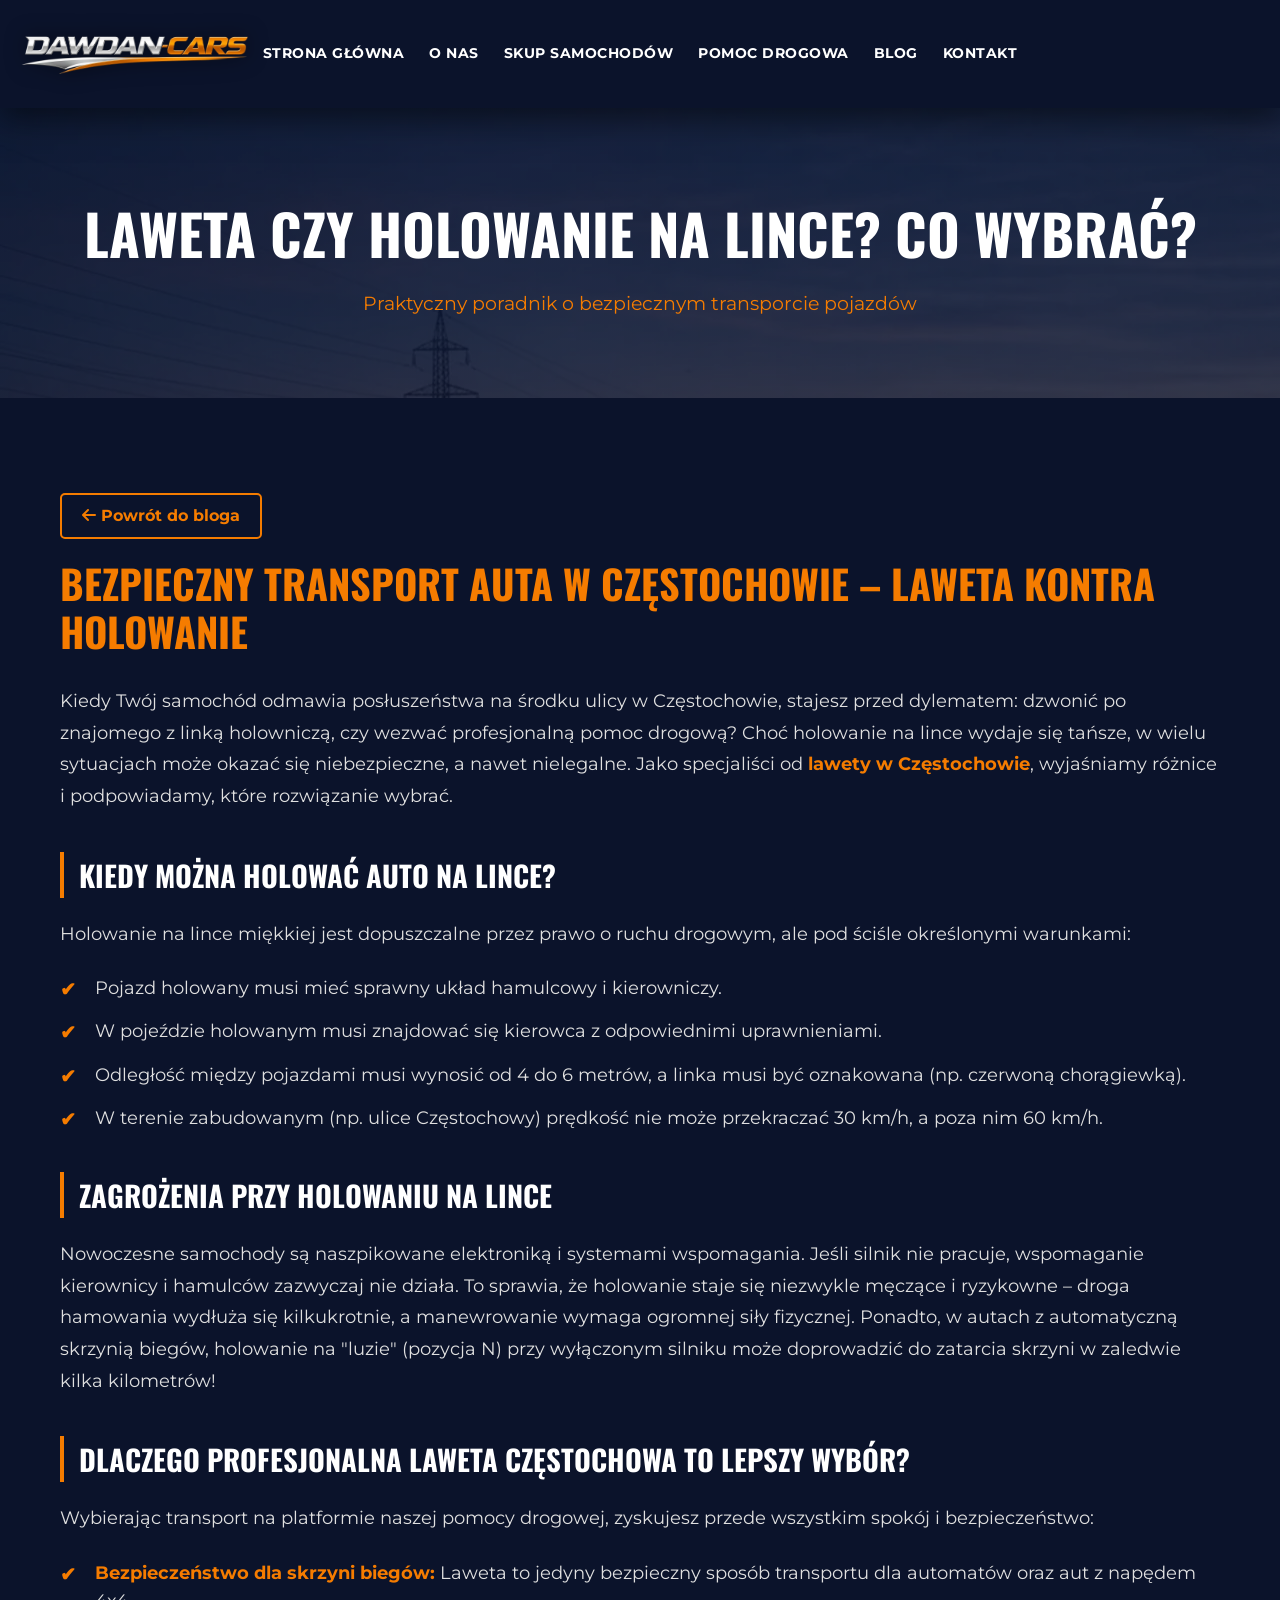
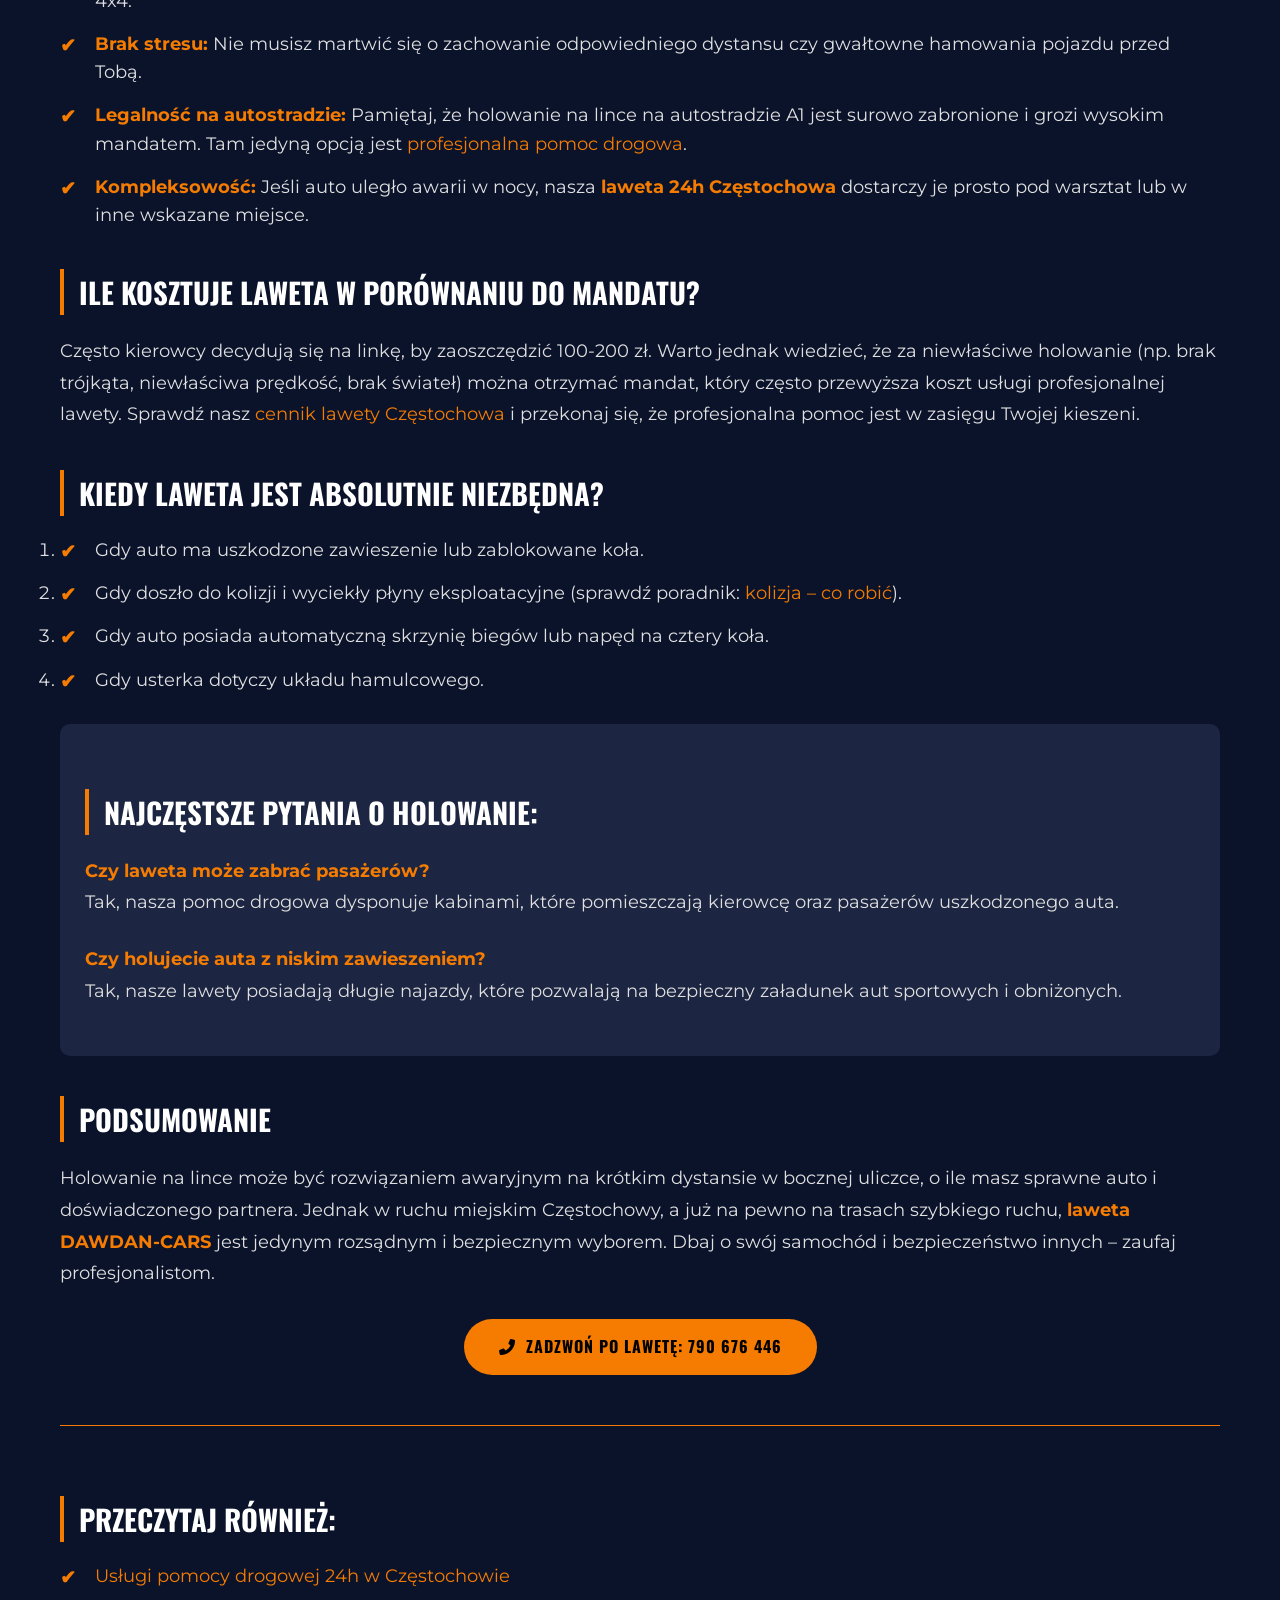
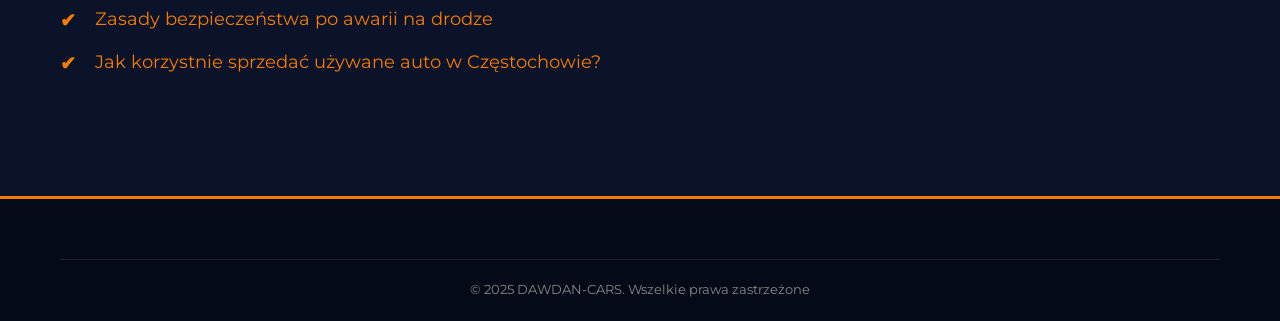
<file: laweta-porady.html>
<!DOCTYPE html>
<html lang="pl">
<head>
    <meta charset="UTF-8">
    <meta name="viewport" content="width=device-width, initial-scale=1.0">
    <title>Laweta czy holowanie na lince? Porady | DAWDAN-CARS Częstochowa</title>
    <meta name="description" content="Zastanawiasz się, czy wybrać lawetę, czy holowanie na lince? Poznaj wady i zalety obu rozwiązań, aspekty prawne oraz zasady bezpieczeństwa na drogach w Częstochowie.">
    <link rel="canonical" href="https://dawdan-cars.pl/laweta-porady.html">

    <link rel="stylesheet" href="style.min.css" media="print" onload="this.media='all'">
    <link rel="stylesheet" href="critical.min.css">
    <noscript><link rel="stylesheet" href="style.min.css"></noscript>
    <link rel="preload" as="style" href="style.min.css">
    <link rel="preconnect" href="https://fonts.googleapis.com">
    <link rel="preconnect" href="https://fonts.gstatic.com" crossorigin>
    <link href="https://fonts.googleapis.com/css2?family=Montserrat:wght@400;700&family=Oswald:wght@500;700&display=swap" rel="stylesheet" media="print" onload="this.media='all'">
    <noscript><link href="https://fonts.googleapis.com/css2?family=Montserrat:wght@400;700&family=Oswald:wght@500;700&display=swap" rel="stylesheet"></noscript>
    <link rel="stylesheet" href="font-awesome.min.css" media="print" onload="this.media='all'">
    <link rel="icon" href="favicony/favicon.ico" type="image/x-icon">
    <script src="script.min.js" defer></script>
</head>
<body>
    <header>
        <div class="top-bar">
            <div class="container">
                <div class="logo">
                    <a href="index.html">
                        <img src="logo.webp" fetchpriority="high" alt="DAWDAN-CARS Częstochowa" width="349" height="60">
                    </a>
                </div>
                <nav>
                    <ul>
                        <li><a href="index.html">STRONA GŁÓWNA</a></li>
                        <li><a href="o-nas.html">O NAS</a></li>
                        <li><a href="skup-samochodow.html">SKUP SAMOCHODÓW</a></li>
                        <li><a href="laweta-pomoc-drogowa.html">POMOC DROGOWA</a></li>
                        <li><a href="blog.html">BLOG</a></li>
                        <li><a href="kontakt.html">KONTAKT</a></li>
                    </ul>
                </nav>
                <button class="menu-toggle" aria-label="Otwórz menu">
                    <span></span><span></span><span></span>
                </button>
            </div>
        </div>
    </header>
    <div class="overlay"></div>

    <section class="page-header" style="background: linear-gradient(rgba(11, 19, 43, 0.8), rgba(11, 19, 43, 0.8)), url('tlo.webp');">
        <div class="container">
            <h1>Laweta czy holowanie na lince? Co wybrać?</h1>
            <p>Praktyczny poradnik o bezpiecznym transporcie pojazdów</p>
        </div>
    </section>

    <article class="about-content">
        <div class="container">
            <div class="seo-text-block" style="margin-bottom: 40px;">
                <a href="blog.html" class="btn-outline" style="display: inline-block; margin-bottom: 20px;"><i class="fas fa-arrow-left"></i> Powrót do bloga</a>

                <h2>Bezpieczny transport auta w Częstochowie – laweta kontra holowanie</h2>
                <p>Kiedy Twój samochód odmawia posłuszeństwa na środku ulicy w Częstochowie, stajesz przed dylematem: dzwonić po znajomego z linką holowniczą, czy wezwać profesjonalną pomoc drogową? Choć holowanie na lince wydaje się tańsze, w wielu sytuacjach może okazać się niebezpieczne, a nawet nielegalne. Jako specjaliści od <strong>lawety w Częstochowie</strong>, wyjaśniamy różnice i podpowiadamy, które rozwiązanie wybrać.</p>

                <h3>Kiedy można holować auto na lince?</h3>
                <p>Holowanie na lince miękkiej jest dopuszczalne przez prawo o ruchu drogowym, ale pod ściśle określonymi warunkami:</p>
                <ul>
                    <li>Pojazd holowany musi mieć sprawny układ hamulcowy i kierowniczy.</li>
                    <li>W pojeździe holowanym musi znajdować się kierowca z odpowiednimi uprawnieniami.</li>
                    <li>Odległość między pojazdami musi wynosić od 4 do 6 metrów, a linka musi być oznakowana (np. czerwoną chorągiewką).</li>
                    <li>W terenie zabudowanym (np. ulice Częstochowy) prędkość nie może przekraczać 30 km/h, a poza nim 60 km/h.</li>
                </ul>

                <h3>Zagrożenia przy holowaniu na lince</h3>
                <p>Nowoczesne samochody są naszpikowane elektroniką i systemami wspomagania. Jeśli silnik nie pracuje, wspomaganie kierownicy i hamulców zazwyczaj nie działa. To sprawia, że holowanie staje się niezwykle męczące i ryzykowne – droga hamowania wydłuża się kilkukrotnie, a manewrowanie wymaga ogromnej siły fizycznej. Ponadto, w autach z automatyczną skrzynią biegów, holowanie na "luzie" (pozycja N) przy wyłączonym silniku może doprowadzić do zatarcia skrzyni w zaledwie kilka kilometrów!</p>

                <h3>Dlaczego profesjonalna laweta Częstochowa to lepszy wybór?</h3>
                <p>Wybierając transport na platformie naszej pomocy drogowej, zyskujesz przede wszystkim spokój i bezpieczeństwo:</p>
                <ul>
                    <li><strong>Bezpieczeństwo dla skrzyni biegów:</strong> Laweta to jedyny bezpieczny sposób transportu dla automatów oraz aut z napędem 4x4.</li>
                    <li><strong>Brak stresu:</strong> Nie musisz martwić się o zachowanie odpowiedniego dystansu czy gwałtowne hamowania pojazdu przed Tobą.</li>
                    <li><strong>Legalność na autostradzie:</strong> Pamiętaj, że holowanie na lince na autostradzie A1 jest surowo zabronione i grozi wysokim mandatem. Tam jedyną opcją jest <a href="holowanie-na-autostradzie-a1-przepisy.html">profesjonalna pomoc drogowa</a>.</li>
                    <li><strong>Kompleksowość:</strong> Jeśli auto uległo awarii w nocy, nasza <strong>laweta 24h Częstochowa</strong> dostarczy je prosto pod warsztat lub w inne wskazane miejsce.</li>
                </ul>

                <h3>Ile kosztuje laweta w porównaniu do mandatu?</h3>
                <p>Często kierowcy decydują się na linkę, by zaoszczędzić 100-200 zł. Warto jednak wiedzieć, że za niewłaściwe holowanie (np. brak trójkąta, niewłaściwa prędkość, brak świateł) można otrzymać mandat, który często przewyższa koszt usługi profesjonalnej lawety. Sprawdź nasz <a href="ile-kosztuje-laweta-czestochowa.html">cennik lawety Częstochowa</a> i przekonaj się, że profesjonalna pomoc jest w zasięgu Twojej kieszeni.</p>

                <h3>Kiedy laweta jest absolutnie niezbędna?</h3>
                <ol>
                    <li>Gdy auto ma uszkodzone zawieszenie lub zablokowane koła.</li>
                    <li>Gdy doszło do kolizji i wyciekły płyny eksploatacyjne (sprawdź poradnik: <a href="kolizja-czestochowa-co-robic.html">kolizja – co robić</a>).</li>
                    <li>Gdy auto posiada automatyczną skrzynię biegów lub napęd na cztery koła.</li>
                    <li>Gdy usterka dotyczy układu hamulcowego.</li>
                </ol>

                <div class="faq-section" style="margin: 30px 0; background: #1c2541; padding: 25px; border-radius: 10px;">
                    <h3>Najczęstsze pytania o holowanie:</h3>
                    <p><strong>Czy laweta może zabrać pasażerów?</strong><br>Tak, nasza pomoc drogowa dysponuje kabinami, które pomieszczają kierowcę oraz pasażerów uszkodzonego auta.</p>
                    <p><strong>Czy holujecie auta z niskim zawieszeniem?</strong><br>Tak, nasze lawety posiadają długie najazdy, które pozwalają na bezpieczny załadunek aut sportowych i obniżonych.</p>
                </div>

                <h3>Podsumowanie</h3>
                <p>Holowanie na lince może być rozwiązaniem awaryjnym na krótkim dystansie w bocznej uliczce, o ile masz sprawne auto i doświadczonego partnera. Jednak w ruchu miejskim Częstochowy, a już na pewno na trasach szybkiego ruchu, <strong>laweta DAWDAN-CARS</strong> jest jedynym rozsądnym i bezpiecznym wyborem. Dbaj o swój samochód i bezpieczeństwo innych – zaufaj profesjonalistom.</p>

                <div style="margin-top: 30px; text-align: center;">
                    <a href="tel:+48790676446" class="btn btn-primary"><i class="fas fa-phone-alt"></i> Zadzwoń po lawetę: 790 676 446</a>
                </div>

                <div class="related-posts" style="margin-top: 50px; border-top: 1px solid var(--primary-color); padding-top: 30px;">
                    <h3>Przeczytaj również:</h3>
                    <ul>
                        <li><a href="pomoc-drogowa-laweta-czestochowa-24h.html">Usługi pomocy drogowej 24h w Częstochowie</a></li>
                        <li><a href="pomoc-drogowa-porady.html">Zasady bezpieczeństwa po awarii na drodze</a></li>
                        <li><a href="skup-aut-porady.html">Jak korzystnie sprzedać używane auto w Częstochowie?</a></li>
                    </ul>
                </div>
            </div>
        </div>
    </article>

    <footer>
        <div class="container">
            <div class="footer-bottom">
                <p>&copy; 2025 DAWDAN-CARS. Wszelkie prawa zastrzeżone</p>
            </div>
        </div>
    </footer>
</body>
</html>
</file>
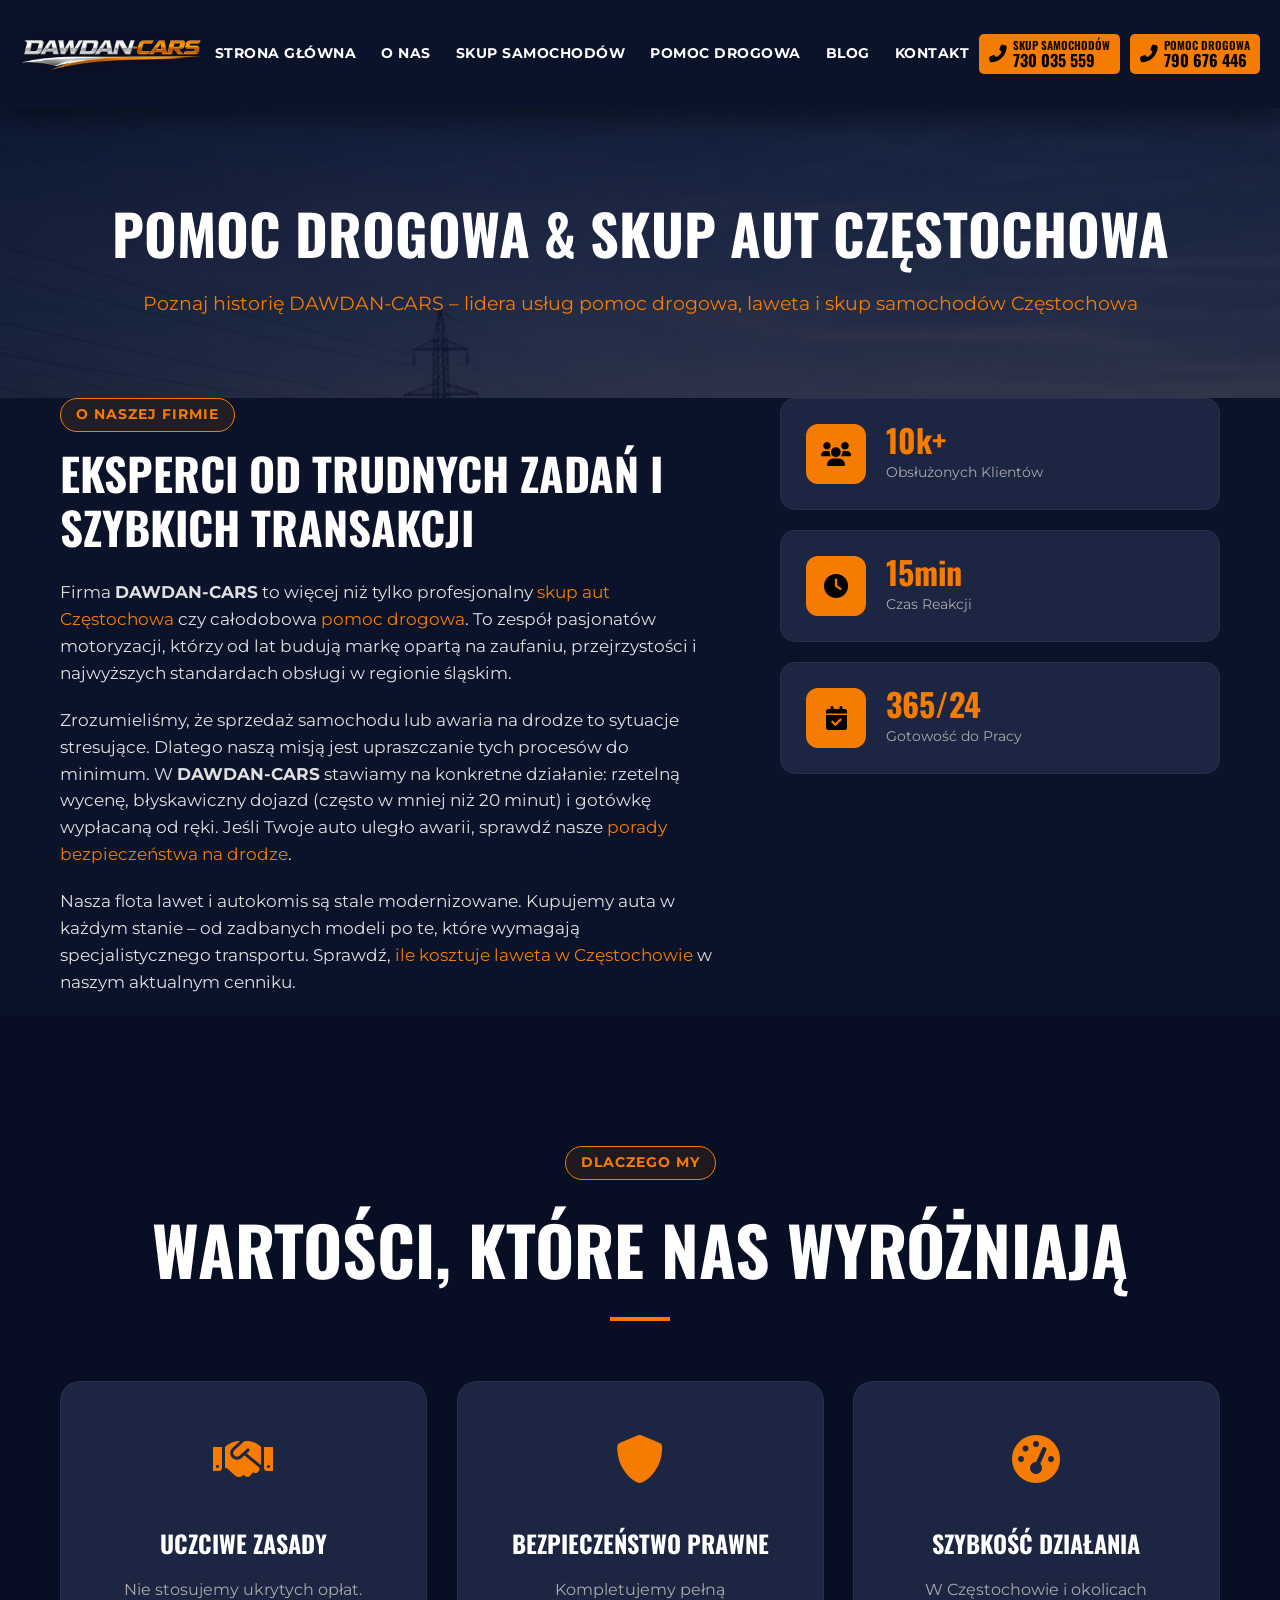
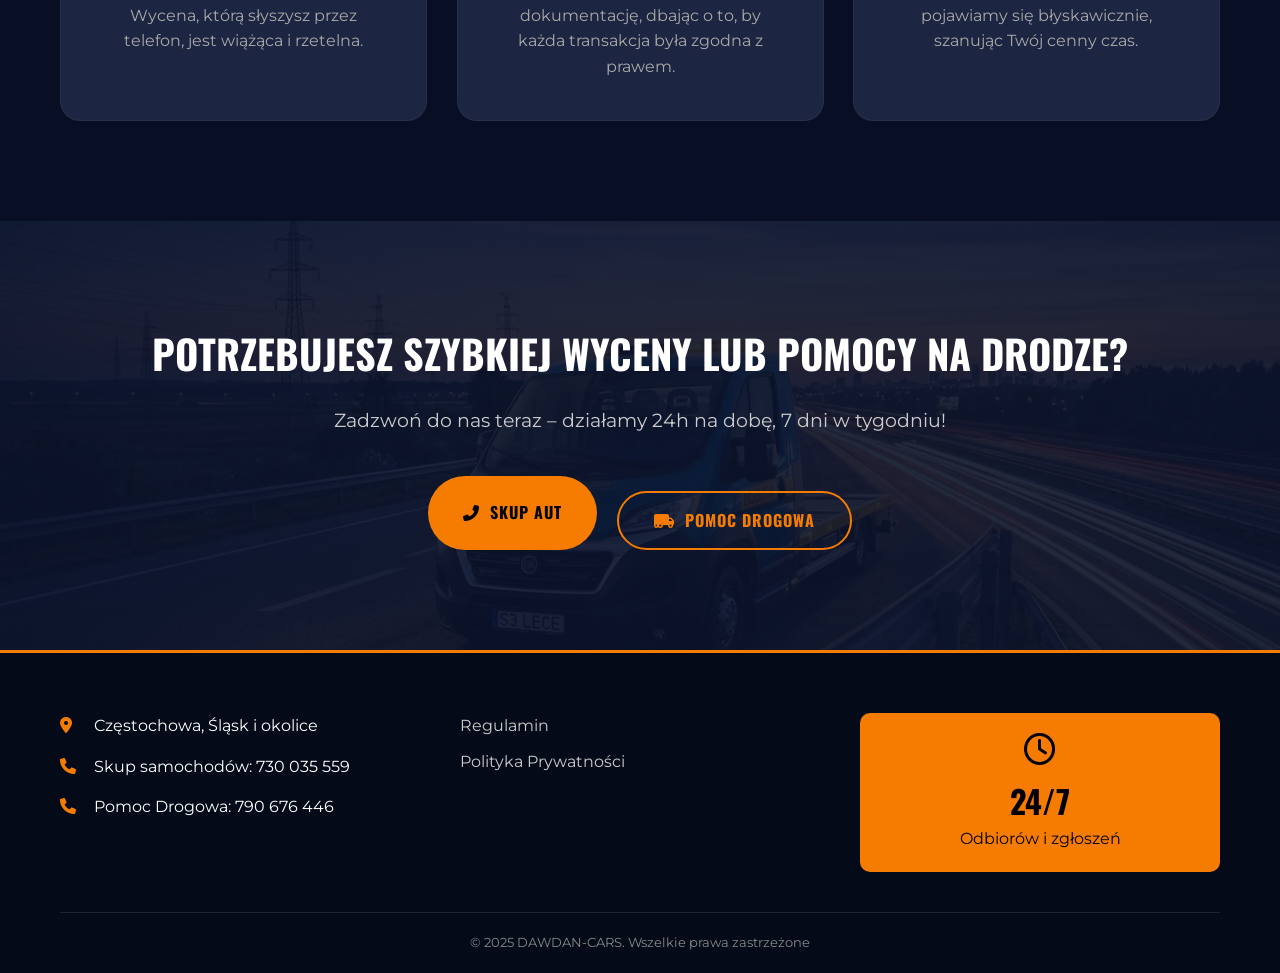
<file: o-nas.html>
<!DOCTYPE html>
<html lang="pl">
<head>
    <meta charset="UTF-8">
    <meta name="viewport" content="width=device-width, initial-scale=1.0">
    <title>O nas | Pomoc Drogowa, Laweta i Skup Aut Częstochowa - DAWDAN-CARS</title>

<meta name="description" content="Poznaj DAWDAN-CARS – lidera usług pomoc drogowa Częstochowa, laweta oraz skup aut Częstochowa. Od lat zapewniamy holowanie 24h i skup samochodów za gotówkę.">

<link rel="canonical" href="https://dawdan-cars.pl/o-nas.html">

<script type="application/ld+json">
{
  "@context": "https://schema.org",
  "@type": "LocalBusiness",
  "name": "DAWDAN-CARS",
  "image": "https://dawdan-cars.pl/logo.webp",
  "@id": "https://dawdan-cars.pl/#business",
  "url": "https://dawdan-cars.pl/o-nas.html",
  "telephone": "+48730035559",
  "address": {
    "@type": "PostalAddress",
    "streetAddress": "Częstochowa i okolice",
    "addressLocality": "Częstochowa",
    "postalCode": "42-200",
    "addressCountry": "PL"
  }
}
</script>


    <link rel="stylesheet" href="style.min.css" media="print" onload="this.media='all'">
    <link rel="stylesheet" href="critical.min.css">
    <noscript><link rel="stylesheet" href="style.min.css"></noscript>
    <link rel="preload" as="style" href="style.min.css">
    <link rel="preconnect" href="https://fonts.googleapis.com">
    <link rel="preconnect" href="https://fonts.gstatic.com" crossorigin>
    <link href="https://fonts.googleapis.com/css2?family=Montserrat:wght@400;700&family=Oswald:wght@500;700&display=swap" rel="stylesheet" media="print" onload="this.media='all'">
    <noscript><link href="https://fonts.googleapis.com/css2?family=Montserrat:wght@400;700&family=Oswald:wght@500;700&display=swap" rel="stylesheet"></noscript>
    <link rel="stylesheet" href="font-awesome.min.css" media="print" onload="this.media='all'">
    <noscript><link rel="stylesheet" href="font-awesome.min.css"></noscript>
    <!-- NOWE -->
    <link rel="preload" as="image" href="tlo.webp" fetchpriority="high" type="image/webp">

    <!-- ICONS -->
    <link rel="icon" href="favicony/favicon.ico" type="image/x-icon">
    <link rel="shortcut icon" href="favicony/favicon.ico" type="image/x-icon">
    <link rel="icon" href="favicony/favicon.ico" sizes="any">
    <link rel="icon" type="image/png" sizes="16x16" href="favicony/favicon-16x16.png">
    <link rel="icon" type="image/png" sizes="32x32" href="favicony/favicon-32x32.png">
    <link rel="icon" type="image/png" sizes="48x48" href="favicony/favicon-48x48.png">
    <link rel="icon" type="image/png" sizes="64x64" href="favicony/favicon-64x64.png">
    <link rel="icon" type="image/png" sizes="192x192" href="favicony/favicon-192x192.png">
    <link rel="icon" type="image/png" sizes="512x512" href="favicony/favicon-512x512.png">
    <link rel="apple-touch-icon" sizes="180x180" href="favicony/favicon-180x180.png">
    <script src="script.min.js" defer></script>
</head>
<body>
    <header>
        <div class="top-bar">
            <div class="container">
                <div class="logo">
                    <a href="index.html">
                        <img src="logo.webp" fetchpriority="high" alt="DAWDAN-CARS Częstochowa" width="349" height="60">
                    </a>
                </div>
                <nav>
                    <ul>
                        <li><a href="index.html">STRONA GŁÓWNA</a></li>
                        <li><a href="o-nas.html">O NAS</a></li>
                        <li><a href="skup-samochodow.html">SKUP SAMOCHODÓW</a></li>
                        <li><a href="laweta-pomoc-drogowa.html">POMOC DROGOWA</a></li>
                        <li><a href="blog.html">BLOG</a></li>
                        <li><a href="kontakt.html">KONTAKT</a></li>
                    </ul>
                    <div class="header-cta mobile-only">
                        <a href="tel:+48730035559" class="btn-call">
                            <i class="fas fa-phone-alt"></i>
                            <span>
                                <span class="btn-label">SKUP SAMOCHODÓW</span>
                                <span class="btn-number">730 035 559</span>
                            </span>
                        </a>
                        <a href="tel:+48790676446" class="btn-call">
                            <i class="fas fa-phone-alt"></i>
                            <span>
                                <span class="btn-label">POMOC DROGOWA</span>
                                <span class="btn-number">790 676 446</span>
                            </span>
                        </a>
                    </div>
                </nav>
                <div class="header-cta desktop-only">
                    <a href="tel:+48730035559" class="btn-call">
                        <i class="fas fa-phone-alt"></i>
                        <span>
                            <span class="btn-label">SKUP SAMOCHODÓW</span>
                            <span class="btn-number">730 035 559</span>
                        </span>
                    </a>
                    <a href="tel:+48790676446" class="btn-call">
                        <i class="fas fa-phone-alt"></i>
                        <span>
                            <span class="btn-label">POMOC DROGOWA</span>
                            <span class="btn-number">790 676 446</span>
                        </span>
                    </a>
                </div>
                <button class="menu-toggle" aria-label="Otwórz menu">
                    <span></span>
                    <span></span>
                    <span></span>
                </button>
            </div>
        </div>
    </header>
    <div class="overlay"></div>

    <section class="page-header" style="background: linear-gradient(rgba(11, 19, 43, 0.8), rgba(11, 19, 43, 0.8)), url('tlo.webp');">
        <div class="container">
            <h1>POMOC DROGOWA & SKUP AUT CZĘSTOCHOWA</h1>
            <p>Poznaj historię DAWDAN-CARS – lidera usług pomoc drogowa, laweta i skup samochodów Częstochowa</p>
        </div>
    </section>

    <section class="about-intro">
        <div class="container">
            <div class="about-grid">
                <div class="about-text" data-aos-custom="fade-right">
                    <span class="section-badge">O NASZEJ FIRMIE</span>
                    <h2>Eksperci od trudnych zadań i szybkich transakcji</h2>
                    <p>Firma <strong>DAWDAN-CARS</strong> to więcej niż tylko profesjonalny <a href="skup-samochodow-czestochowa-gotowka.html">skup aut Częstochowa</a> czy całodobowa <a href="pomoc-drogowa-laweta-czestochowa-24h.html">pomoc drogowa</a>. To zespół pasjonatów motoryzacji, którzy od lat budują markę opartą na zaufaniu, przejrzystości i najwyższych standardach obsługi w regionie śląskim.</p>

                    <p>Zrozumieliśmy, że sprzedaż samochodu lub awaria na drodze to sytuacje stresujące. Dlatego naszą misją jest upraszczanie tych procesów do minimum. W <strong>DAWDAN-CARS</strong> stawiamy na konkretne działanie: rzetelną wycenę, błyskawiczny dojazd (często w mniej niż 20 minut) i gotówkę wypłacaną od ręki. Jeśli Twoje auto uległo awarii, sprawdź nasze <a href="pomoc-drogowa-porady.html">porady bezpieczeństwa na drodze</a>.</p>

                    <p>Nasza flota lawet i autokomis są stale modernizowane. Kupujemy auta w każdym stanie – od zadbanych modeli po te, które wymagają specjalistycznego transportu. Sprawdź, <a href="ile-kosztuje-laweta-czestochowa.html">ile kosztuje laweta w Częstochowie</a> w naszym aktualnym cenniku.</p>
                </div>
                <div class="about-stats-v2">
                    <div class="stat-card" data-aos-custom="fade-up">
                        <div class="stat-icon"><i class="fas fa-users"></i></div>
                        <div class="stat-info">
                            <span class="stat-number">10k+</span>
                            <span class="stat-label">Obsłużonych Klientów</span>
                        </div>
                    </div>
                    <div class="stat-card" data-aos-custom="fade-up" data-aos-delay="100">
                        <div class="stat-icon"><i class="fas fa-clock"></i></div>
                        <div class="stat-info">
                            <span class="stat-number">15min</span>
                            <span class="stat-label">Czas Reakcji</span>
                        </div>
                    </div>
                    <div class="stat-card" data-aos-custom="fade-up" data-aos-delay="200">
                        <div class="stat-icon"><i class="fas fa-calendar-check"></i></div>
                        <div class="stat-info">
                            <span class="stat-number">365/24</span>
                            <span class="stat-label">Gotowość do Pracy</span>
                        </div>
                    </div>
                </div>
            </div>
        </div>
    </section>

    <section class="why-us bg-alt">
        <div class="container">
            <div class="section-title centered" data-aos-custom="fade-up">
                <span class="section-badge">DLACZEGO MY</span>
                <h2>Wartości, które nas wyróżniają</h2>
            </div>
            <div class="features-grid">
                <div class="feature-item" data-aos-custom="fade-up" data-aos-delay="100">
                    <div class="feature-icon"><i class="fas fa-handshake"></i></div>
                    <h3>Uczciwe Zasady</h3>
                    <p>Nie stosujemy ukrytych opłat. Wycena, którą słyszysz przez telefon, jest wiążąca i rzetelna.</p>
                </div>
                <div class="feature-item" data-aos-custom="fade-up" data-aos-delay="200">
                    <div class="feature-icon"><i class="fas fa-shield-alt"></i></div>
                    <h3>Bezpieczeństwo Prawne</h3>
                    <p>Kompletujemy pełną dokumentację, dbając o to, by każda transakcja była zgodna z prawem.</p>
                </div>
                <div class="feature-item" data-aos-custom="fade-up" data-aos-delay="300">
                    <div class="feature-icon"><i class="fas fa-tachometer-alt"></i></div>
                    <h3>Szybkość Działania</h3>
                    <p>W Częstochowie i okolicach pojawiamy się błyskawicznie, szanując Twój cenny czas.</p>
                </div>
            </div>
        </div>
    </section>

    <section class="call-to-action-simple">
        <div class="container">
            <div class="cta-content" data-aos-custom="zoom-in">
                <h2>Potrzebujesz szybkiej wyceny lub pomocy na drodze?</h2>
                <p>Zadzwoń do nas teraz – działamy 24h na dobę, 7 dni w tygodniu!</p>
                <div class="cta-buttons">
                    <a href="tel:+48730035559" class="btn btn-primary"><i class="fas fa-phone-alt"></i> Skup Aut</a>
                    <a href="tel:+48790676446" class="btn btn-outline"><i class="fas fa-truck-moving"></i> Pomoc Drogowa</a>
                </div>
            </div>
        </div>
    </section>

    <footer>
        <div class="container">
            <div class="footer-grid">
                <div class="footer-info">
                    <p><i class="fas fa-map-marker-alt"></i> Częstochowa, Śląsk i okolice</p>
                    <p><i class="fas fa-phone"></i> Skup samochodów: 730 035 559</p>
                    <p><i class="fas fa-phone"></i> Pomoc Drogowa: 790 676 446</p>
                </div>
                <div class="footer-links">
                    <ul>
                        <li><a href="#">Regulamin</a></li>
                        <li><a href="#">Polityka Prywatności</a></li>
                    </ul>
                </div>
                <div class="footer-hours">
                    <div class="hours-box">
                        <i class="far fa-clock"></i>
                        <span>24/7</span>
                        <p>Odbiorów i zgłoszeń</p>
                    </div>
                </div>
            </div>
            <div class="footer-bottom">
                <p>&copy; 2025 DAWDAN-CARS. Wszelkie prawa zastrzeżone</p>
            </div>
        </div>
    </footer>

</body>
</html>
</file>
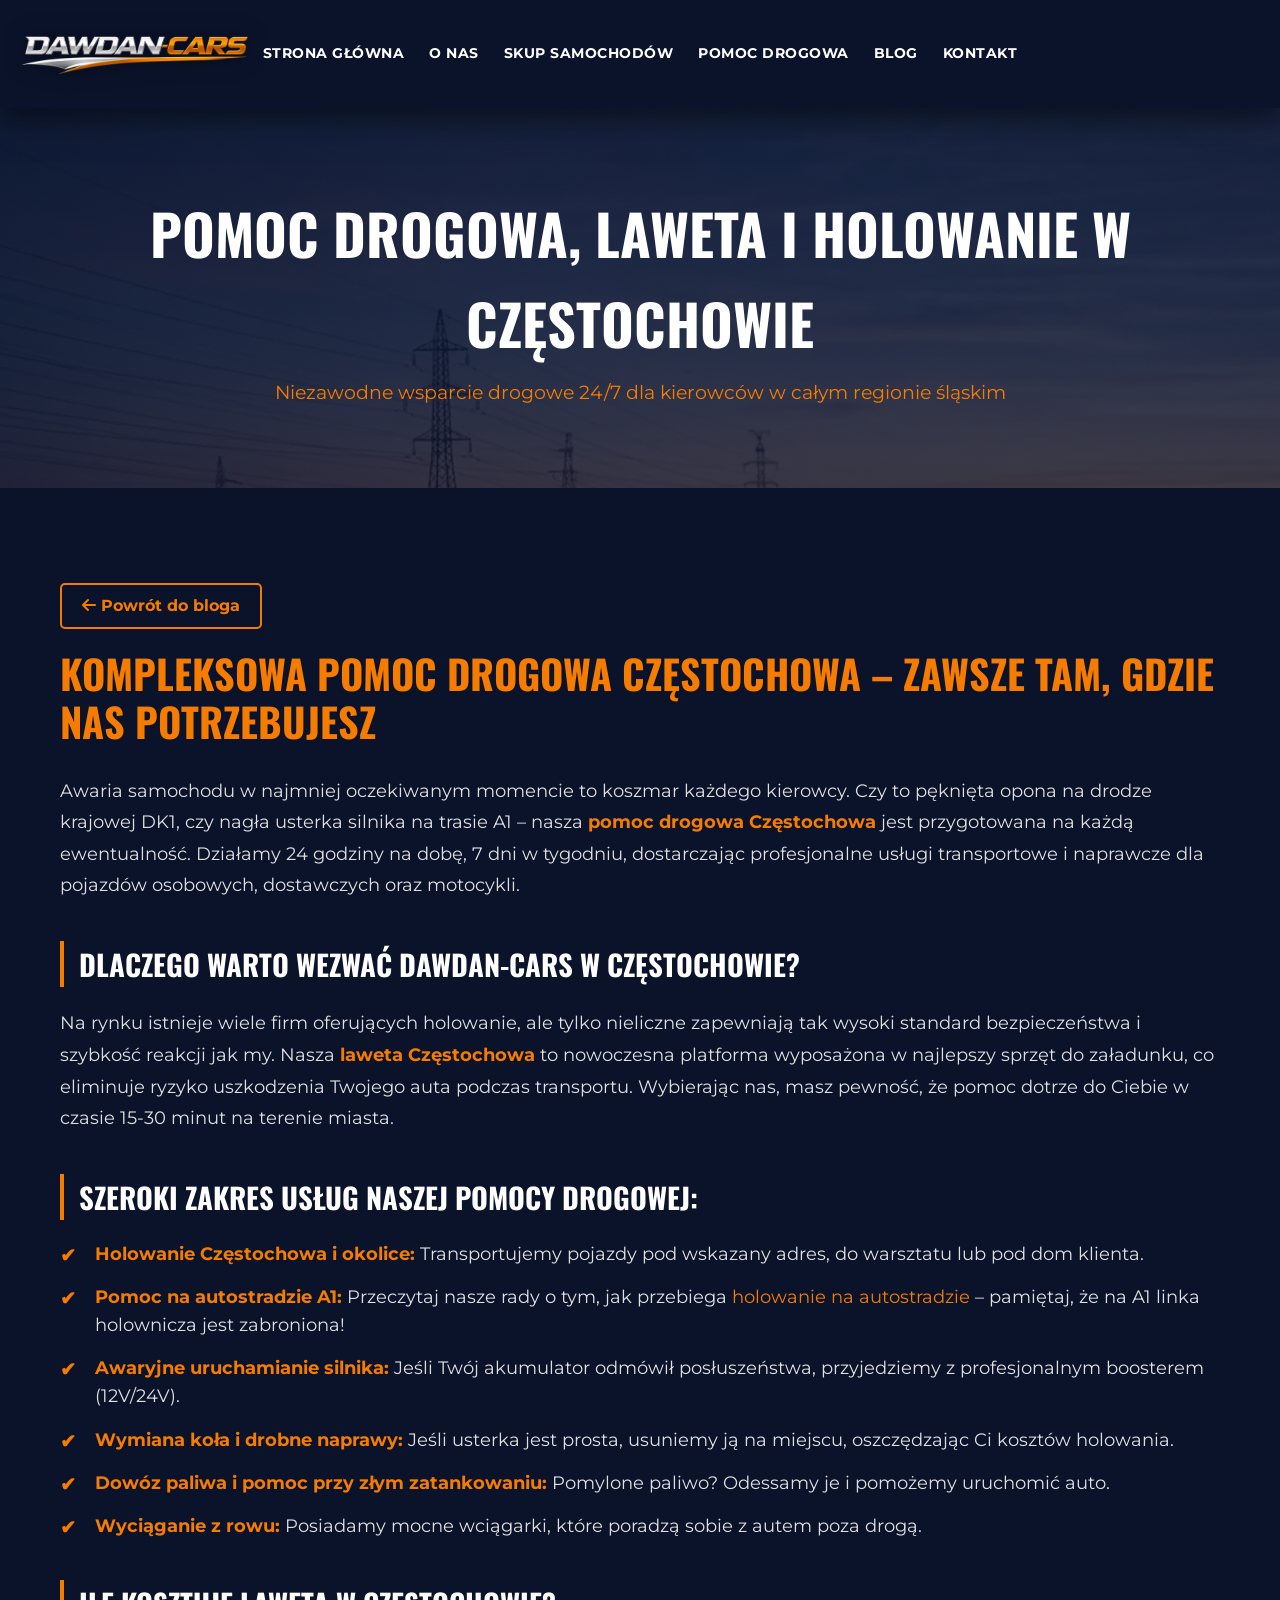
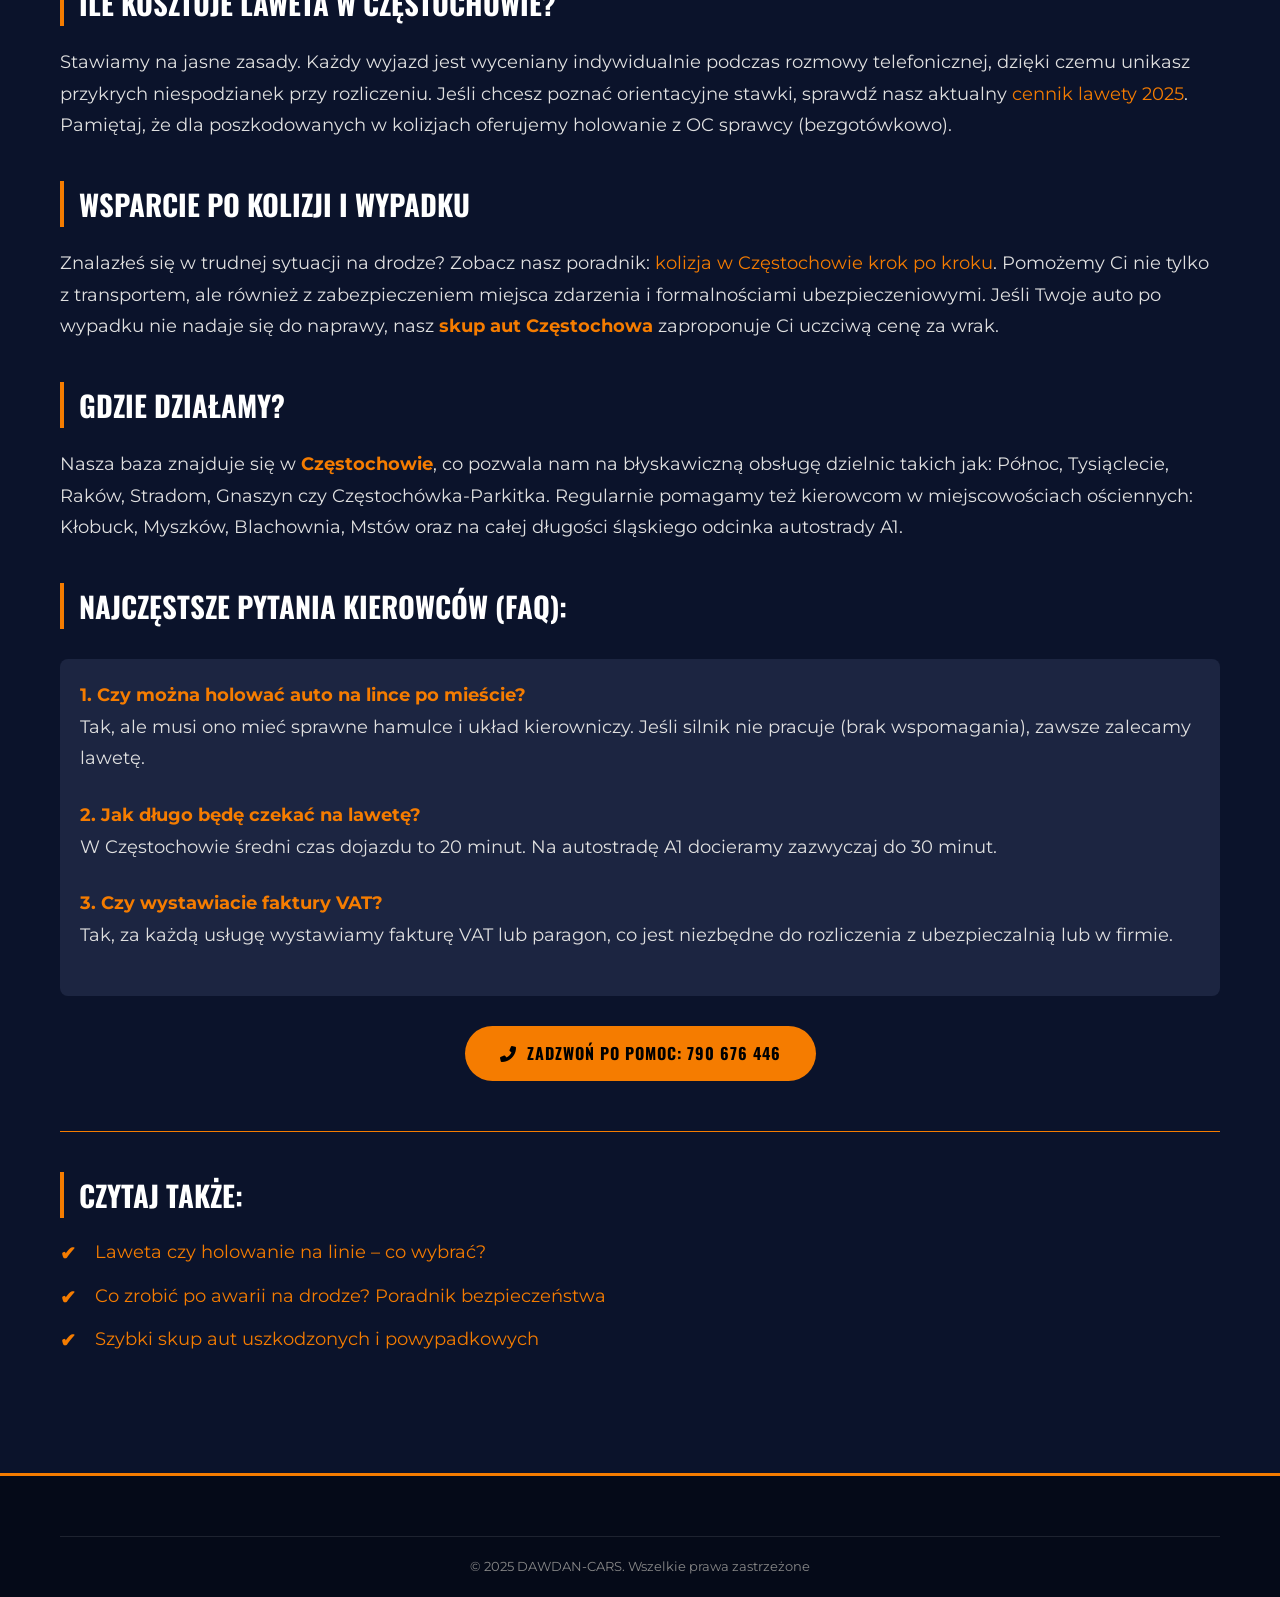
<file: pomoc-drogowa-laweta-czestochowa-24h.html>
<!DOCTYPE html>
<html lang="pl">
<head>
    <meta charset="UTF-8">
    <meta name="viewport" content="width=device-width, initial-scale=1.0">
    <title>Pomoc Drogowa i Laweta Częstochowa 24h | DAWDAN-CARS</title>
    <meta name="description" content="Szukasz pomocy drogowej w Częstochowie? Oferujemy profesjonalną lawetę, holowanie i naprawy na drodze 24/7. Szybki dojazd na A1 i w całym mieście. Sprawdź nas!">
    <link rel="canonical" href="https://dawdan-cars.pl/pomoc-drogowa-laweta-czestochowa-24h.html">

    <link rel="stylesheet" href="style.min.css" media="print" onload="this.media='all'">
    <link rel="stylesheet" href="critical.min.css">
    <noscript><link rel="stylesheet" href="style.min.css"></noscript>
    <link rel="preload" as="style" href="style.min.css">
    <link rel="preconnect" href="https://fonts.googleapis.com">
    <link rel="preconnect" href="https://fonts.gstatic.com" crossorigin>
    <link href="https://fonts.googleapis.com/css2?family=Montserrat:wght@400;700&family=Oswald:wght@500;700&display=swap" rel="stylesheet" media="print" onload="this.media='all'">
    <noscript><link href="https://fonts.googleapis.com/css2?family=Montserrat:wght@400;700&family=Oswald:wght@500;700&display=swap" rel="stylesheet"></noscript>
    <link rel="stylesheet" href="font-awesome.min.css" media="print" onload="this.media='all'">
    <link rel="icon" href="favicony/favicon.ico" type="image/x-icon">
    <script src="script.min.js" defer></script>
</head>
<body>
    <header>
        <div class="top-bar">
            <div class="container">
                <div class="logo">
                    <a href="index.html">
                        <img src="logo.webp" fetchpriority="high" alt="DAWDAN-CARS Częstochowa" width="349" height="60">
                    </a>
                </div>
                <nav>
                    <ul>
                        <li><a href="index.html">STRONA GŁÓWNA</a></li>
                        <li><a href="o-nas.html">O NAS</a></li>
                        <li><a href="skup-samochodow.html">SKUP SAMOCHODÓW</a></li>
                        <li><a href="laweta-pomoc-drogowa.html">POMOC DROGOWA</a></li>
                        <li><a href="blog.html">BLOG</a></li>
                        <li><a href="kontakt.html">KONTAKT</a></li>
                    </ul>
                </nav>
                <button class="menu-toggle" aria-label="Otwórz menu">
                    <span></span><span></span><span></span>
                </button>
            </div>
        </div>
    </header>
    <div class="overlay"></div>

    <section class="page-header" style="background: linear-gradient(rgba(11, 19, 43, 0.8), rgba(11, 19, 43, 0.8)), url('tlo.webp');">
        <div class="container">
            <h1>Pomoc Drogowa, Laweta i Holowanie w Częstochowie</h1>
            <p>Niezawodne wsparcie drogowe 24/7 dla kierowców w całym regionie śląskim</p>
        </div>
    </section>

    <article class="about-content">
        <div class="container">
            <div class="seo-text-block" style="margin-bottom: 40px;">
                <a href="blog.html" class="btn-outline" style="display: inline-block; margin-bottom: 20px;"><i class="fas fa-arrow-left"></i> Powrót do bloga</a>

                <h2>Kompleksowa Pomoc Drogowa Częstochowa – zawsze tam, gdzie nas potrzebujesz</h2>
                <p>Awaria samochodu w najmniej oczekiwanym momencie to koszmar każdego kierowcy. Czy to pęknięta opona na drodze krajowej DK1, czy nagła usterka silnika na trasie A1 – nasza <strong>pomoc drogowa Częstochowa</strong> jest przygotowana na każdą ewentualność. Działamy 24 godziny na dobę, 7 dni w tygodniu, dostarczając profesjonalne usługi transportowe i naprawcze dla pojazdów osobowych, dostawczych oraz motocykli.</p>

                <h3>Dlaczego warto wezwać DAWDAN-CARS w Częstochowie?</h3>
                <p>Na rynku istnieje wiele firm oferujących holowanie, ale tylko nieliczne zapewniają tak wysoki standard bezpieczeństwa i szybkość reakcji jak my. Nasza <strong>laweta Częstochowa</strong> to nowoczesna platforma wyposażona w najlepszy sprzęt do załadunku, co eliminuje ryzyko uszkodzenia Twojego auta podczas transportu. Wybierając nas, masz pewność, że pomoc dotrze do Ciebie w czasie 15-30 minut na terenie miasta.</p>

                <h3>Szeroki zakres usług naszej pomocy drogowej:</h3>
                <ul>
                    <li><strong>Holowanie Częstochowa i okolice:</strong> Transportujemy pojazdy pod wskazany adres, do warsztatu lub pod dom klienta.</li>
                    <li><strong>Pomoc na autostradzie A1:</strong> Przeczytaj nasze rady o tym, jak przebiega <a href="holowanie-na-autostradzie-a1-przepisy.html">holowanie na autostradzie</a> – pamiętaj, że na A1 linka holownicza jest zabroniona!</li>
                    <li><strong>Awaryjne uruchamianie silnika:</strong> Jeśli Twój akumulator odmówił posłuszeństwa, przyjedziemy z profesjonalnym boosterem (12V/24V).</li>
                    <li><strong>Wymiana koła i drobne naprawy:</strong> Jeśli usterka jest prosta, usuniemy ją na miejscu, oszczędzając Ci kosztów holowania.</li>
                    <li><strong>Dowóz paliwa i pomoc przy złym zatankowaniu:</strong> Pomylone paliwo? Odessamy je i pomożemy uruchomić auto.</li>
                    <li><strong>Wyciąganie z rowu:</strong> Posiadamy mocne wciągarki, które poradzą sobie z autem poza drogą.</li>
                </ul>

                <h3>Ile kosztuje laweta w Częstochowie?</h3>
                <p>Stawiamy na jasne zasady. Każdy wyjazd jest wyceniany indywidualnie podczas rozmowy telefonicznej, dzięki czemu unikasz przykrych niespodzianek przy rozliczeniu. Jeśli chcesz poznać orientacyjne stawki, sprawdź nasz aktualny <a href="ile-kosztuje-laweta-czestochowa.html">cennik lawety 2025</a>. Pamiętaj, że dla poszkodowanych w kolizjach oferujemy holowanie z OC sprawcy (bezgotówkowo).</p>

                <h3>Wsparcie po kolizji i wypadku</h3>
                <p>Znalazłeś się w trudnej sytuacji na drodze? Zobacz nasz poradnik: <a href="kolizja-czestochowa-co-robic.html">kolizja w Częstochowie krok po kroku</a>. Pomożemy Ci nie tylko z transportem, ale również z zabezpieczeniem miejsca zdarzenia i formalnościami ubezpieczeniowymi. Jeśli Twoje auto po wypadku nie nadaje się do naprawy, nasz <strong>skup aut Częstochowa</strong> zaproponuje Ci uczciwą cenę za wrak.</p>

                <h3>Gdzie działamy?</h3>
                <p>Nasza baza znajduje się w <strong>Częstochowie</strong>, co pozwala nam na błyskawiczną obsługę dzielnic takich jak: Północ, Tysiąclecie, Raków, Stradom, Gnaszyn czy Częstochówka-Parkitka. Regularnie pomagamy też kierowcom w miejscowościach ościennych: Kłobuck, Myszków, Blachownia, Mstów oraz na całej długości śląskiego odcinka autostrady A1.</p>

                <h3>Najczęstsze pytania kierowców (FAQ):</h3>
                <div class="faq-section" style="margin: 30px 0; background: var(--accent-color); color: #fff; padding: 20px; border-radius: 8px;">
                    <p><strong>1. Czy można holować auto na lince po mieście?</strong><br>
                    Tak, ale musi ono mieć sprawne hamulce i układ kierowniczy. Jeśli silnik nie pracuje (brak wspomagania), zawsze zalecamy lawetę.</p>
                    <p><strong>2. Jak długo będę czekać na lawetę?</strong><br>
                    W Częstochowie średni czas dojazdu to 20 minut. Na autostradę A1 docieramy zazwyczaj do 30 minut.</p>
                    <p><strong>3. Czy wystawiacie faktury VAT?</strong><br>
                    Tak, za każdą usługę wystawiamy fakturę VAT lub paragon, co jest niezbędne do rozliczenia z ubezpieczalnią lub w firmie.</p>
                </div>

                <div style="margin-top: 30px; text-align: center;">
                    <a href="tel:+48790676446" class="btn btn-primary"><i class="fas fa-phone-alt"></i> Zadzwoń po pomoc: 790 676 446</a>
                </div>

                <div class="related-posts" style="margin-top: 50px; border-top: 1px solid var(--primary-color); pt-30px;">
                    <h3>Czytaj także:</h3>
                    <ul>
                        <li><a href="laweta-porady.html">Laweta czy holowanie na linie – co wybrać?</a></li>
                        <li><a href="pomoc-drogowa-porady.html">Co zrobić po awarii na drodze? Poradnik bezpieczeństwa</a></li>
                        <li><a href="skup-samochodow-czestochowa-gotowka.html">Szybki skup aut uszkodzonych i powypadkowych</a></li>
                    </ul>
                </div>
            </div>
        </div>
    </article>

    <footer>
        <div class="container">
            <div class="footer-bottom">
                <p>&copy; 2025 DAWDAN-CARS. Wszelkie prawa zastrzeżone</p>
            </div>
        </div>
    </footer>
</body>
</html>
</file>
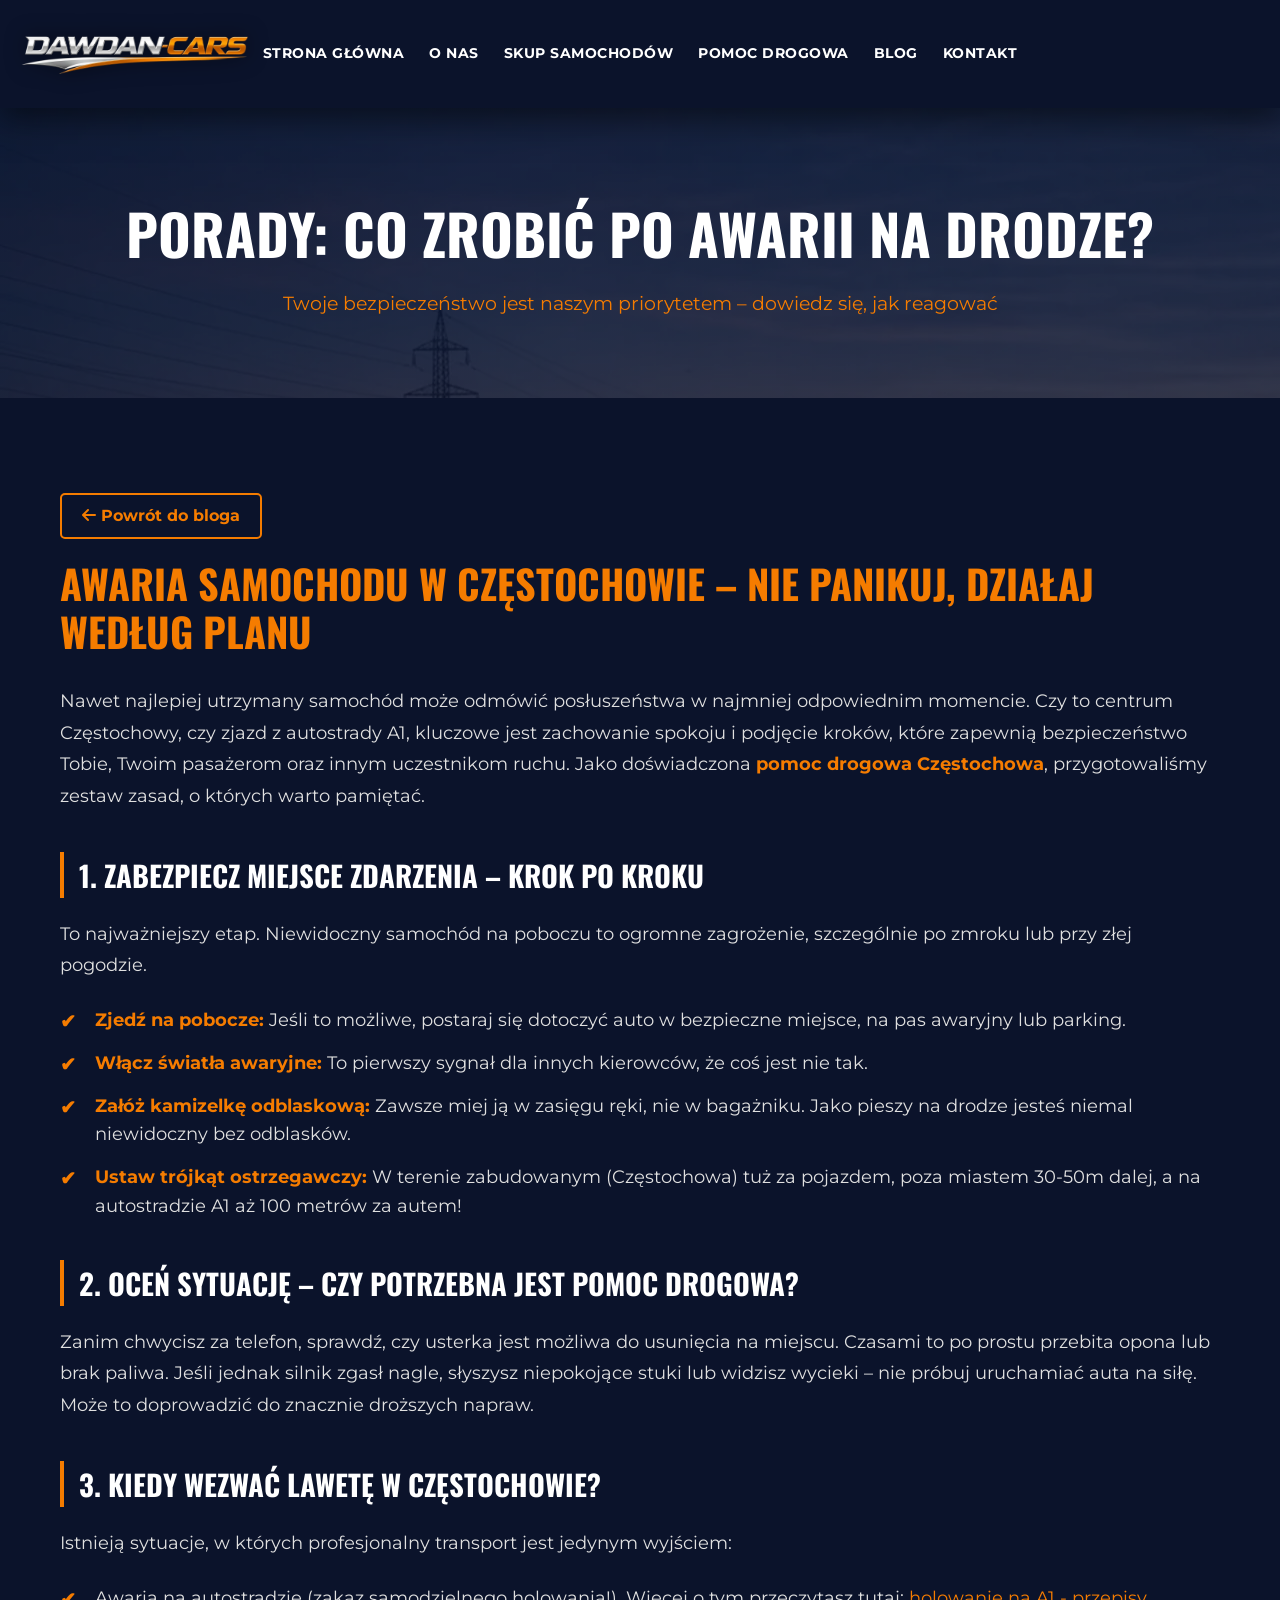
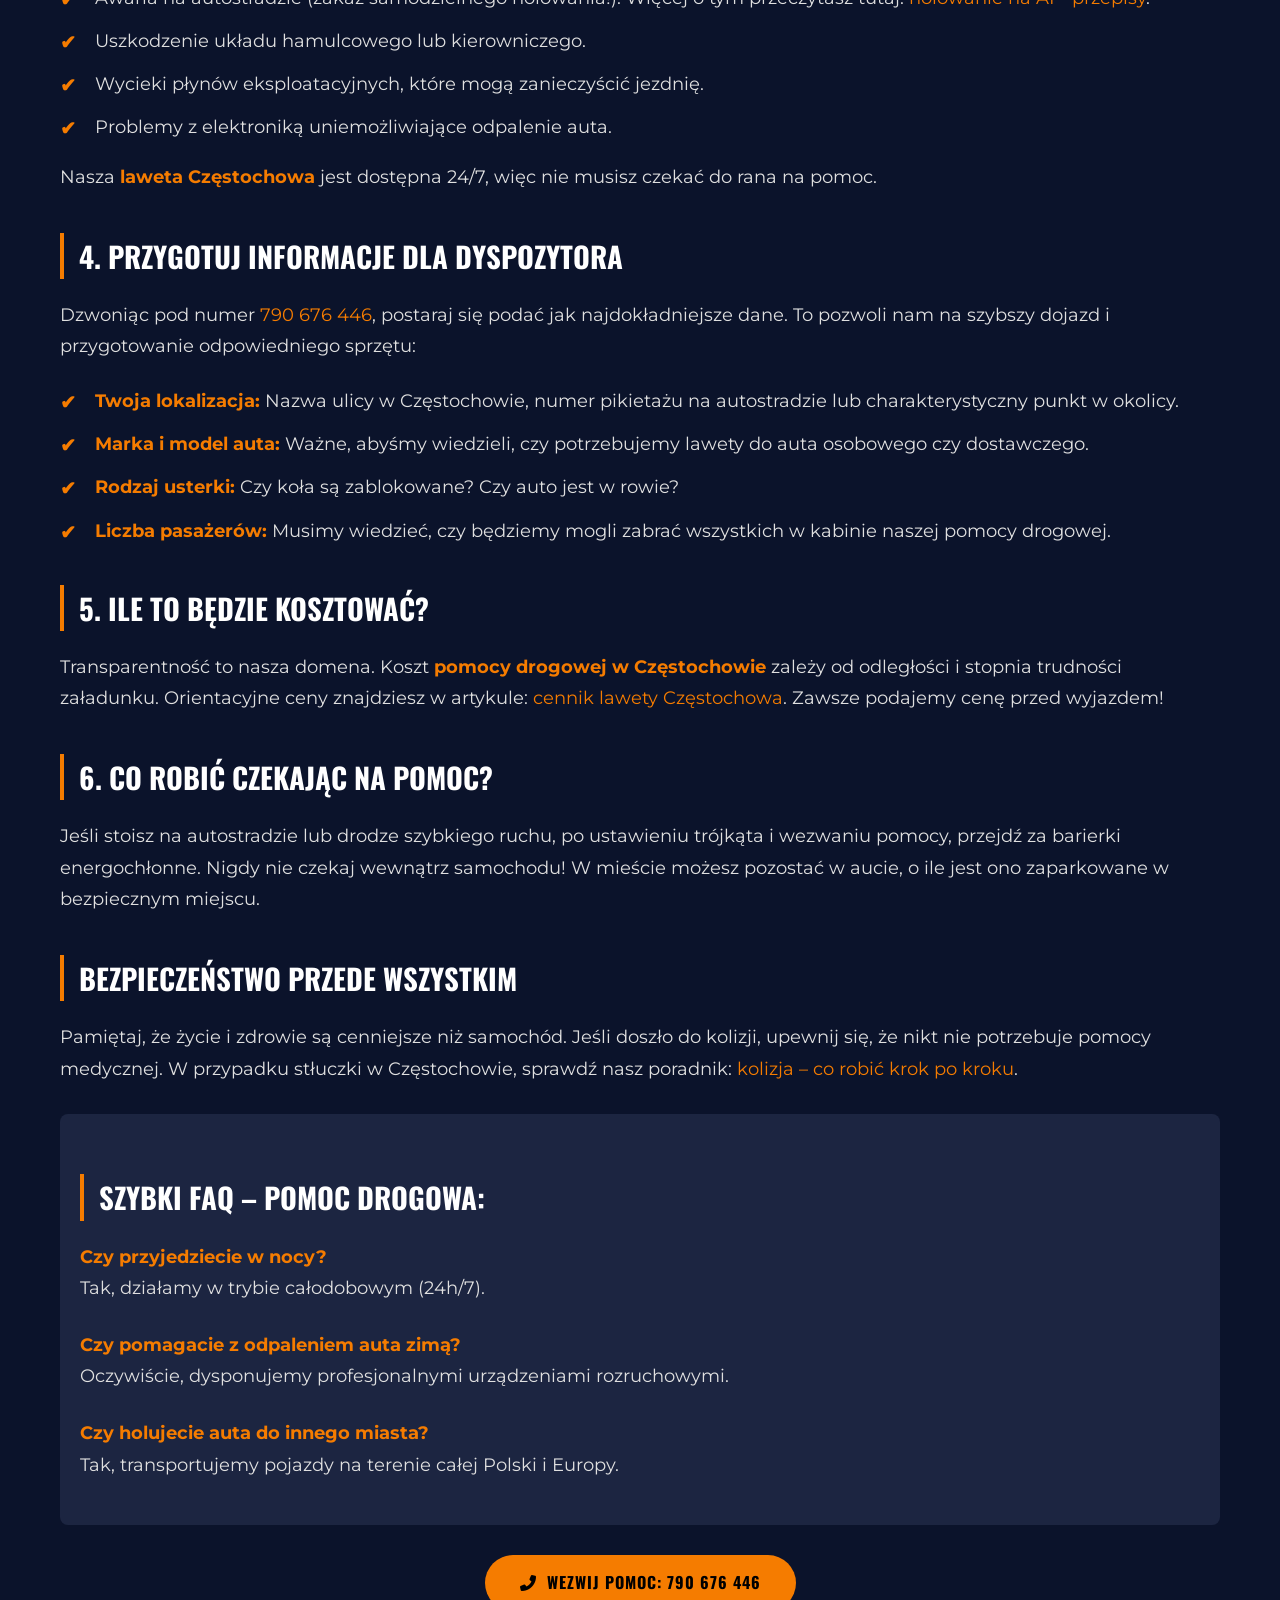
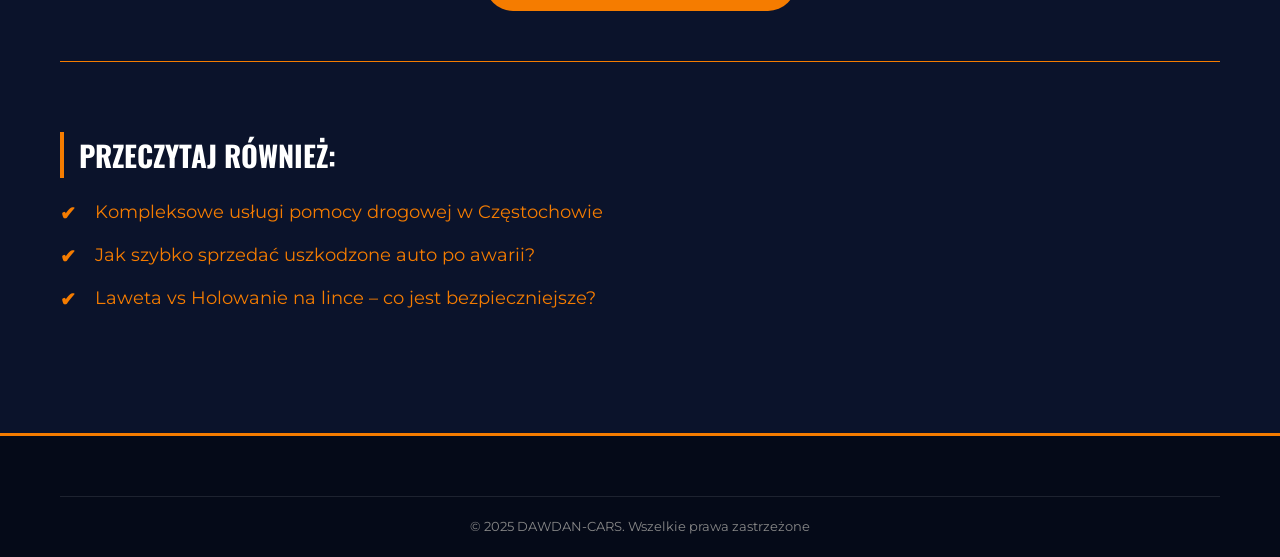
<file: pomoc-drogowa-porady.html>
<!DOCTYPE html>
<html lang="pl">
<head>
    <meta charset="UTF-8">
    <meta name="viewport" content="width=device-width, initial-scale=1.0">
    <title>Porady: Co zrobić po awarii na drodze? | Pomoc Drogowa Częstochowa</title>
    <meta name="description" content="Nagła awaria na drodze w Częstochowie lub na A1? Dowiedz się, jak zadbać o bezpieczeństwo swoje i pasażerów oraz kiedy wezwać pomoc drogową. Praktyczne porady.">
    <link rel="canonical" href="https://dawdan-cars.pl/pomoc-drogowa-porady.html">

    <link rel="stylesheet" href="style.min.css" media="print" onload="this.media='all'">
    <link rel="stylesheet" href="critical.min.css">
    <noscript><link rel="stylesheet" href="style.min.css"></noscript>
    <link rel="preload" as="style" href="style.min.css">
    <link rel="preconnect" href="https://fonts.googleapis.com">
    <link rel="preconnect" href="https://fonts.gstatic.com" crossorigin>
    <link href="https://fonts.googleapis.com/css2?family=Montserrat:wght@400;700&family=Oswald:wght@500;700&display=swap" rel="stylesheet" media="print" onload="this.media='all'">
    <noscript><link href="https://fonts.googleapis.com/css2?family=Montserrat:wght@400;700&family=Oswald:wght@500;700&display=swap" rel="stylesheet"></noscript>
    <link rel="stylesheet" href="font-awesome.min.css" media="print" onload="this.media='all'">
    <link rel="icon" href="favicony/favicon.ico" type="image/x-icon">
    <script src="script.min.js" defer></script>
</head>
<body>
    <header>
        <div class="top-bar">
            <div class="container">
                <div class="logo">
                    <a href="index.html">
                        <img src="logo.webp" fetchpriority="high" alt="DAWDAN-CARS Częstochowa" width="349" height="60">
                    </a>
                </div>
                <nav>
                    <ul>
                        <li><a href="index.html">STRONA GŁÓWNA</a></li>
                        <li><a href="o-nas.html">O NAS</a></li>
                        <li><a href="skup-samochodow.html">SKUP SAMOCHODÓW</a></li>
                        <li><a href="laweta-pomoc-drogowa.html">POMOC DROGOWA</a></li>
                        <li><a href="blog.html">BLOG</a></li>
                        <li><a href="kontakt.html">KONTAKT</a></li>
                    </ul>
                </nav>
                <button class="menu-toggle" aria-label="Otwórz menu">
                    <span></span><span></span><span></span>
                </button>
            </div>
        </div>
    </header>
    <div class="overlay"></div>

    <section class="page-header" style="background: linear-gradient(rgba(11, 19, 43, 0.8), rgba(11, 19, 43, 0.8)), url('tlo.webp');">
        <div class="container">
            <h1>Porady: Co zrobić po awarii na drodze?</h1>
            <p>Twoje bezpieczeństwo jest naszym priorytetem – dowiedz się, jak reagować</p>
        </div>
    </section>

    <article class="about-content">
        <div class="container">
            <div class="seo-text-block" style="margin-bottom: 40px;">
                <a href="blog.html" class="btn-outline" style="display: inline-block; margin-bottom: 20px;"><i class="fas fa-arrow-left"></i> Powrót do bloga</a>

                <h2>Awaria samochodu w Częstochowie – nie panikuj, działaj według planu</h2>
                <p>Nawet najlepiej utrzymany samochód może odmówić posłuszeństwa w najmniej odpowiednim momencie. Czy to centrum Częstochowy, czy zjazd z autostrady A1, kluczowe jest zachowanie spokoju i podjęcie kroków, które zapewnią bezpieczeństwo Tobie, Twoim pasażerom oraz innym uczestnikom ruchu. Jako doświadczona <strong>pomoc drogowa Częstochowa</strong>, przygotowaliśmy zestaw zasad, o których warto pamiętać.</p>

                <h3>1. Zabezpiecz miejsce zdarzenia – krok po kroku</h3>
                <p>To najważniejszy etap. Niewidoczny samochód na poboczu to ogromne zagrożenie, szczególnie po zmroku lub przy złej pogodzie.</p>
                <ul>
                    <li><strong>Zjedź na pobocze:</strong> Jeśli to możliwe, postaraj się dotoczyć auto w bezpieczne miejsce, na pas awaryjny lub parking.</li>
                    <li><strong>Włącz światła awaryjne:</strong> To pierwszy sygnał dla innych kierowców, że coś jest nie tak.</li>
                    <li><strong>Załóż kamizelkę odblaskową:</strong> Zawsze miej ją w zasięgu ręki, nie w bagażniku. Jako pieszy na drodze jesteś niemal niewidoczny bez odblasków.</li>
                    <li><strong>Ustaw trójkąt ostrzegawczy:</strong> W terenie zabudowanym (Częstochowa) tuż za pojazdem, poza miastem 30-50m dalej, a na autostradzie A1 aż 100 metrów za autem!</li>
                </ul>

                <h3>2. Oceń sytuację – czy potrzebna jest pomoc drogowa?</h3>
                <p>Zanim chwycisz za telefon, sprawdź, czy usterka jest możliwa do usunięcia na miejscu. Czasami to po prostu przebita opona lub brak paliwa. Jeśli jednak silnik zgasł nagle, słyszysz niepokojące stuki lub widzisz wycieki – nie próbuj uruchamiać auta na siłę. Może to doprowadzić do znacznie droższych napraw.</p>

                <h3>3. Kiedy wezwać lawetę w Częstochowie?</h3>
                <p>Istnieją sytuacje, w których profesjonalny transport jest jedynym wyjściem:</p>
                <ul>
                    <li>Awaria na autostradzie (zakaz samodzielnego holowania!). Więcej o tym przeczytasz tutaj: <a href="holowanie-na-autostradzie-a1-przepisy.html">holowanie na A1 - przepisy</a>.</li>
                    <li>Uszkodzenie układu hamulcowego lub kierowniczego.</li>
                    <li>Wycieki płynów eksploatacyjnych, które mogą zanieczyścić jezdnię.</li>
                    <li>Problemy z elektroniką uniemożliwiające odpalenie auta.</li>
                </ul>
                <p>Nasza <strong>laweta Częstochowa</strong> jest dostępna 24/7, więc nie musisz czekać do rana na pomoc.</p>

                <h3>4. Przygotuj informacje dla dyspozytora</h3>
                <p>Dzwoniąc pod numer <a href="tel:+48790676446">790 676 446</a>, postaraj się podać jak najdokładniejsze dane. To pozwoli nam na szybszy dojazd i przygotowanie odpowiedniego sprzętu:</p>
                <ul>
                    <li><strong>Twoja lokalizacja:</strong> Nazwa ulicy w Częstochowie, numer pikietażu na autostradzie lub charakterystyczny punkt w okolicy.</li>
                    <li><strong>Marka i model auta:</strong> Ważne, abyśmy wiedzieli, czy potrzebujemy lawety do auta osobowego czy dostawczego.</li>
                    <li><strong>Rodzaj usterki:</strong> Czy koła są zablokowane? Czy auto jest w rowie?</li>
                    <li><strong>Liczba pasażerów:</strong> Musimy wiedzieć, czy będziemy mogli zabrać wszystkich w kabinie naszej pomocy drogowej.</li>
                </ul>

                <h3>5. Ile to będzie kosztować?</h3>
                <p>Transparentność to nasza domena. Koszt <strong>pomocy drogowej w Częstochowie</strong> zależy od odległości i stopnia trudności załadunku. Orientacyjne ceny znajdziesz w artykule: <a href="ile-kosztuje-laweta-czestochowa.html">cennik lawety Częstochowa</a>. Zawsze podajemy cenę przed wyjazdem!</p>

                <h3>6. Co robić czekając na pomoc?</h3>
                <p>Jeśli stoisz na autostradzie lub drodze szybkiego ruchu, po ustawieniu trójkąta i wezwaniu pomocy, przejdź za barierki energochłonne. Nigdy nie czekaj wewnątrz samochodu! W mieście możesz pozostać w aucie, o ile jest ono zaparkowane w bezpiecznym miejscu.</p>

                <h3>Bezpieczeństwo przede wszystkim</h3>
                <p>Pamiętaj, że życie i zdrowie są cenniejsze niż samochód. Jeśli doszło do kolizji, upewnij się, że nikt nie potrzebuje pomocy medycznej. W przypadku stłuczki w Częstochowie, sprawdź nasz poradnik: <a href="kolizja-czestochowa-co-robic.html">kolizja – co robić krok po kroku</a>.</p>

                <div class="faq-section" style="margin: 30px 0; background: var(--accent-color); color: #fff; padding: 20px; border-radius: 8px;">
                    <h3>Szybki FAQ – pomoc drogowa:</h3>
                    <p><strong>Czy przyjedziecie w nocy?</strong><br>Tak, działamy w trybie całodobowym (24h/7).</p>
                    <p><strong>Czy pomagacie z odpaleniem auta zimą?</strong><br>Oczywiście, dysponujemy profesjonalnymi urządzeniami rozruchowymi.</p>
                    <p><strong>Czy holujecie auta do innego miasta?</strong><br>Tak, transportujemy pojazdy na terenie całej Polski i Europy.</p>
                </div>

                <div style="margin-top: 30px; text-align: center;">
                    <a href="tel:+48790676446" class="btn btn-primary"><i class="fas fa-phone-alt"></i> Wezwij pomoc: 790 676 446</a>
                </div>

                <div class="related-posts" style="margin-top: 50px; border-top: 1px solid var(--primary-color); padding-top: 30px;">
                    <h3>Przeczytaj również:</h3>
                    <ul>
                        <li><a href="pomoc-drogowa-laweta-czestochowa-24h.html">Kompleksowe usługi pomocy drogowej w Częstochowie</a></li>
                        <li><a href="skup-aut-porady.html">Jak szybko sprzedać uszkodzone auto po awarii?</a></li>
                        <li><a href="laweta-porady.html">Laweta vs Holowanie na lince – co jest bezpieczniejsze?</a></li>
                    </ul>
                </div>
            </div>
        </div>
    </article>

    <footer>
        <div class="container">
            <div class="footer-bottom">
                <p>&copy; 2025 DAWDAN-CARS. Wszelkie prawa zastrzeżone</p>
            </div>
        </div>
    </footer>
</body>
</html>
</file>
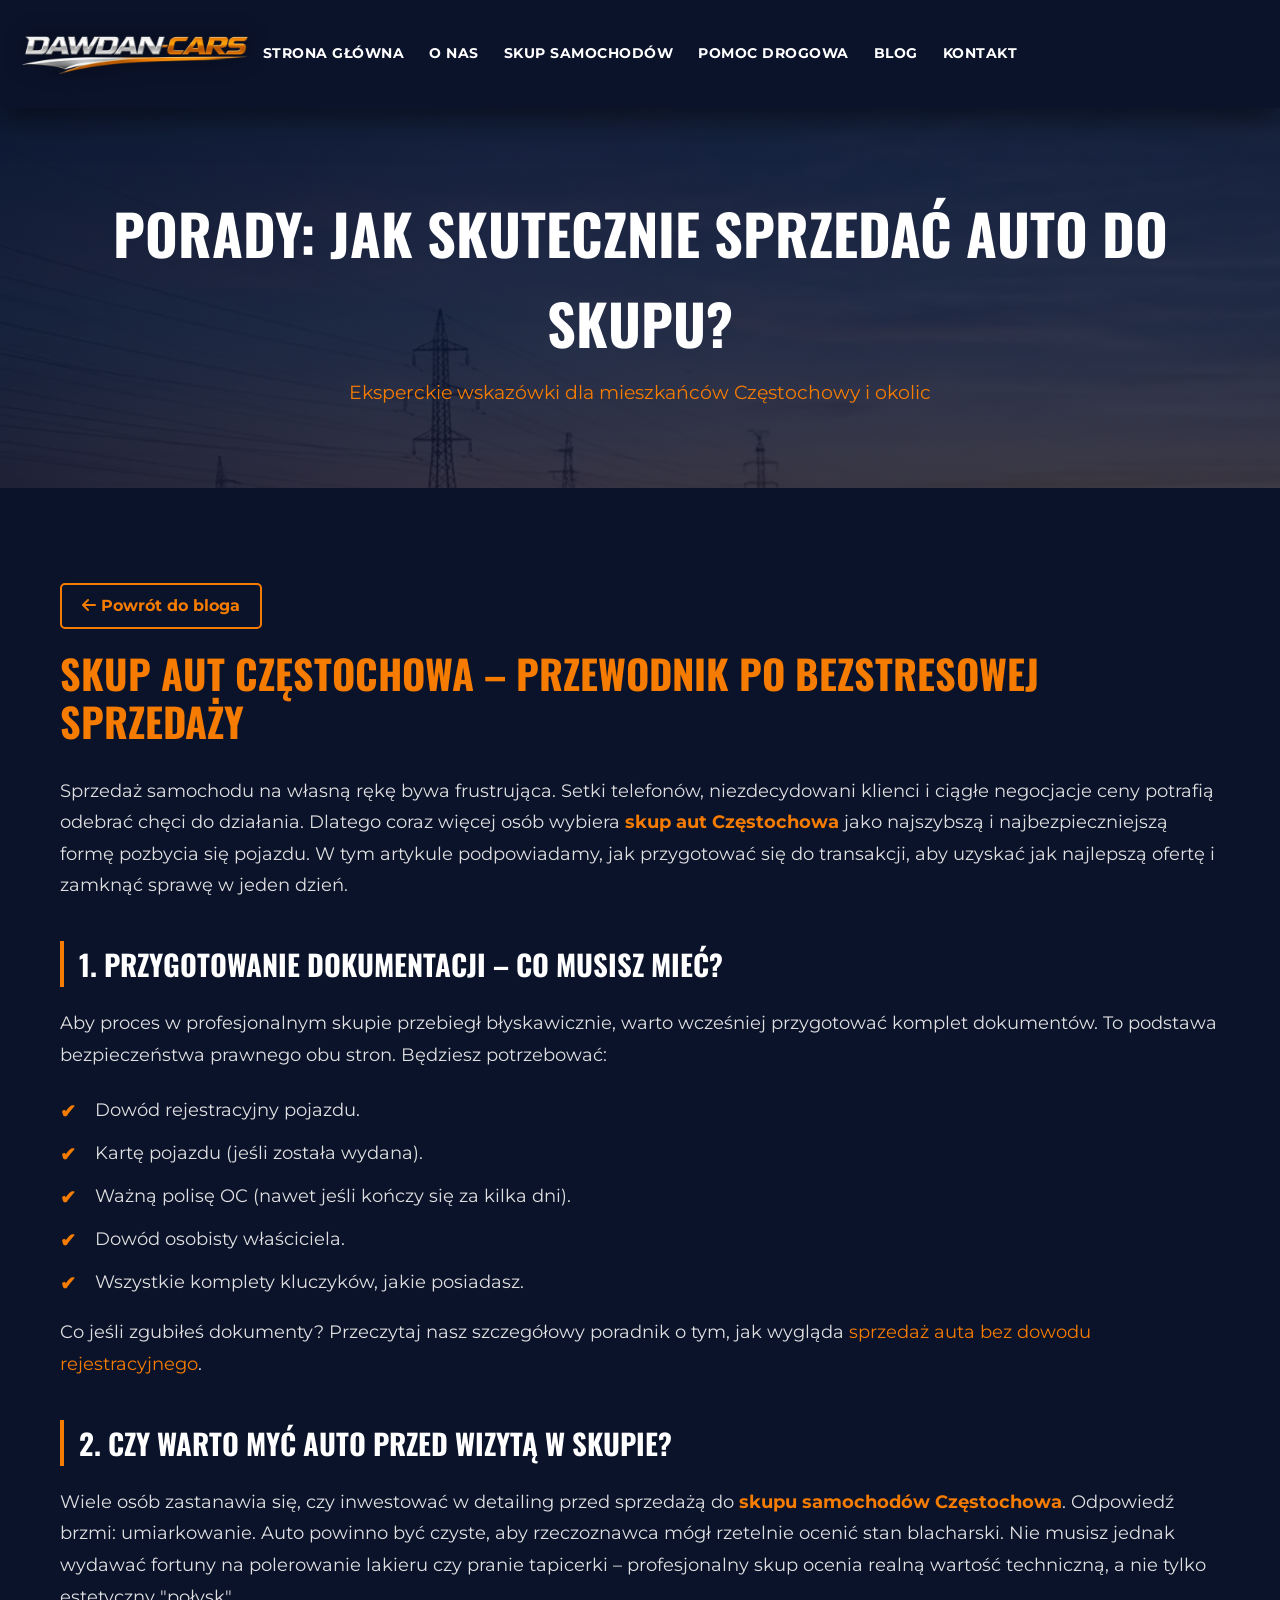
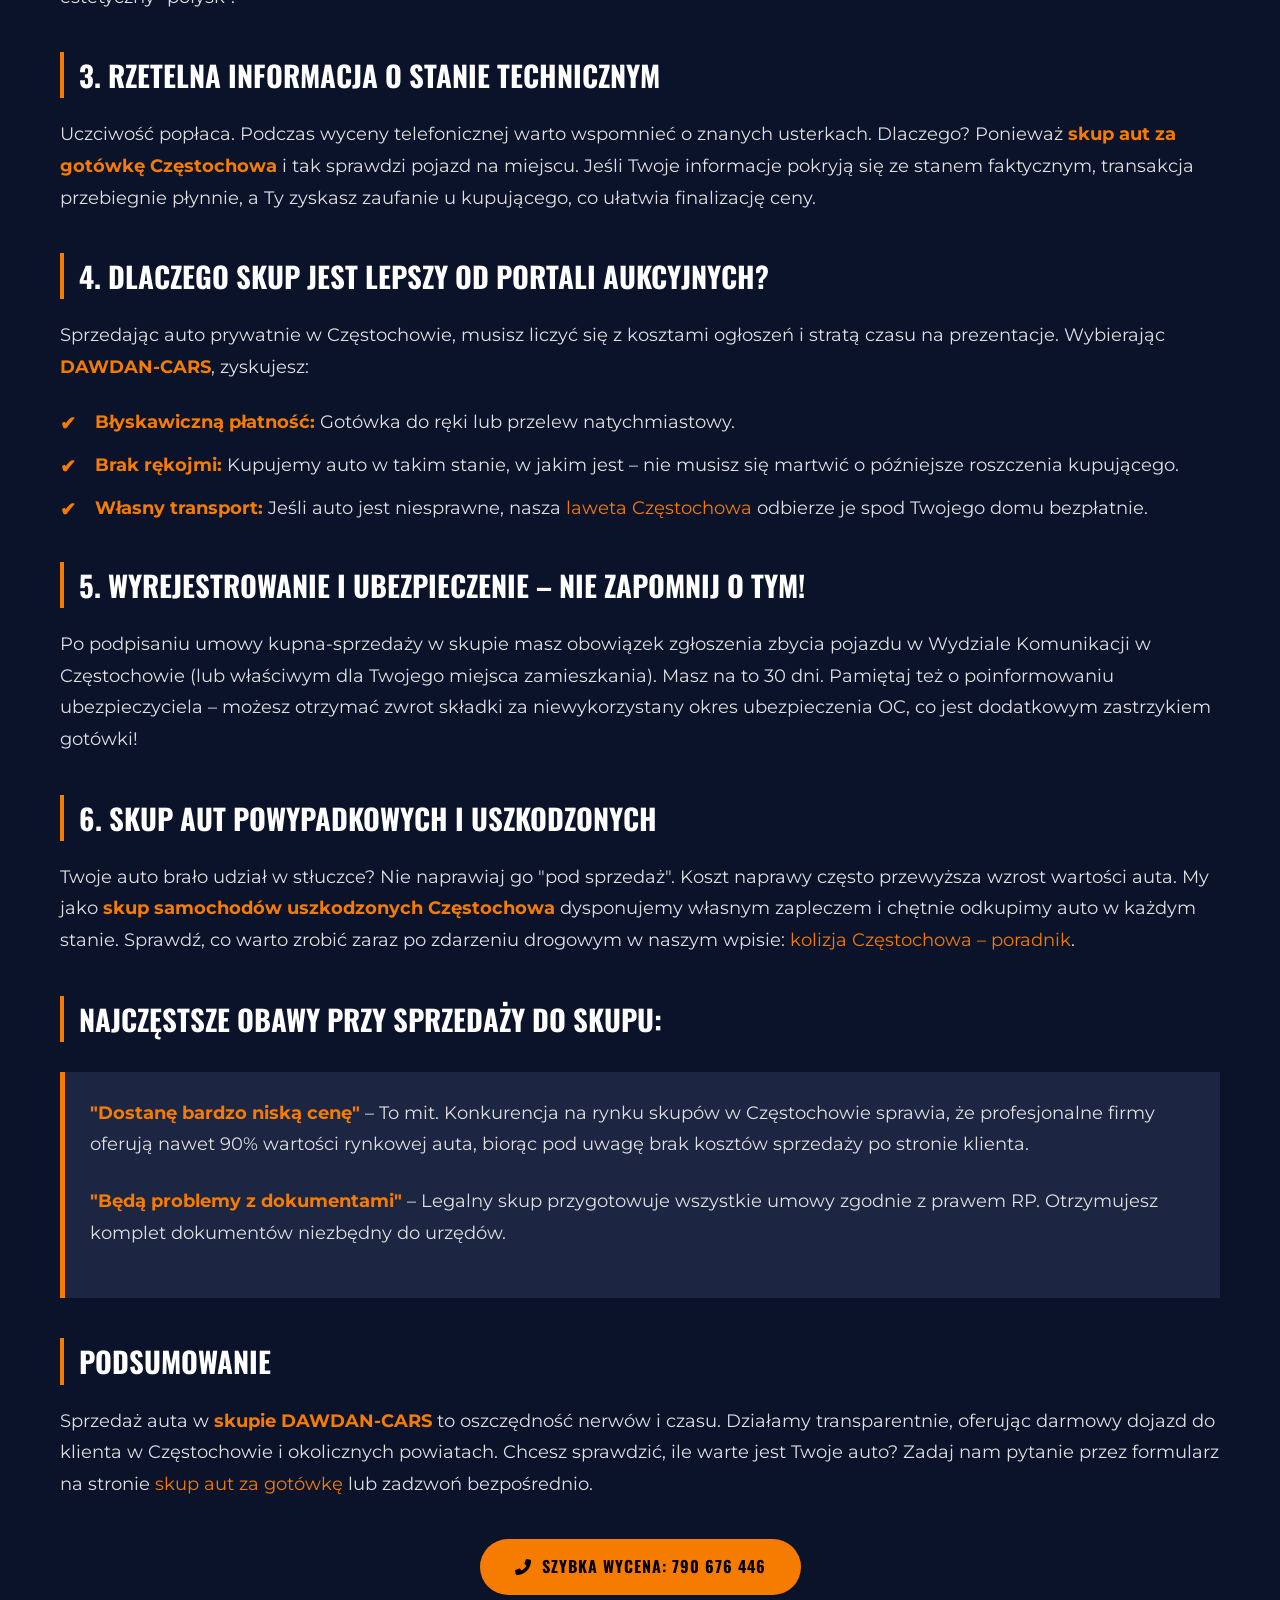
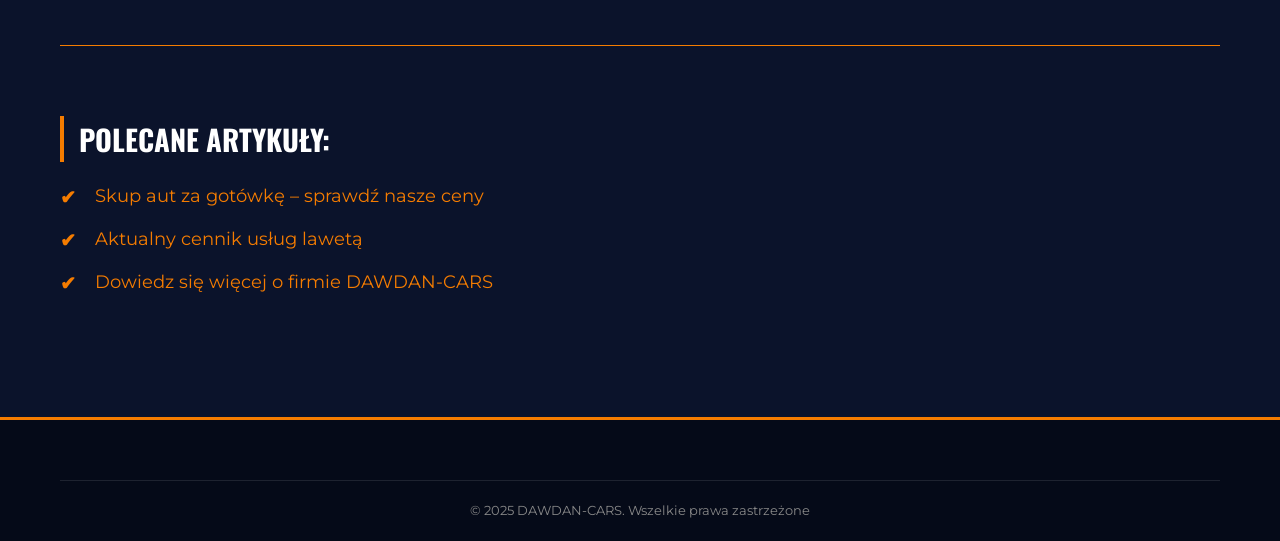
<file: skup-aut-porady.html>
<!DOCTYPE html>
<html lang="pl">
<head>
    <meta charset="UTF-8">
    <meta name="viewport" content="width=device-width, initial-scale=1.0">
    <title>Porady Skup Aut Częstochowa - Jak korzystnie sprzedać samochód? | DAWDAN-CARS</title>
    <meta name="description" content="Poznaj najlepsze porady dotyczące skupu aut w Częstochowie. Dowiedz się, jak przygotować auto do sprzedaży, jakie dokumenty są potrzebne i jak uzyskać najlepszą cenę.">
    <link rel="canonical" href="https://dawdan-cars.pl/skup-aut-porady.html">

    <link rel="stylesheet" href="style.min.css" media="print" onload="this.media='all'">
    <link rel="stylesheet" href="critical.min.css">
    <noscript><link rel="stylesheet" href="style.min.css"></noscript>
    <link rel="preload" as="style" href="style.min.css">
    <link rel="preconnect" href="https://fonts.googleapis.com">
    <link rel="preconnect" href="https://fonts.gstatic.com" crossorigin>
    <link href="https://fonts.googleapis.com/css2?family=Montserrat:wght@400;700&family=Oswald:wght@500;700&display=swap" rel="stylesheet" media="print" onload="this.media='all'">
    <noscript><link href="https://fonts.googleapis.com/css2?family=Montserrat:wght@400;700&family=Oswald:wght@500;700&display=swap" rel="stylesheet"></noscript>
    <link rel="stylesheet" href="font-awesome.min.css" media="print" onload="this.media='all'">
    <link rel="icon" href="favicony/favicon.ico" type="image/x-icon">
    <script src="script.min.js" defer></script>
</head>
<body>
    <header>
        <div class="top-bar">
            <div class="container">
                <div class="logo">
                    <a href="index.html">
                        <img src="logo.webp" fetchpriority="high" alt="DAWDAN-CARS Częstochowa" width="349" height="60">
                    </a>
                </div>
                <nav>
                    <ul>
                        <li><a href="index.html">STRONA GŁÓWNA</a></li>
                        <li><a href="o-nas.html">O NAS</a></li>
                        <li><a href="skup-samochodow.html">SKUP SAMOCHODÓW</a></li>
                        <li><a href="laweta-pomoc-drogowa.html">POMOC DROGOWA</a></li>
                        <li><a href="blog.html">BLOG</a></li>
                        <li><a href="kontakt.html">KONTAKT</a></li>
                    </ul>
                </nav>
                <button class="menu-toggle" aria-label="Otwórz menu">
                    <span></span><span></span><span></span>
                </button>
            </div>
        </div>
    </header>
    <div class="overlay"></div>

    <section class="page-header" style="background: linear-gradient(rgba(11, 19, 43, 0.8), rgba(11, 19, 43, 0.8)), url('tlo.webp');">
        <div class="container">
            <h1>Porady: Jak skutecznie sprzedać auto do skupu?</h1>
            <p>Eksperckie wskazówki dla mieszkańców Częstochowy i okolic</p>
        </div>
    </section>

    <article class="about-content">
        <div class="container">
            <div class="seo-text-block" style="margin-bottom: 40px;">
                <a href="blog.html" class="btn-outline" style="display: inline-block; margin-bottom: 20px;"><i class="fas fa-arrow-left"></i> Powrót do bloga</a>

                <h2>Skup aut Częstochowa – przewodnik po bezstresowej sprzedaży</h2>
                <p>Sprzedaż samochodu na własną rękę bywa frustrująca. Setki telefonów, niezdecydowani klienci i ciągłe negocjacje ceny potrafią odebrać chęci do działania. Dlatego coraz więcej osób wybiera <strong>skup aut Częstochowa</strong> jako najszybszą i najbezpieczniejszą formę pozbycia się pojazdu. W tym artykule podpowiadamy, jak przygotować się do transakcji, aby uzyskać jak najlepszą ofertę i zamknąć sprawę w jeden dzień.</p>

                <h3>1. Przygotowanie dokumentacji – co musisz mieć?</h3>
                <p>Aby proces w profesjonalnym skupie przebiegł błyskawicznie, warto wcześniej przygotować komplet dokumentów. To podstawa bezpieczeństwa prawnego obu stron. Będziesz potrzebować:</p>
                <ul>
                    <li>Dowód rejestracyjny pojazdu.</li>
                    <li>Kartę pojazdu (jeśli została wydana).</li>
                    <li>Ważną polisę OC (nawet jeśli kończy się za kilka dni).</li>
                    <li>Dowód osobisty właściciela.</li>
                    <li>Wszystkie komplety kluczyków, jakie posiadasz.</li>
                </ul>
                <p>Co jeśli zgubiłeś dokumenty? Przeczytaj nasz szczegółowy poradnik o tym, jak wygląda <a href="sprzedaz-auta-bez-dowodu-rejestracyjnego.html">sprzedaż auta bez dowodu rejestracyjnego</a>.</p>

                <h3>2. Czy warto myć auto przed wizytą w skupie?</h3>
                <p>Wiele osób zastanawia się, czy inwestować w detailing przed sprzedażą do <strong>skupu samochodów Częstochowa</strong>. Odpowiedź brzmi: umiarkowanie. Auto powinno być czyste, aby rzeczoznawca mógł rzetelnie ocenić stan blacharski. Nie musisz jednak wydawać fortuny na polerowanie lakieru czy pranie tapicerki – profesjonalny skup ocenia realną wartość techniczną, a nie tylko estetyczny "połysk".</p>

                <h3>3. Rzetelna informacja o stanie technicznym</h3>
                <p>Uczciwość popłaca. Podczas wyceny telefonicznej warto wspomnieć o znanych usterkach. Dlaczego? Ponieważ <strong>skup aut za gotówkę Częstochowa</strong> i tak sprawdzi pojazd na miejscu. Jeśli Twoje informacje pokryją się ze stanem faktycznym, transakcja przebiegnie płynnie, a Ty zyskasz zaufanie u kupującego, co ułatwia finalizację ceny.</p>

                <h3>4. Dlaczego skup jest lepszy od portali aukcyjnych?</h3>
                <p>Sprzedając auto prywatnie w Częstochowie, musisz liczyć się z kosztami ogłoszeń i stratą czasu na prezentacje. Wybierając <strong>DAWDAN-CARS</strong>, zyskujesz:</p>
                <ul>
                    <li><strong>Błyskawiczną płatność:</strong> Gotówka do ręki lub przelew natychmiastowy.</li>
                    <li><strong>Brak rękojmi:</strong> Kupujemy auto w takim stanie, w jakim jest – nie musisz się martwić o późniejsze roszczenia kupującego.</li>
                    <li><strong>Własny transport:</strong> Jeśli auto jest niesprawne, nasza <a href="pomoc-drogowa-laweta-czestochowa-24h.html">laweta Częstochowa</a> odbierze je spod Twojego domu bezpłatnie.</li>
                </ul>

                <h3>5. Wyrejestrowanie i ubezpieczenie – nie zapomnij o tym!</h3>
                <p>Po podpisaniu umowy kupna-sprzedaży w skupie masz obowiązek zgłoszenia zbycia pojazdu w Wydziale Komunikacji w Częstochowie (lub właściwym dla Twojego miejsca zamieszkania). Masz na to 30 dni. Pamiętaj też o poinformowaniu ubezpieczyciela – możesz otrzymać zwrot składki za niewykorzystany okres ubezpieczenia OC, co jest dodatkowym zastrzykiem gotówki!</p>

                <h3>6. Skup aut powypadkowych i uszkodzonych</h3>
                <p>Twoje auto brało udział w stłuczce? Nie naprawiaj go "pod sprzedaż". Koszt naprawy często przewyższa wzrost wartości auta. My jako <strong>skup samochodów uszkodzonych Częstochowa</strong> dysponujemy własnym zapleczem i chętnie odkupimy auto w każdym stanie. Sprawdź, co warto zrobić zaraz po zdarzeniu drogowym w naszym wpisie: <a href="kolizja-czestochowa-co-robic.html">kolizja Częstochowa – poradnik</a>.</p>

                <h3>Najczęstsze obawy przy sprzedaży do skupu:</h3>
                <div class="faq-section" style="margin: 30px 0; background: #1c2541; padding: 25px; border-left: 5px solid #f57c00;">
                    <p><strong>"Dostanę bardzo niską cenę"</strong> – To mit. Konkurencja na rynku skupów w Częstochowie sprawia, że profesjonalne firmy oferują nawet 90% wartości rynkowej auta, biorąc pod uwagę brak kosztów sprzedaży po stronie klienta.</p>
                    <p><strong>"Będą problemy z dokumentami"</strong> – Legalny skup przygotowuje wszystkie umowy zgodnie z prawem RP. Otrzymujesz komplet dokumentów niezbędny do urzędów.</p>
                </div>

                <h3>Podsumowanie</h3>
                <p>Sprzedaż auta w <strong>skupie DAWDAN-CARS</strong> to oszczędność nerwów i czasu. Działamy transparentnie, oferując darmowy dojazd do klienta w Częstochowie i okolicznych powiatach. Chcesz sprawdzić, ile warte jest Twoje auto? Zadaj nam pytanie przez formularz na stronie <a href="skup-samochodow-czestochowa-gotowka.html">skup aut za gotówkę</a> lub zadzwoń bezpośrednio.</p>

                <div style="margin-top: 40px; text-align: center;">
                    <a href="tel:+48790676446" class="btn btn-primary"><i class="fas fa-phone-alt"></i> Szybka wycena: 790 676 446</a>
                </div>

                <div class="related-posts" style="margin-top: 50px; border-top: 1px solid var(--primary-color); padding-top: 30px;">
                    <h3>Polecane artykuły:</h3>
                    <ul>
                        <li><a href="skup-samochodow-czestochowa-gotowka.html">Skup aut za gotówkę – sprawdź nasze ceny</a></li>
                        <li><a href="ile-kosztuje-laweta-czestochowa.html">Aktualny cennik usług lawetą</a></li>
                        <li><a href="o-nas.html">Dowiedz się więcej o firmie DAWDAN-CARS</a></li>
                    </ul>
                </div>
            </div>
        </div>
    </article>

    <footer>
        <div class="container">
            <div class="footer-bottom">
                <p>&copy; 2025 DAWDAN-CARS. Wszelkie prawa zastrzeżone</p>
            </div>
        </div>
    </footer>
</body>
</html>
</file>
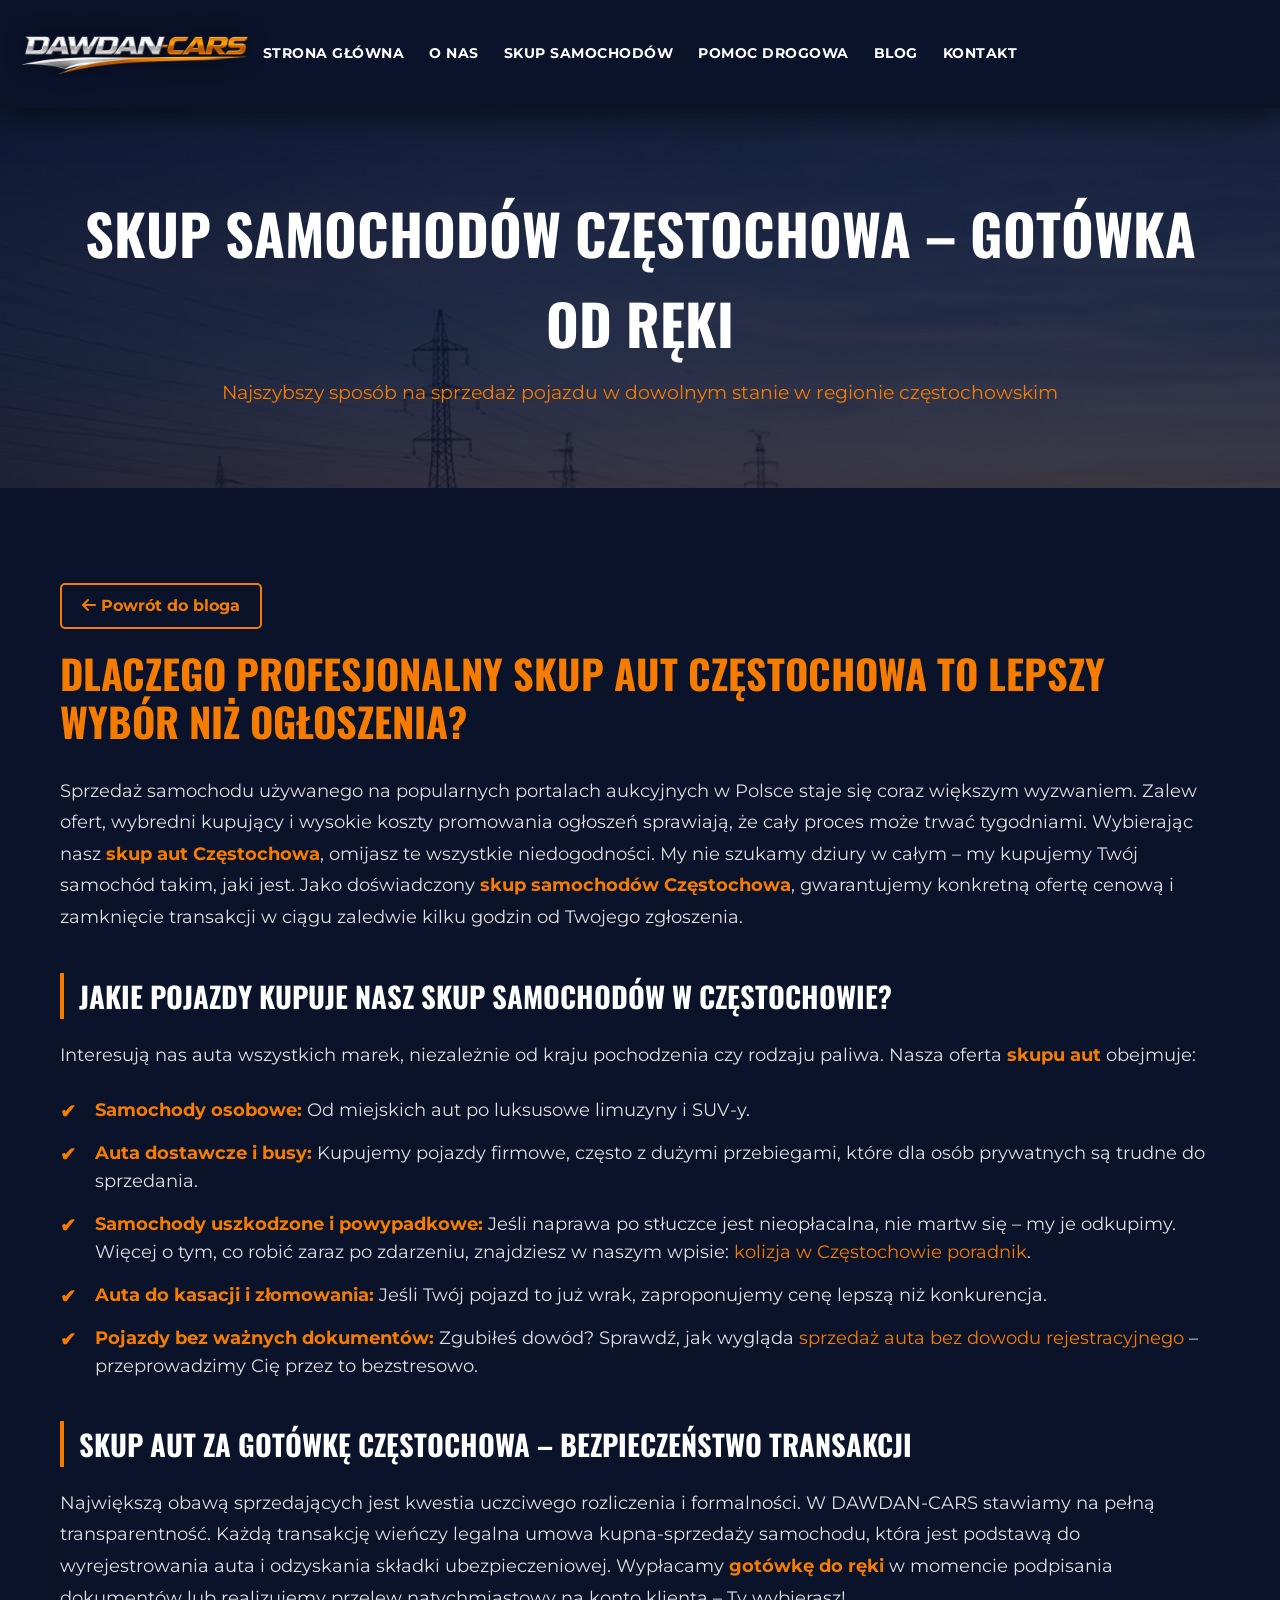
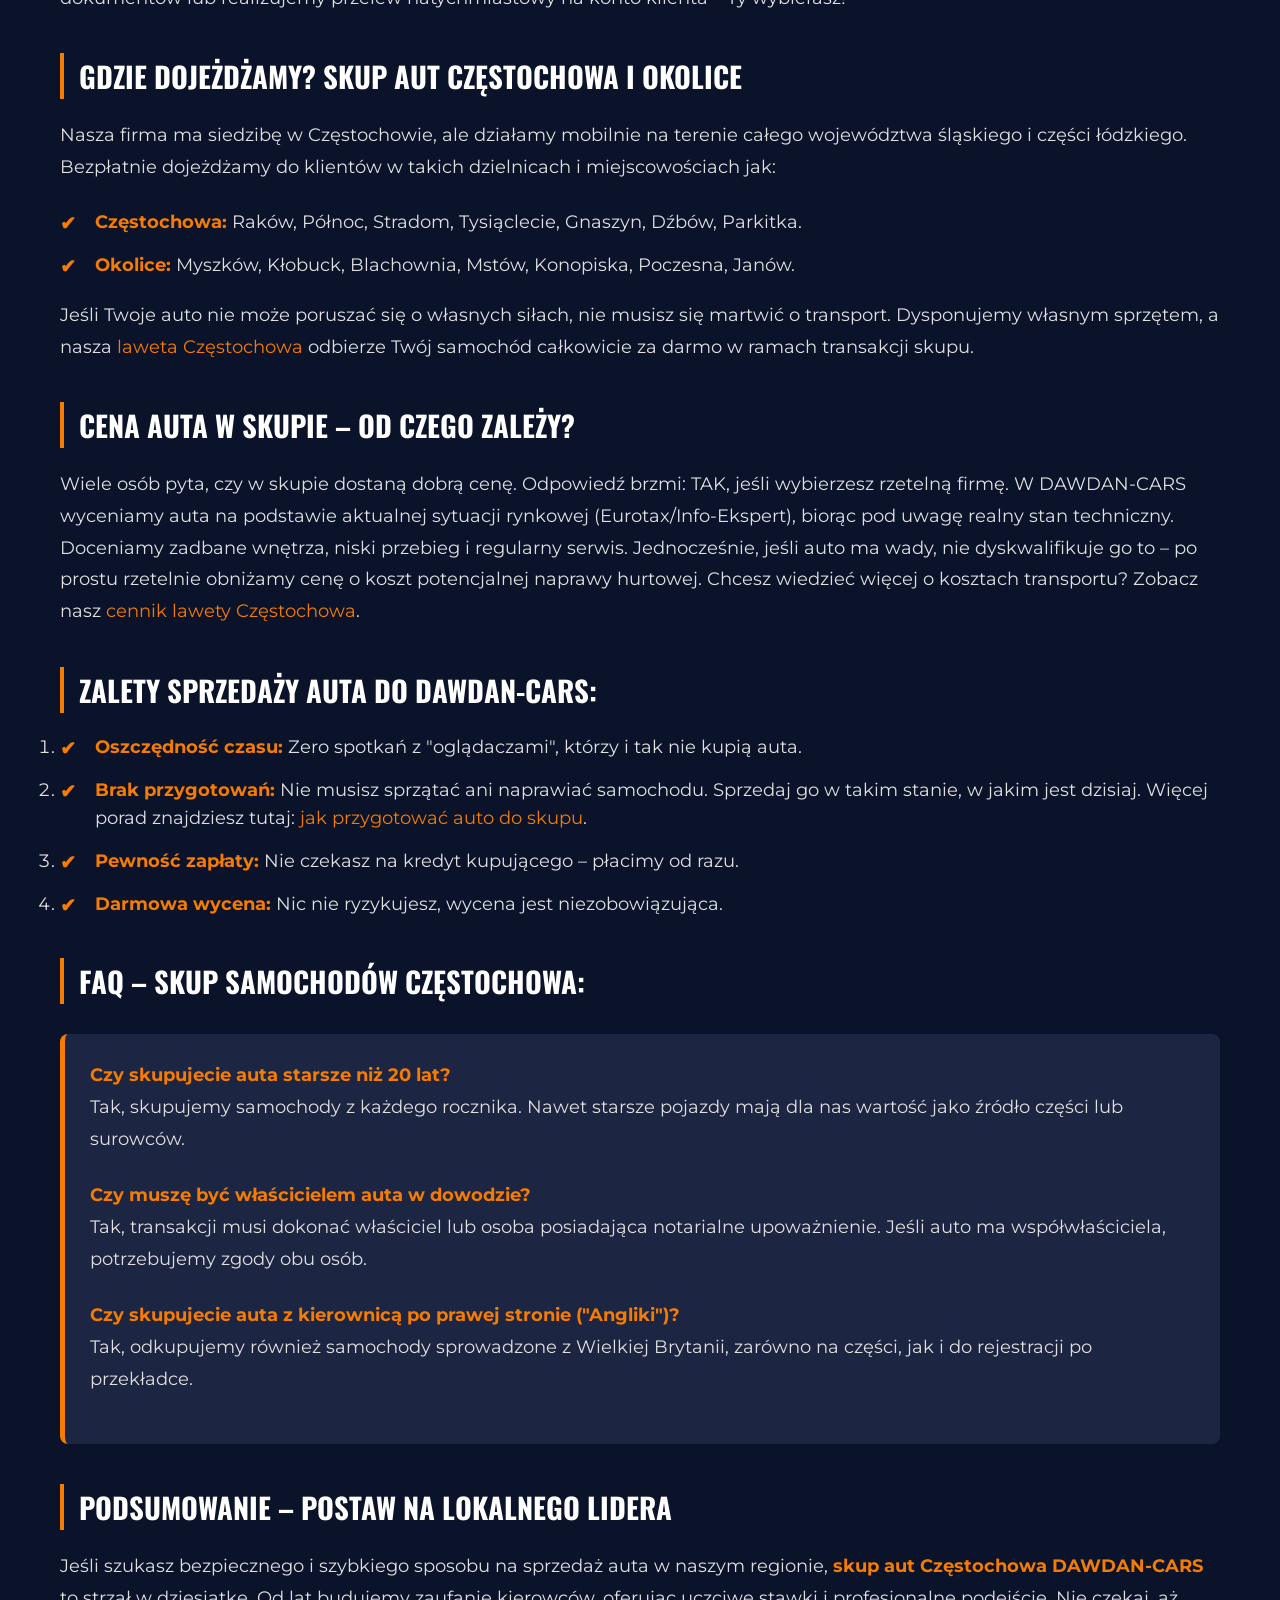
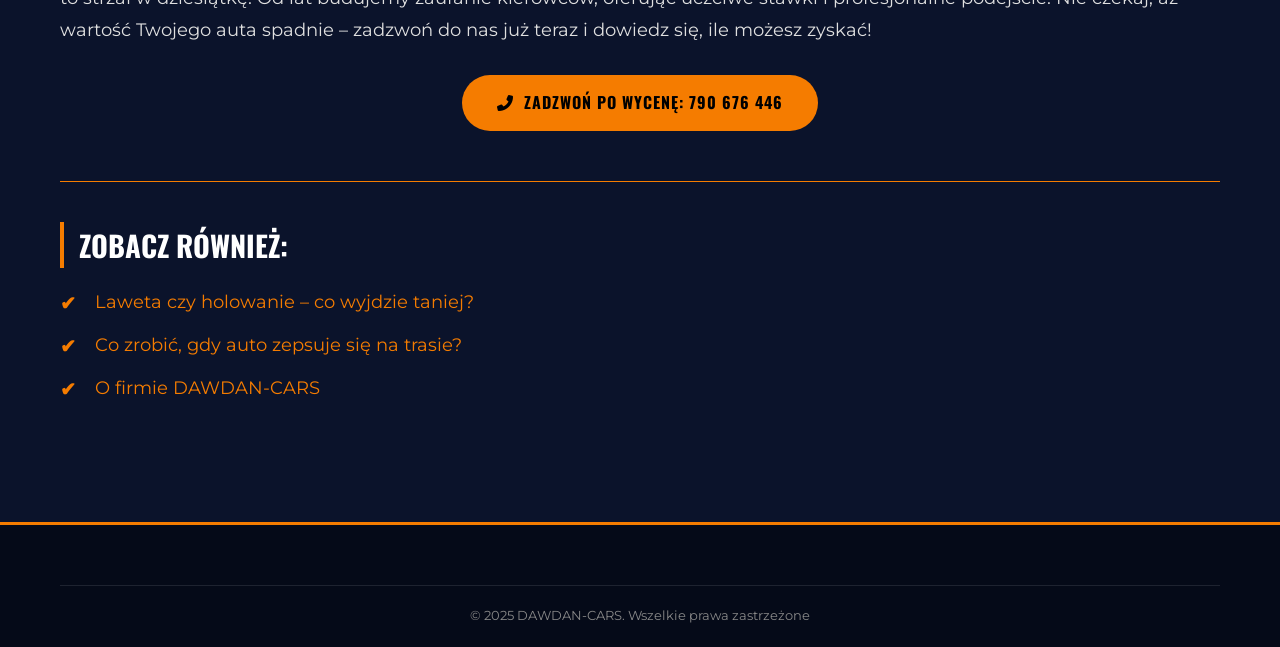
<file: skup-samochodow-czestochowa-gotowka.html>
<!DOCTYPE html>
<html lang="pl">
<head>
    <meta charset="UTF-8">
    <meta name="viewport" content="width=device-width, initial-scale=1.0">
    <title>Skup Samochodów Częstochowa za Gotówkę | DAWDAN-CARS 24h</title>
    <meta name="description" content="Szukasz rzetelnego skupu aut w Częstochowie? DAWDAN-CARS oferuje profesjonalny skup samochodów Częstochowa za gotówkę. Szybka wycena, darmowy dojazd i 100% legalności. Sprawdź cennik!">
    <link rel="canonical" href="https://dawdan-cars.pl/skup-samochodow-czestochowa-gotowka.html">

    <link rel="stylesheet" href="style.min.css" media="print" onload="this.media='all'">
    <link rel="stylesheet" href="critical.min.css">
    <noscript><link rel="stylesheet" href="style.min.css"></noscript>
    <link rel="preload" as="style" href="style.min.css">
    <link rel="preconnect" href="https://fonts.googleapis.com">
    <link rel="preconnect" href="https://fonts.gstatic.com" crossorigin>
    <link href="https://fonts.googleapis.com/css2?family=Montserrat:wght@400;700&family=Oswald:wght@500;700&display=swap" rel="stylesheet" media="print" onload="this.media='all'">
    <noscript><link href="https://fonts.googleapis.com/css2?family=Montserrat:wght@400;700&family=Oswald:wght@500;700&display=swap" rel="stylesheet"></noscript>
    <link rel="stylesheet" href="font-awesome.min.css" media="print" onload="this.media='all'">
    <link rel="icon" href="favicony/favicon.ico" type="image/x-icon">
    <script src="script.min.js" defer></script>
</head>
<body>
    <header>
        <div class="top-bar">
            <div class="container">
                <div class="logo">
                    <a href="index.html">
                        <img src="logo.webp" fetchpriority="high" alt="DAWDAN-CARS Częstochowa" width="349" height="60">
                    </a>
                </div>
                <nav>
                    <ul>
                        <li><a href="index.html">STRONA GŁÓWNA</a></li>
                        <li><a href="o-nas.html">O NAS</a></li>
                        <li><a href="skup-samochodow.html">SKUP SAMOCHODÓW</a></li>
                        <li><a href="laweta-pomoc-drogowa.html">POMOC DROGOWA</a></li>
                        <li><a href="blog.html">BLOG</a></li>
                        <li><a href="kontakt.html">KONTAKT</a></li>
                    </ul>
                </nav>
                <button class="menu-toggle" aria-label="Otwórz menu">
                    <span></span><span></span><span></span>
                </button>
            </div>
        </div>
    </header>
    <div class="overlay"></div>

    <section class="page-header" style="background: linear-gradient(rgba(11, 19, 43, 0.8), rgba(11, 19, 43, 0.8)), url('tlo.webp');">
        <div class="container">
            <h1>Skup Samochodów Częstochowa – Gotówka od Ręki</h1>
            <p>Najszybszy sposób na sprzedaż pojazdu w dowolnym stanie w regionie częstochowskim</p>
        </div>
    </section>

    <article class="about-content">
        <div class="container">
            <div class="seo-text-block" style="margin-bottom: 40px;">
                <a href="blog.html" class="btn-outline" style="display: inline-block; margin-bottom: 20px;"><i class="fas fa-arrow-left"></i> Powrót do bloga</a>

                <h2>Dlaczego profesjonalny skup aut Częstochowa to lepszy wybór niż ogłoszenia?</h2>
                <p>Sprzedaż samochodu używanego na popularnych portalach aukcyjnych w Polsce staje się coraz większym wyzwaniem. Zalew ofert, wybredni kupujący i wysokie koszty promowania ogłoszeń sprawiają, że cały proces może trwać tygodniami. Wybierając nasz <strong>skup aut Częstochowa</strong>, omijasz te wszystkie niedogodności. My nie szukamy dziury w całym – my kupujemy Twój samochód takim, jaki jest. Jako doświadczony <strong>skup samochodów Częstochowa</strong>, gwarantujemy konkretną ofertę cenową i zamknięcie transakcji w ciągu zaledwie kilku godzin od Twojego zgłoszenia.</p>

                <h3>Jakie pojazdy kupuje nasz skup samochodów w Częstochowie?</h3>
                <p>Interesują nas auta wszystkich marek, niezależnie od kraju pochodzenia czy rodzaju paliwa. Nasza oferta <strong>skupu aut</strong> obejmuje:</p>
                <ul>
                    <li><strong>Samochody osobowe:</strong> Od miejskich aut po luksusowe limuzyny i SUV-y.</li>
                    <li><strong>Auta dostawcze i busy:</strong> Kupujemy pojazdy firmowe, często z dużymi przebiegami, które dla osób prywatnych są trudne do sprzedania.</li>
                    <li><strong>Samochody uszkodzone i powypadkowe:</strong> Jeśli naprawa po stłuczce jest nieopłacalna, nie martw się – my je odkupimy. Więcej o tym, co robić zaraz po zdarzeniu, znajdziesz w naszym wpisie: <a href="kolizja-czestochowa-co-robic.html">kolizja w Częstochowie poradnik</a>.</li>
                    <li><strong>Auta do kasacji i złomowania:</strong> Jeśli Twój pojazd to już wrak, zaproponujemy cenę lepszą niż konkurencja.</li>
                    <li><strong>Pojazdy bez ważnych dokumentów:</strong> Zgubiłeś dowód? Sprawdź, jak wygląda <a href="sprzedaz-auta-bez-dowodu-rejestracyjnego.html">sprzedaż auta bez dowodu rejestracyjnego</a> – przeprowadzimy Cię przez to bezstresowo.</li>
                </ul>

                <h3>Skup aut za gotówkę Częstochowa – bezpieczeństwo transakcji</h3>
                <p>Największą obawą sprzedających jest kwestia uczciwego rozliczenia i formalności. W DAWDAN-CARS stawiamy na pełną transparentność. Każdą transakcję wieńczy legalna umowa kupna-sprzedaży samochodu, która jest podstawą do wyrejestrowania auta i odzyskania składki ubezpieczeniowej. Wypłacamy <strong>gotówkę do ręki</strong> w momencie podpisania dokumentów lub realizujemy przelew natychmiastowy na konto klienta – Ty wybierasz!</p>

                <h3>Gdzie dojeżdżamy? Skup aut Częstochowa i okolice</h3>
                <p>Nasza firma ma siedzibę w Częstochowie, ale działamy mobilnie na terenie całego województwa śląskiego i części łódzkiego. Bezpłatnie dojeżdżamy do klientów w takich dzielnicach i miejscowościach jak:</p>
                <ul>
                    <li><strong>Częstochowa:</strong> Raków, Północ, Stradom, Tysiąclecie, Gnaszyn, Dźbów, Parkitka.</li>
                    <li><strong>Okolice:</strong> Myszków, Kłobuck, Blachownia, Mstów, Konopiska, Poczesna, Janów.</li>
                </ul>
                <p>Jeśli Twoje auto nie może poruszać się o własnych siłach, nie musisz się martwić o transport. Dysponujemy własnym sprzętem, a nasza <a href="pomoc-drogowa-laweta-czestochowa-24h.html">laweta Częstochowa</a> odbierze Twój samochód całkowicie za darmo w ramach transakcji skupu.</p>

                <h3>Cena auta w skupie – od czego zależy?</h3>
                <p>Wiele osób pyta, czy w skupie dostaną dobrą cenę. Odpowiedź brzmi: TAK, jeśli wybierzesz rzetelną firmę. W DAWDAN-CARS wyceniamy auta na podstawie aktualnej sytuacji rynkowej (Eurotax/Info-Ekspert), biorąc pod uwagę realny stan techniczny. Doceniamy zadbane wnętrza, niski przebieg i regularny serwis. Jednocześnie, jeśli auto ma wady, nie dyskwalifikuje go to – po prostu rzetelnie obniżamy cenę o koszt potencjalnej naprawy hurtowej. Chcesz wiedzieć więcej o kosztach transportu? Zobacz nasz <a href="ile-kosztuje-laweta-czestochowa.html">cennik lawety Częstochowa</a>.</p>

                <h3>Zalety sprzedaży auta do DAWDAN-CARS:</h3>
                <ol>
                    <li><strong>Oszczędność czasu:</strong> Zero spotkań z "oglądaczami", którzy i tak nie kupią auta.</li>
                    <li><strong>Brak przygotowań:</strong> Nie musisz sprzątać ani naprawiać samochodu. Sprzedaj go w takim stanie, w jakim jest dzisiaj. Więcej porad znajdziesz tutaj: <a href="skup-aut-porady.html">jak przygotować auto do skupu</a>.</li>
                    <li><strong>Pewność zapłaty:</strong> Nie czekasz na kredyt kupującego – płacimy od razu.</li>
                    <li><strong>Darmowa wycena:</strong> Nic nie ryzykujesz, wycena jest niezobowiązująca.</li>
                </ol>

                <h3>FAQ – Skup Samochodów Częstochowa:</h3>
                <div class="faq-section" style="margin: 30px 0; background: #1c2541; padding: 25px; border-radius: 8px; border-left: 5px solid #f57c00;">
                    <p><strong>Czy skupujecie auta starsze niż 20 lat?</strong><br>
                    Tak, skupujemy samochody z każdego rocznika. Nawet starsze pojazdy mają dla nas wartość jako źródło części lub surowców.</p>
                    <p><strong>Czy muszę być właścicielem auta w dowodzie?</strong><br>
                    Tak, transakcji musi dokonać właściciel lub osoba posiadająca notarialne upoważnienie. Jeśli auto ma współwłaściciela, potrzebujemy zgody obu osób.</p>
                    <p><strong>Czy skupujecie auta z kierownicą po prawej stronie ("Angliki")?</strong><br>
                    Tak, odkupujemy również samochody sprowadzone z Wielkiej Brytanii, zarówno na części, jak i do rejestracji po przekładce.</p>
                </div>

                <h3>Podsumowanie – Postaw na lokalnego lidera</h3>
                <p>Jeśli szukasz bezpiecznego i szybkiego sposobu na sprzedaż auta w naszym regionie, <strong>skup aut Częstochowa DAWDAN-CARS</strong> to strzał w dziesiątkę. Od lat budujemy zaufanie kierowców, oferując uczciwe stawki i profesjonalne podejście. Nie czekaj, aż wartość Twojego auta spadnie – zadzwoń do nas już teraz i dowiedz się, ile możesz zyskać!</p>

                <div style="margin-top: 30px; text-align: center;">
                    <a href="tel:+48790676446" class="btn btn-primary"><i class="fas fa-phone-alt"></i> Zadzwoń po wycenę: 790 676 446</a>
                </div>

                <div class="related-posts" style="margin-top: 50px; border-top: 1px solid var(--primary-color); pt-30px;">
                    <h3>Zobacz również:</h3>
                    <ul>
                        <li><a href="laweta-porady.html">Laweta czy holowanie – co wyjdzie taniej?</a></li>
                        <li><a href="pomoc-drogowa-porady.html">Co zrobić, gdy auto zepsuje się na trasie?</a></li>
                        <li><a href="o-nas.html">O firmie DAWDAN-CARS</a></li>
                    </ul>
                </div>
            </div>
        </div>
    </article>

    <footer>
        <div class="container">
            <div class="footer-bottom">
                <p>&copy; 2025 DAWDAN-CARS. Wszelkie prawa zastrzeżone</p>
            </div>
        </div>
    </footer>
</body>
</html>
</file>
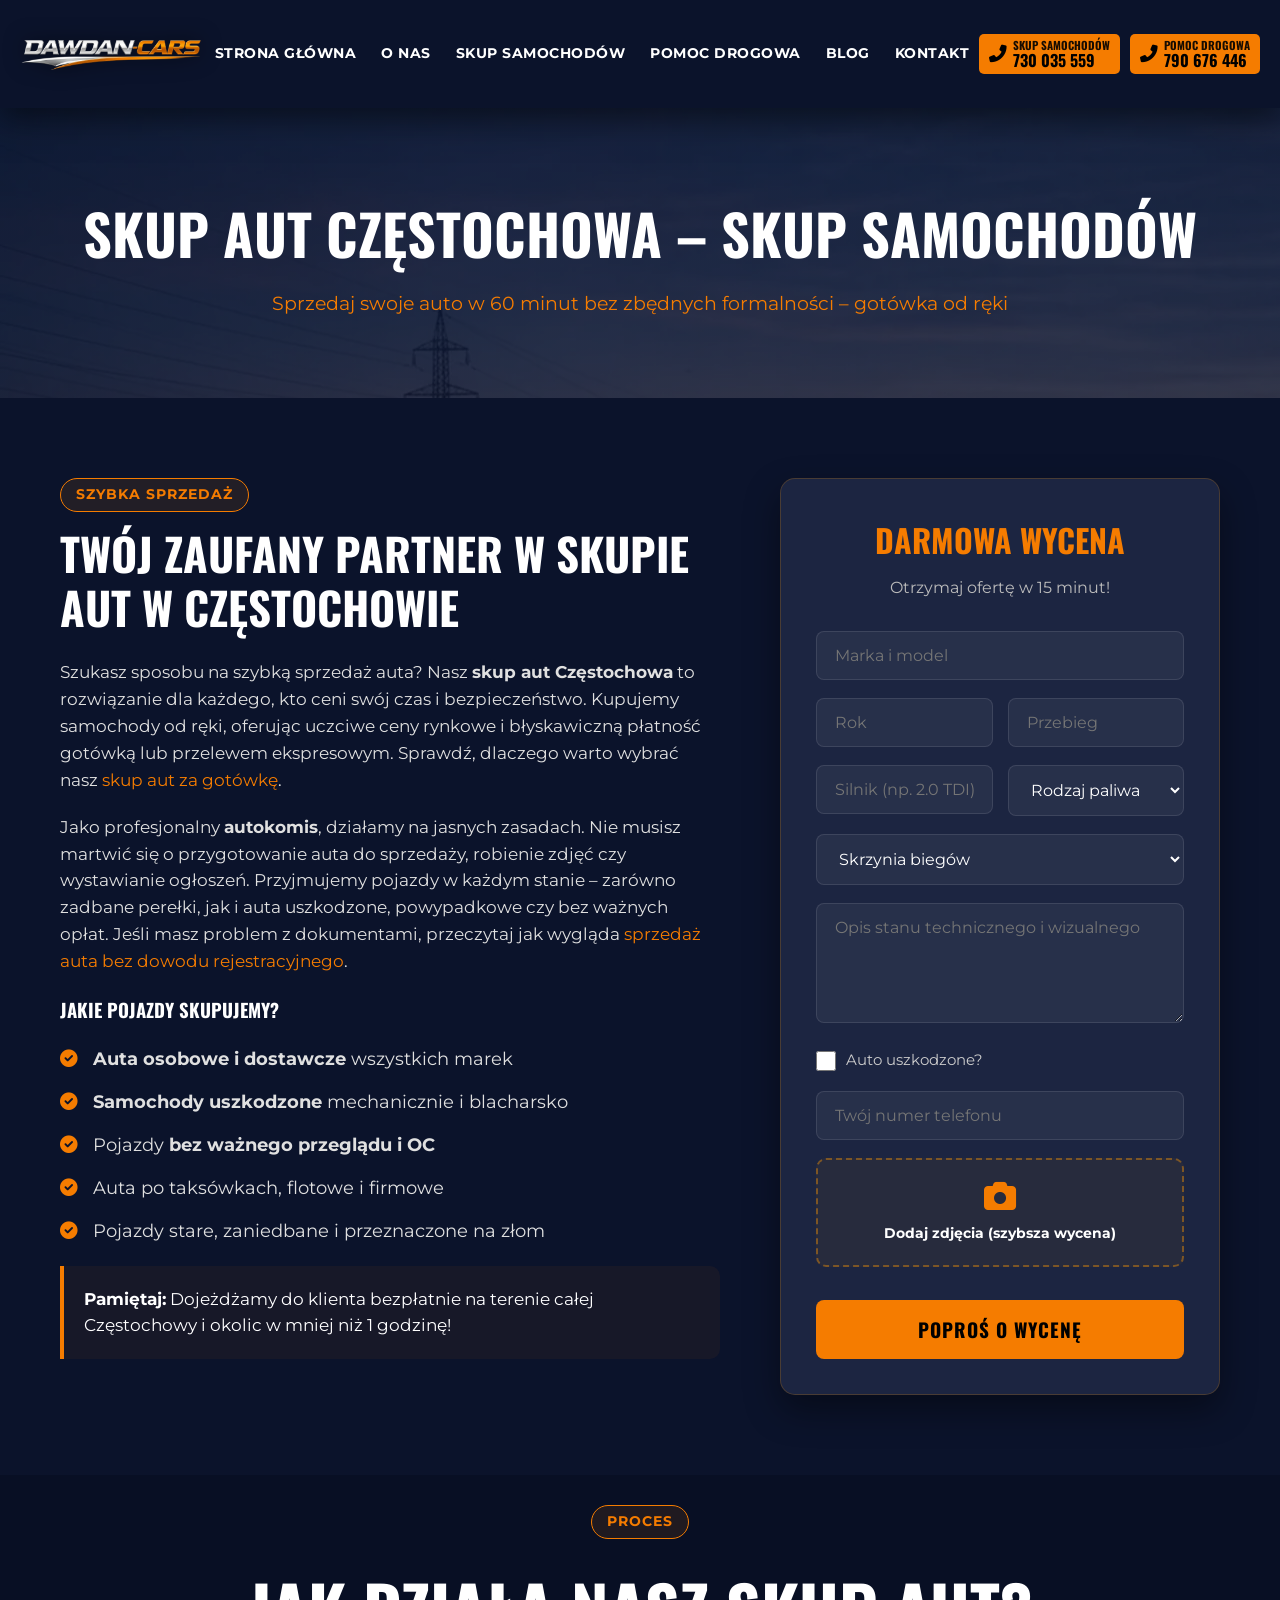
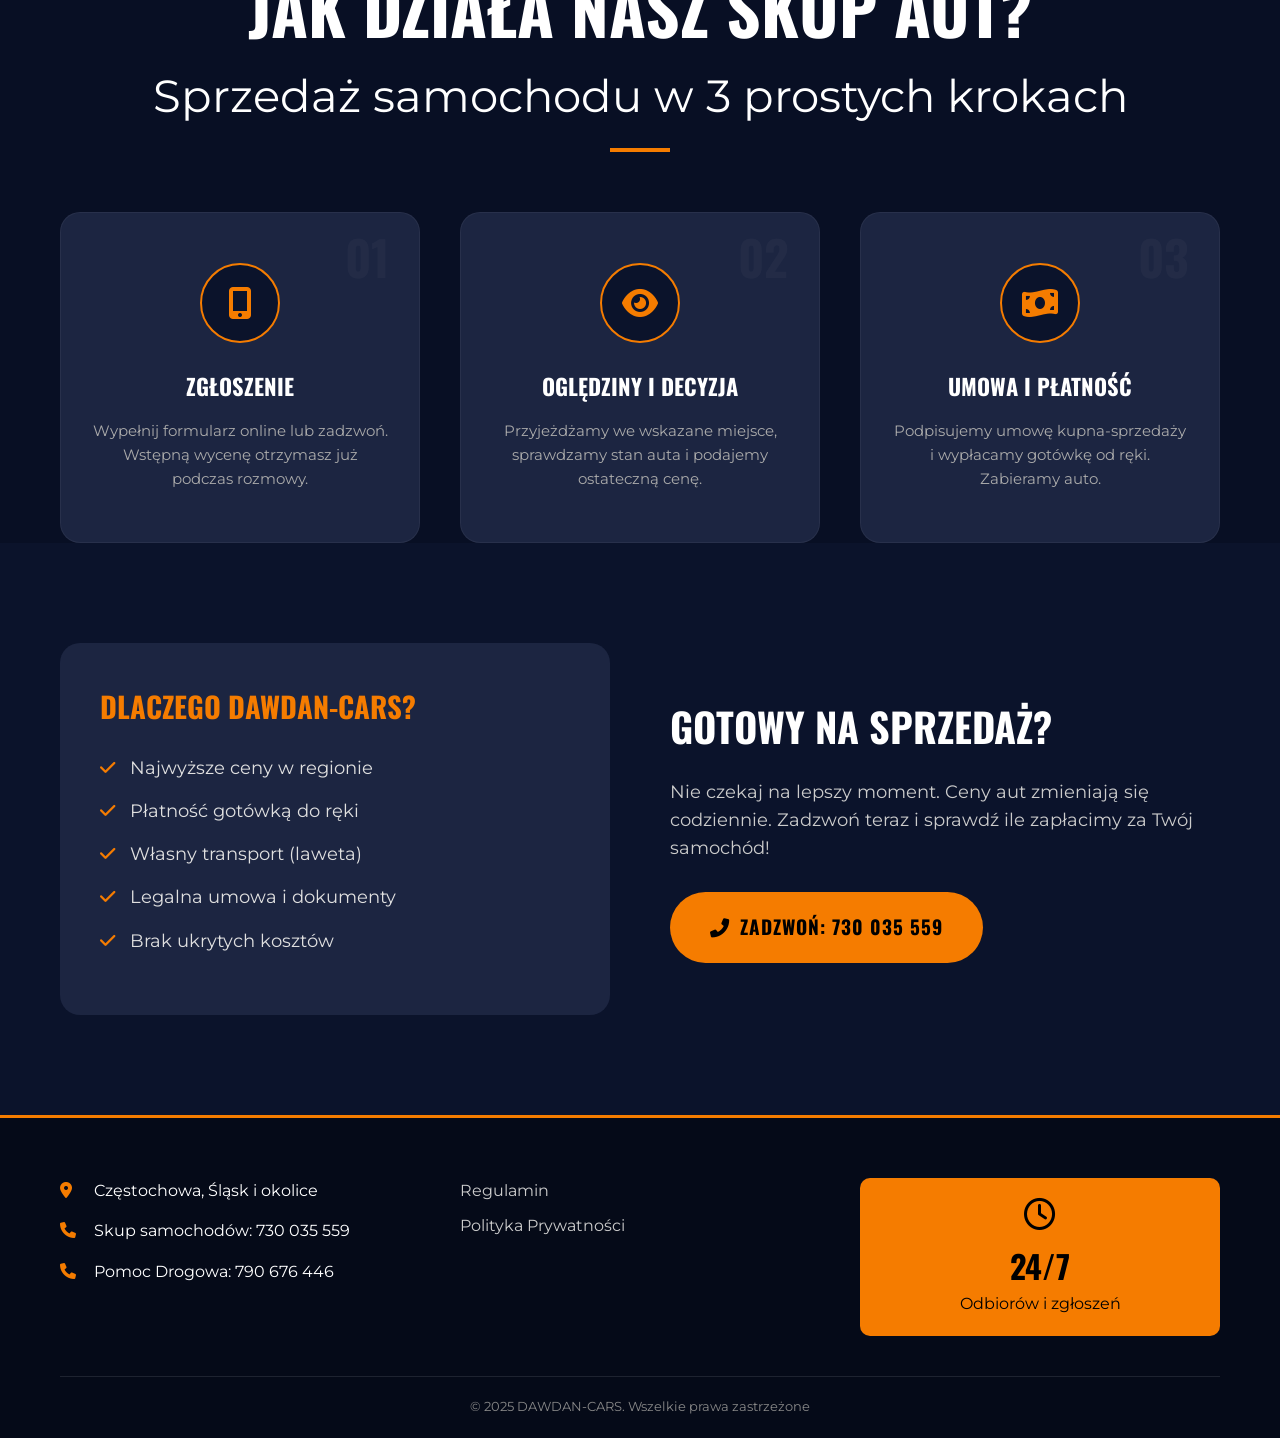
<file: skup-samochodow.html>
<!DOCTYPE html>
<html lang="pl">
<head>
    <meta charset="UTF-8">
    <meta name="viewport" content="width=device-width, initial-scale=1.0">
    <title>Skup Aut Częstochowa | Skup Samochodów za Gotówkę 24h</title>
    <meta name="description" content="Profesjonalny skup aut Częstochowa. Skupujemy samochody używane, uszkodzone i powypadkowe. Najlepszy skup samochodów Częstochowa – gotówka od ręki, dojazd gratis!">
    <link rel="canonical" href="https://dawdan-cars.pl/skup-samochodow.html">
<script type="application/ld+json">
{
  "@context": "https://schema.org",
  "@type": "LocalBusiness",
  "name": "DAWDAN-CARS - Skup Aut Częstochowa",
  "image": "https://dawdan-cars.pl/logo.webp",
  "@id": "https://dawdan-cars.pl/#business",
  "url": "https://dawdan-cars.pl/skup-samochodow.html",
  "telephone": "+48730035559",
  "address": {
    "@type": "PostalAddress",
    "streetAddress": "Częstochowa i okolice",
    "addressLocality": "Częstochowa",
    "postalCode": "42-200",
    "addressCountry": "PL"
  },
  "openingHoursSpecification": {
    "@type": "OpeningHoursSpecification",
    "dayOfWeek": [
      "Monday",
      "Tuesday",
      "Wednesday",
      "Thursday",
      "Friday",
      "Saturday",
      "Sunday"
    ],
    "opens": "00:00",
    "closes": "23:59"
  }
}
</script>




    <link rel="stylesheet" href="style.min.css" media="print" onload="this.media='all'">
    <link rel="stylesheet" href="critical.min.css">
    <noscript><link rel="stylesheet" href="style.min.css"></noscript>
    <link rel="preload" as="style" href="style.min.css">
    <link rel="preconnect" href="https://fonts.googleapis.com">
    <link rel="preconnect" href="https://fonts.gstatic.com" crossorigin>
    <link href="https://fonts.googleapis.com/css2?family=Montserrat:wght@400;700&family=Oswald:wght@500;700&display=swap" rel="stylesheet" media="print" onload="this.media='all'">
    <noscript><link href="https://fonts.googleapis.com/css2?family=Montserrat:wght@400;700&family=Oswald:wght@500;700&display=swap" rel="stylesheet"></noscript>
    <link rel="stylesheet" href="font-awesome.min.css" media="print" onload="this.media='all'">
    <noscript><link rel="stylesheet" href="font-awesome.min.css"></noscript>
    <!-- NOWE -->
    <link rel="preload" as="image" href="tlo.webp" fetchpriority="high" type="image/webp">

    <!-- ICONS -->
    <link rel="icon" href="favicony/favicon.ico" type="image/x-icon">
    <link rel="shortcut icon" href="favicony/favicon.ico" type="image/x-icon">
    <link rel="icon" href="favicony/favicon.ico" sizes="any">
    <link rel="icon" type="image/png" sizes="16x16" href="favicony/favicon-16x16.png">
    <link rel="icon" type="image/png" sizes="32x32" href="favicony/favicon-32x32.png">
    <link rel="icon" type="image/png" sizes="48x48" href="favicony/favicon-48x48.png">
    <link rel="icon" type="image/png" sizes="64x64" href="favicony/favicon-64x64.png">
    <link rel="icon" type="image/png" sizes="192x192" href="favicony/favicon-192x192.png">
    <link rel="icon" type="image/png" sizes="512x512" href="favicony/favicon-512x512.png">
    <link rel="apple-touch-icon" sizes="180x180" href="favicony/favicon-180x180.png">
    <script src="script.min.js" defer></script>
</head>
<body>
    <header>
        <div class="top-bar">
            <div class="container">
                <div class="logo">
                    <a href="index.html">
                        <img src="logo.webp" fetchpriority="high" alt="Skup Aut Częstochowa - Skup Samochodów za Gotówkę" width="349" height="60">
                    </a>
                </div>
                <nav>
                    <ul>
                        <li><a href="index.html">STRONA GŁÓWNA</a></li>
                        <li><a href="o-nas.html">O NAS</a></li>
                        <li><a href="skup-samochodow.html">SKUP SAMOCHODÓW</a></li>
                        <li><a href="laweta-pomoc-drogowa.html">POMOC DROGOWA</a></li>
                        <li><a href="blog.html">BLOG</a></li>
                        <li><a href="kontakt.html">KONTAKT</a></li>
                    </ul>
                    <div class="header-cta mobile-only">
                        <a href="tel:+48730035559" class="btn-call">
                            <i class="fas fa-phone-alt"></i>
                            <span>
                                <span class="btn-label">SKUP SAMOCHODÓW</span>
                                <span class="btn-number">730 035 559</span>
                            </span>
                        </a>
                        <a href="tel:+48790676446" class="btn-call">
                            <i class="fas fa-phone-alt"></i>
                            <span>
                                <span class="btn-label">POMOC DROGOWA</span>
                                <span class="btn-number">790 676 446</span>
                            </span>
                        </a>
                    </div>
                </nav>
                <div class="header-cta desktop-only">
                    <a href="tel:+48730035559" class="btn-call">
                        <i class="fas fa-phone-alt"></i>
                        <span>
                            <span class="btn-label">SKUP SAMOCHODÓW</span>
                            <span class="btn-number">730 035 559</span>
                        </span>
                    </a>
                    <a href="tel:+48790676446" class="btn-call">
                        <i class="fas fa-phone-alt"></i>
                        <span>
                            <span class="btn-label">POMOC DROGOWA</span>
                            <span class="btn-number">790 676 446</span>
                        </span>
                    </a>
                </div>
                <button class="menu-toggle" aria-label="Otwórz menu">
                    <span></span>
                    <span></span>
                    <span></span>
                </button>
            </div>
        </div>
    </header>
    <div class="overlay"></div>

    <section class="page-header" style="background: linear-gradient(rgba(11, 19, 43, 0.8), rgba(11, 19, 43, 0.8)), url('tlo.webp');">
        <div class="container">
            <h1>SKUP AUT CZĘSTOCHOWA – SKUP SAMOCHODÓW</h1>
            <p>Sprzedaj swoje auto w 60 minut bez zbędnych formalności – gotówka od ręki</p>
        </div>
    </section>

    <section class="service-details">
        <div class="container">
            <div class="service-grid">
                <div class="service-text" data-aos-custom="fade-right">
                    <span class="section-badge">SZYBKA SPRZEDAŻ</span>
                    <h2>Twój zaufany partner w skupie aut w Częstochowie</h2>
                    <p>Szukasz sposobu na szybką sprzedaż auta? Nasz <strong>skup aut Częstochowa</strong> to rozwiązanie dla każdego, kto ceni swój czas i bezpieczeństwo. Kupujemy samochody od ręki, oferując uczciwe ceny rynkowe i błyskawiczną płatność gotówką lub przelewem ekspresowym. Sprawdź, dlaczego warto wybrać nasz <a href="skup-samochodow-czestochowa-gotowka.html">skup aut za gotówkę</a>.</p>

                    <p>Jako profesjonalny <strong>autokomis</strong>, działamy na jasnych zasadach. Nie musisz martwić się o przygotowanie auta do sprzedaży, robienie zdjęć czy wystawianie ogłoszeń. Przyjmujemy pojazdy w każdym stanie – zarówno zadbane perełki, jak i auta uszkodzone, powypadkowe czy bez ważnych opłat. Jeśli masz problem z dokumentami, przeczytaj jak wygląda <a href="sprzedaz-auta-bez-dowodu-rejestracyjnego.html">sprzedaż auta bez dowodu rejestracyjnego</a>.</p>

                    <h3>Jakie pojazdy skupujemy?</h3>
                    <ul class="check-list">
                        <li><i class="fas fa-check-circle"></i> <strong>Auta osobowe i dostawcze</strong> wszystkich marek</li>
                        <li><i class="fas fa-check-circle"></i> <strong>Samochody uszkodzone</strong> mechanicznie i blacharsko</li>
                        <li><i class="fas fa-check-circle"></i> Pojazdy <strong>bez ważnego przeglądu i OC</strong></li>
                        <li><i class="fas fa-check-circle"></i> Auta po taksówkach, flotowe i firmowe</li>
                        <li><i class="fas fa-check-circle"></i> Pojazdy stare, zaniedbane i przeznaczone na złom</li>
                    </ul>

                    <div class="highlight-box">
                        <p><strong>Pamiętaj:</strong> Dojeżdżamy do klienta bezpłatnie na terenie całej Częstochowy i okolic w mniej niż 1 godzinę!</p>
                    </div>
                </div>
                <div class="service-valuation" data-aos-custom="fade-left">
                    <div class="form-card">
                        <h2>DARMOWA WYCENA</h2>
                        <p class="form-subtitle">Otrzymaj ofertę w 15 minut!</p>
                        <form id="valuation-form" class="styled-form" enctype="multipart/form-data" method="post" action="send.php">
                            <input type="text" name="website" style="display:none">
                            <input type="hidden" name="form-type" value="valuation">

                            <div class="form-group">
                                <input type="text" name="brand-model" placeholder="Marka i model" required aria-label="Marka i model">
                            </div>

                            <div class="form-row">
                                <div class="form-group">
                                    <input type="number" name="year" placeholder="Rok" required aria-label="Rok produkcji">
                                </div>
                                <div class="form-group">
                                    <input type="number" name="mileage" placeholder="Przebieg" required aria-label="Przebieg">
                                </div>
                            </div>

                            <div class="form-row">
                                <div class="form-group">
                                    <input type="text" name="engine" placeholder="Silnik (np. 2.0 TDI)" aria-label="Silnik">
                                </div>
                                <div class="form-group">
                                    <select name="fuel" required aria-label="Rodzaj paliwa">
                                        <option value="">Rodzaj paliwa</option>
                                        <option>Benzyna</option>
                                        <option>Diesel</option>
                                        <option>LPG</option>
                                        <option>Hybryda/Elektryczny</option>
                                    </select>
                                </div>
                            </div>

                            <div class="form-group">
                                <select name="gearbox" aria-label="Skrzynia biegów">
                                    <option value="">Skrzynia biegów</option>
                                    <option>Manualna</option>
                                    <option>Automatyczna</option>
                                </select>
                            </div>

                            <div class="form-group">
                                <textarea name="description" placeholder="Opis stanu technicznego i wizualnego" aria-label="Opis"></textarea>
                            </div>

                            <div class="form-group checkbox-group">
                                <label>
                                    <input type="checkbox" name="damaged">
                                    <span>Auto uszkodzone?</span>
                                </label>
                            </div>

                            <div class="form-group">
                                <input type="tel" name="phone" placeholder="Twój numer telefonu" required aria-label="Numer telefonu">
                            </div>

                            <div class="form-group file-upload-wrapper">
                                <label for="car-photos" class="file-upload-label">
                                    <i class="fas fa-camera"></i>
                                    <span>Dodaj zdjęcia (szybsza wycena)</span>
                                </label>
                                <input type="file" id="car-photos" name="photos[]" accept="image/*" multiple hidden>
                                <div id="file-preview-container" class="file-preview-grid"></div>
                            </div>

                            <button type="submit" class="btn-submit">POPROŚ O WYCENĘ</button>
                            <div id="form-message" class="form-message"></div>
                        </form>
                    </div>
                </div>
            </div>
        </div>
    </section>

    <section class="process-section bg-alt">
        <div class="container">
            <div class="section-title centered" data-aos-custom="fade-up">
                <span class="section-badge">PROCES</span>
                <h2>Jak działa nasz skup aut?</h2>
                <p>Sprzedaż samochodu w 3 prostych krokach</p>
            </div>
            <div class="process-grid">
                <div class="process-step" data-aos-custom="fade-up" data-aos-delay="100">
                    <div class="step-number">01</div>
                    <div class="step-icon"><i class="fas fa-mobile-alt"></i></div>
                    <h3>Zgłoszenie</h3>
                    <p>Wypełnij formularz online lub zadzwoń. Wstępną wycenę otrzymasz już podczas rozmowy.</p>
                </div>
                <div class="process-step" data-aos-custom="fade-up" data-aos-delay="200">
                    <div class="step-number">02</div>
                    <div class="step-icon"><i class="fas fa-eye"></i></div>
                    <h3>Oględziny i Decyzja</h3>
                    <p>Przyjeżdżamy we wskazane miejsce, sprawdzamy stan auta i podajemy ostateczną cenę.</p>
                </div>
                <div class="process-step" data-aos-custom="fade-up" data-aos-delay="300">
                    <div class="step-number">03</div>
                    <div class="step-icon"><i class="fas fa-money-bill-wave"></i></div>
                    <h3>Umowa i Płatność</h3>
                    <p>Podpisujemy umowę kupna-sprzedaży i wypłacamy gotówkę od ręki. Zabieramy auto.</p>
                </div>
            </div>
        </div>
    </section>

    <section class="benefits-grid-section">
        <div class="container">
            <div class="grid-layout">
                <div class="benefit-card" data-aos-custom="fade-right">
                    <h3>Dlaczego DAWDAN-CARS?</h3>
                    <ul class="check-list">
                        <li><i class="fas fa-check"></i> Najwyższe ceny w regionie</li>
                        <li><i class="fas fa-check"></i> Płatność gotówką do ręki</li>
                        <li><i class="fas fa-check"></i> Własny transport (laweta)</li>
                        <li><i class="fas fa-check"></i> Legalna umowa i dokumenty</li>
                        <li><i class="fas fa-check"></i> Brak ukrytych kosztów</li>
                    </ul>
                </div>
                <div class="benefit-cta" data-aos-custom="fade-left">
                    <h2>Gotowy na sprzedaż?</h2>
                    <p>Nie czekaj na lepszy moment. Ceny aut zmieniają się codziennie. Zadzwoń teraz i sprawdź ile zapłacimy za Twój samochód!</p>
                    <a href="tel:+48730035559" class="btn btn-primary btn-large">
                        <i class="fas fa-phone-alt"></i> ZADZWOŃ: 730 035 559
                    </a>
                </div>
            </div>
        </div>
    </section>

    <footer>
        <div class="container">
            <div class="footer-grid">
                <div class="footer-info">
                    <p><i class="fas fa-map-marker-alt"></i> Częstochowa, Śląsk i okolice</p>
                    <p><i class="fas fa-phone"></i> Skup samochodów: 730 035 559</p>
                    <p><i class="fas fa-phone"></i> Pomoc Drogowa: 790 676 446</p>
                </div>
                <div class="footer-links">
                    <ul>
                        <li><a href="#">Regulamin</a></li>
                        <li><a href="#">Polityka Prywatności</a></li>
                    </ul>
                </div>
                <div class="footer-hours">
                    <div class="hours-box">
                        <i class="far fa-clock"></i>
                        <span>24/7</span>
                        <p>Odbiorów i zgłoszeń</p>
                    </div>
                </div>
            </div>
            <div class="footer-bottom">
                <p>&copy; 2025 DAWDAN-CARS. Wszelkie prawa zastrzeżone</p>
            </div>
        </div>
    </footer>

</body>
</html>
</file>
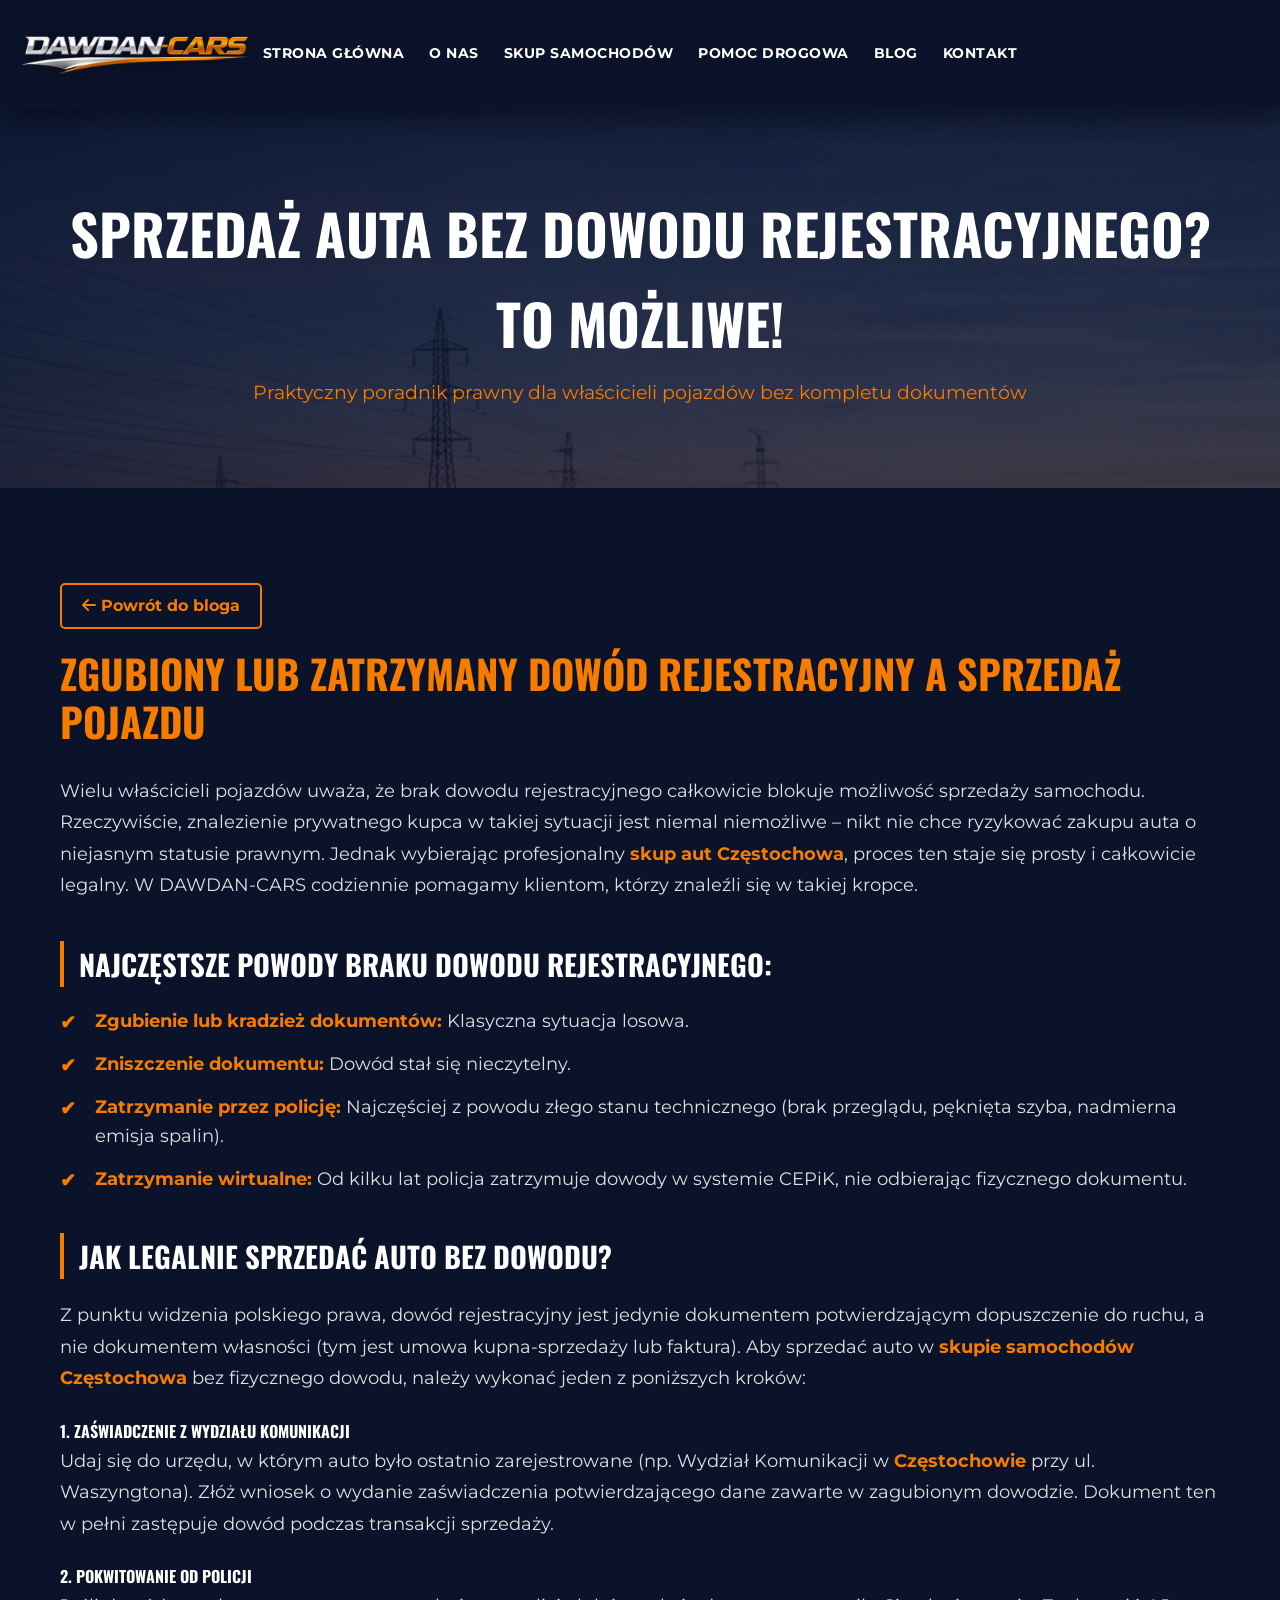
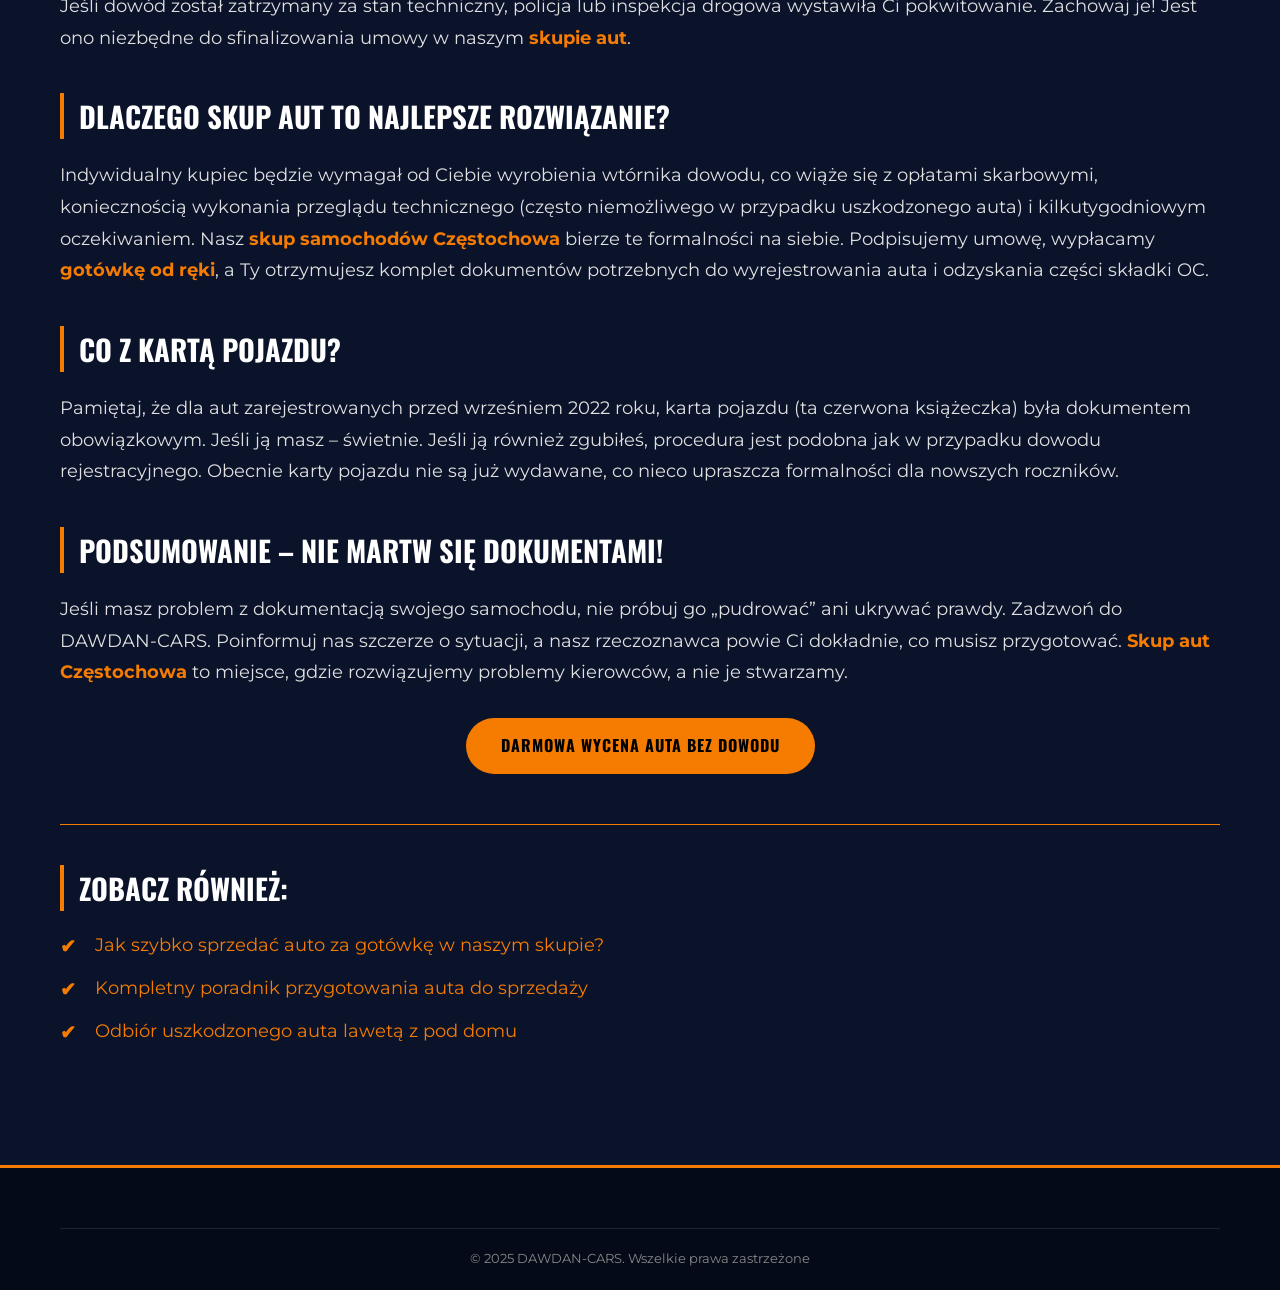
<file: sprzedaz-auta-bez-dowodu-rejestracyjnego.html>
<!DOCTYPE html>
<html lang="pl">
<head>
    <meta charset="UTF-8">
    <meta name="viewport" content="width=device-width, initial-scale=1.0">
    <title>Sprzedaż auta bez dowodu rejestracyjnego? To możliwe! | DAWDAN-CARS</title>
    <meta name="description" content="Zgubiłeś dowód rejestracyjny i chcesz sprzedać auto? Przeczytaj jak to zrobić zgodnie z prawem. Skup aut Częstochowa kupuje samochody bez dokumentów za gotówkę.">
    <link rel="canonical" href="https://dawdan-cars.pl/sprzedaz-auta-bez-dowodu-rejestracyjnego.html">

    <link rel="stylesheet" href="style.min.css" media="print" onload="this.media='all'">
    <link rel="stylesheet" href="critical.min.css">
    <noscript><link rel="stylesheet" href="style.min.css"></noscript>
    <link rel="preload" as="style" href="style.min.css">
    <link rel="preconnect" href="https://fonts.googleapis.com">
    <link rel="preconnect" href="https://fonts.gstatic.com" crossorigin>
    <link href="https://fonts.googleapis.com/css2?family=Montserrat:wght@400;700&family=Oswald:wght@500;700&display=swap" rel="stylesheet" media="print" onload="this.media='all'">
    <noscript><link href="https://fonts.googleapis.com/css2?family=Montserrat:wght@400;700&family=Oswald:wght@500;700&display=swap" rel="stylesheet"></noscript>
    <link rel="stylesheet" href="font-awesome.min.css" media="print" onload="this.media='all'">
    <link rel="icon" href="favicony/favicon.ico" type="image/x-icon">
    <script src="script.min.js" defer></script>
</head>
<body>
    <header>
        <div class="top-bar">
            <div class="container">
                <div class="logo">
                    <a href="index.html">
                        <img src="logo.webp" fetchpriority="high" alt="DAWDAN-CARS Częstochowa" width="349" height="60">
                    </a>
                </div>
                <nav>
                    <ul>
                        <li><a href="index.html">STRONA GŁÓWNA</a></li>
                        <li><a href="o-nas.html">O NAS</a></li>
                        <li><a href="skup-samochodow.html">SKUP SAMOCHODÓW</a></li>
                        <li><a href="laweta-pomoc-drogowa.html">POMOC DROGOWA</a></li>
                        <li><a href="blog.html">BLOG</a></li>
                        <li><a href="kontakt.html">KONTAKT</a></li>
                    </ul>
                </nav>
                <button class="menu-toggle" aria-label="Otwórz menu">
                    <span></span><span></span><span></span>
                </button>
            </div>
        </div>
    </header>
    <div class="overlay"></div>

    <section class="page-header" style="background: linear-gradient(rgba(11, 19, 43, 0.8), rgba(11, 19, 43, 0.8)), url('tlo.webp');">
        <div class="container">
            <h1>Sprzedaż auta bez dowodu rejestracyjnego? To możliwe!</h1>
            <p>Praktyczny poradnik prawny dla właścicieli pojazdów bez kompletu dokumentów</p>
        </div>
    </section>

    <article class="about-content">
        <div class="container">
            <div class="seo-text-block" style="margin-bottom: 40px;">
                <a href="blog.html" class="btn-outline" style="display: inline-block; margin-bottom: 20px;"><i class="fas fa-arrow-left"></i> Powrót do bloga</a>

                <h2>Zgubiony lub zatrzymany dowód rejestracyjny a sprzedaż pojazdu</h2>
                <p>Wielu właścicieli pojazdów uważa, że brak dowodu rejestracyjnego całkowicie blokuje możliwość sprzedaży samochodu. Rzeczywiście, znalezienie prywatnego kupca w takiej sytuacji jest niemal niemożliwe – nikt nie chce ryzykować zakupu auta o niejasnym statusie prawnym. Jednak wybierając profesjonalny <strong>skup aut Częstochowa</strong>, proces ten staje się prosty i całkowicie legalny. W DAWDAN-CARS codziennie pomagamy klientom, którzy znaleźli się w takiej kropce.</p>

                <h3>Najczęstsze powody braku dowodu rejestracyjnego:</h3>
                <ul>
                    <li><strong>Zgubienie lub kradzież dokumentów:</strong> Klasyczna sytuacja losowa.</li>
                    <li><strong>Zniszczenie dokumentu:</strong> Dowód stał się nieczytelny.</li>
                    <li><strong>Zatrzymanie przez policję:</strong> Najczęściej z powodu złego stanu technicznego (brak przeglądu, pęknięta szyba, nadmierna emisja spalin).</li>
                    <li><strong>Zatrzymanie wirtualne:</strong> Od kilku lat policja zatrzymuje dowody w systemie CEPiK, nie odbierając fizycznego dokumentu.</li>
                </ul>

                <h3>Jak legalnie sprzedać auto bez dowodu?</h3>
                <p>Z punktu widzenia polskiego prawa, dowód rejestracyjny jest jedynie dokumentem potwierdzającym dopuszczenie do ruchu, a nie dokumentem własności (tym jest umowa kupna-sprzedaży lub faktura). Aby sprzedać auto w <strong>skupie samochodów Częstochowa</strong> bez fizycznego dowodu, należy wykonać jeden z poniższych kroków:</p>

                <h4>1. Zaświadczenie z Wydziału Komunikacji</h4>
                <p>Udaj się do urzędu, w którym auto było ostatnio zarejestrowane (np. Wydział Komunikacji w <strong>Częstochowie</strong> przy ul. Waszyngtona). Złóż wniosek o wydanie zaświadczenia potwierdzającego dane zawarte w zagubionym dowodzie. Dokument ten w pełni zastępuje dowód podczas transakcji sprzedaży.</p>

                <h4>2. Pokwitowanie od Policji</h4>
                <p>Jeśli dowód został zatrzymany za stan techniczny, policja lub inspekcja drogowa wystawiła Ci pokwitowanie. Zachowaj je! Jest ono niezbędne do sfinalizowania umowy w naszym <strong>skupie aut</strong>.</p>

                <h3>Dlaczego skup aut to najlepsze rozwiązanie?</h3>
                <p>Indywidualny kupiec będzie wymagał od Ciebie wyrobienia wtórnika dowodu, co wiąże się z opłatami skarbowymi, koniecznością wykonania przeglądu technicznego (często niemożliwego w przypadku uszkodzonego auta) i kilkutygodniowym oczekiwaniem. Nasz <strong>skup samochodów Częstochowa</strong> bierze te formalności na siebie. Podpisujemy umowę, wypłacamy <strong>gotówkę od ręki</strong>, a Ty otrzymujesz komplet dokumentów potrzebnych do wyrejestrowania auta i odzyskania części składki OC.</p>

                <h3>Co z kartą pojazdu?</h3>
                <p>Pamiętaj, że dla aut zarejestrowanych przed wrześniem 2022 roku, karta pojazdu (ta czerwona książeczka) była dokumentem obowiązkowym. Jeśli ją masz – świetnie. Jeśli ją również zgubiłeś, procedura jest podobna jak w przypadku dowodu rejestracyjnego. Obecnie karty pojazdu nie są już wydawane, co nieco upraszcza formalności dla nowszych roczników.</p>

                <h3>Podsumowanie – nie martw się dokumentami!</h3>
                <p>Jeśli masz problem z dokumentacją swojego samochodu, nie próbuj go „pudrować” ani ukrywać prawdy. Zadzwoń do DAWDAN-CARS. Poinformuj nas szczerze o sytuacji, a nasz rzeczoznawca powie Ci dokładnie, co musisz przygotować. <strong>Skup aut Częstochowa</strong> to miejsce, gdzie rozwiązujemy problemy kierowców, a nie je stwarzamy.</p>

                <div style="margin-top: 30px; text-align: center;">
                    <a href="skup-samochodow.html" class="btn btn-primary">Darmowa wycena auta bez dowodu</a>
                </div>

                <div class="related-posts" style="margin-top: 50px; border-top: 1px solid var(--primary-color); pt-30px;">
                    <h3>Zobacz również:</h3>
                    <ul>
                        <li><a href="skup-samochodow-czestochowa-gotowka.html">Jak szybko sprzedać auto za gotówkę w naszym skupie?</a></li>
                        <li><a href="skup-aut-porady.html">Kompletny poradnik przygotowania auta do sprzedaży</a></li>
                        <li><a href="pomoc-drogowa-laweta-czestochowa-24h.html">Odbiór uszkodzonego auta lawetą z pod domu</a></li>
                    </ul>
                </div>
            </div>
        </div>
    </article>

    <footer>
        <div class="container">
            <div class="footer-bottom">
                <p>&copy; 2025 DAWDAN-CARS. Wszelkie prawa zastrzeżone</p>
            </div>
        </div>
    </footer>
</body>
</html>
</file>
<file: style.min.css>
:root{--primary-color:#f57c00;--secondary-color:#0b132b;--accent-color:#1c2541;--text-light:#ffffff;--text-dark:#333333;--bg-dark:#0b132b;--bg-light:#f4f4f4;} *{margin:0;padding:0;box-sizing:border-box;} body{font-family:'Montserrat',sans-serif;line-height:1.6;color:var(--text-light);background-color:var(--bg-dark);overflow-x:hidden;} a{color:var(--primary-color);text-decoration:none;transition:color 0.3s ease;} a:hover{color:#ff9800;} h1,h2,h3,h4{font-family:'Oswald',sans-serif;text-transform:uppercase;} .container{max-width:1200px;margin:0 auto;padding:0 20px;} header{background-color:#0b132b;position:sticky;top:0;z-index:2000;box-shadow:0 10px 30px rgba(0,0,0,0.5);transition:padding 0.3s ease,background 0.3s ease;will-change:padding,background;padding:15px 0;} header.scrolled{padding:5px 0;background:rgba(11,19,43,0.95);} header.menu-open{box-shadow:none;background:#0b132b;} .top-bar .container{display:grid;grid-template-columns:1fr auto 1fr;align-items:center;height:auto;max-width:100%;padding:15px 20px;} .logo{display:flex;justify-content:flex-start;} .logo img{max-height:60px;width:auto;display:block;transition:transform 0.3s ease;filter:drop-shadow(0 0 10px rgba(0,0,0,0.5));} .logo img:hover{transform:scale(1.05);filter:drop-shadow(0 0 12px rgba(255,152,0,0.3));} nav{display:flex;align-items:center;justify-content:center;} nav ul{display:flex;list-style:none;gap:10px;} nav a{text-decoration:none;color:var(--text-light);font-weight:700;font-size:0.95rem;padding:12px 15px;display:inline-flex;align-items:center;min-height:48px;transition:all 0.3s ease;text-transform:uppercase;letter-spacing:0.5px;white-space:nowrap;} nav a:hover,nav a.active{color:var(--primary-color);} nav a:focus{outline:2px solid var(--primary-color);outline-offset:4px;} button:focus,a.btn-call:focus,a.btn-hero-call:focus,a.btn-outline:focus{outline:3px solid #fff;outline-offset:2px;} .header-cta{display:flex;flex-direction:row;justify-content:flex-end;align-items:center;gap:10px;} .mobile-only{display:none;} .header-cta .btn-call{display:flex;align-items:center;gap:6px;text-decoration:none;color:#000;background:var(--primary-color);padding:6px 10px;transition:background 0.3s;font-family:'Oswald',sans-serif;font-weight:700;border-radius:5px;line-height:1;white-space:nowrap;} .header-cta .btn-call i{font-size:1.1rem;} .btn-label{display:block;font-size:0.7rem;text-transform:uppercase;color:inherit;} .btn-number{display:block;font-size:1rem;color:inherit;} .header-cta .btn-call:hover{background:#e68a00;} .menu-toggle{display:none;flex-direction:column;justify-content:center;align-items:center;width:50px;height:50px;background:rgba(255,152,0,0.1);border:2px solid var(--primary-color);border-radius:12px;cursor:pointer;padding:0;z-index:2200;transition:all 0.3s cubic-bezier(0.4,0,0.2,1);position:relative;} .menu-toggle:hover{background:var(--primary-color);} .menu-toggle:hover span{background:#000;} .menu-toggle span{width:26px;height:2px;background:var(--primary-color);border-radius:2px;transition:all 0.4s cubic-bezier(0.68,-0.6,0.32,1.6);position:absolute;} .menu-toggle span:nth-child(1){transform:translateY(-8px);} .menu-toggle span:nth-child(2){transform:translateY(0);width:18px;right:9px;} .menu-toggle span:nth-child(3){transform:translateY(8px);} .menu-toggle.active{background:rgba(255,255,255,0.1);border-color:var(--primary-color);} .menu-toggle.active span{background:var(--primary-color);} .menu-toggle.active span:nth-child(1){transform:translateY(0) rotate(45deg);} .menu-toggle.active span:nth-child(2){opacity:0;transform:translateX(-20px);} .menu-toggle.active span:nth-child(3){transform:translateY(0) rotate(-45deg);} .hero{background:linear-gradient(rgba(11,19,43,0.8),rgba(11,19,43,0.8)),url('tlo.webp');background-size:cover;background-position:center;padding:80px 0;min-height:800px;display:flex;align-items:stretch;justify-content:center;} .hero .container{display:flex;flex-direction:column;} .hero-content{display:flex;flex-direction:column;align-items:center;width:100%;height:100%;} .hero-text{width:100%;display:flex;flex-direction:column;align-items:center;min-height:400px;} .hero-text h1{font-size:clamp(1.8rem,8vw,4.5rem);color:var(--text-light);line-height:1.1;width:100%;text-shadow:3px 3px 10px rgba(0,0,0,0.9);text-align:center;margin-bottom:clamp(20px,5vh,40px);white-space:normal;word-wrap:break-word;letter-spacing:1px;min-height:1.1em;contain-intrinsic-size:auto 1.1em;} .hero-text h1 .highlight{color:var(--primary-color);font-style:italic;font-weight:900;} .hero-cta-buttons{display:flex;flex-wrap:wrap;justify-content:center;gap:15px;margin-bottom:40px;} .btn-hero-call{display:flex;align-items:center;background:var(--primary-color);color:#000;padding:15px 25px;text-decoration:none;font-weight:700;font-family:'Oswald',sans-serif;border-radius:5px;transition:background 0.3s;line-height:1.1;text-align:left;} .btn-hero-call i{font-size:2rem;margin-right:15px;} .btn-hero-call .btn-label{font-size:1rem;color:inherit;} .btn-hero-call .btn-number{font-size:1.8rem;color:inherit;} .btn-hero-call:hover{background:#e68a00;} .hero-features{list-style:none;display:flex;gap:30px;margin-top:auto;padding-top:50px;} .hero-features li{font-weight:700;font-size:0.9rem;} .hero-features i{color:var(--primary-color);margin-right:5px;} .service-boxes{margin-top:clamp(-30px,-5vw,-50px);position:relative;z-index:10;} .service-boxes .container{display:grid;grid-template-columns:repeat(auto-fit,minmax(280px,1fr));gap:30px;} .box{display:flex;align-items:center;padding:40px;border-radius:10px;gap:25px;box-shadow:0 10px 30px rgba(0,0,0,0.3);} .blue-box{background-color:var(--accent-color);} .orange-box{background-color:var(--primary-color);color:#000;} .box-icon i{font-size:3.5rem;} .box-content h3{font-size:1.5rem;margin-bottom:10px;} .btn-outline{display:inline-block;margin-top:15px;padding:8px 20px;border:2px solid var(--primary-color);color:var(--primary-color);text-decoration:none;font-weight:700;border-radius:5px;transition:all 0.3s;} .btn-outline:hover{background:var(--primary-color);color:white;} .box-call{margin-top:15px;display:flex;flex-direction:column;} .box-call span{font-size:0.8rem;text-transform:uppercase;} .box-call strong{font-size:1.8rem;font-family:'Oswald',sans-serif;} [data-aos]{will-change:transform,opacity;} .benefits{padding:80px 0;background-color:#050a18;} .section-title{text-align:center;font-size:clamp(1.8rem,5vw,2.8rem);margin-bottom:clamp(30px,8vw,50px);position:relative;padding:0 15px;} .section-title::after{content:'';display:block;width:60px;height:4px;background:var(--primary-color);margin:15px auto;} .benefits-grid{display:grid;grid-template-columns:repeat(auto-fit,minmax(250px,1fr));gap:20px;} .benefit-item{text-align:center;padding:30px;background:var(--accent-color);border-radius:10px;transition:transform 0.3s;} .benefit-item:hover{transform:translateY(-10px);border-bottom:3px solid var(--primary-color);} .benefit-item i{font-size:3rem;color:var(--primary-color);margin-bottom:20px;} .benefit-item h3{font-size:1.2rem;color:var(--primary-color);} .recent-buys{padding:80px 0;overflow:hidden;} .buys-slider{padding:20px 0 50px !important;} .buys-slider .active{background:var(--primary-color);} .buy-card{background:var(--accent-color);border-radius:10px;overflow:hidden;text-align:center;} .car-img{height:180px;background-size:cover;background-position:center;} .buy-card p{padding:15px;font-weight:700;text-transform:uppercase;} footer{background:#050a18;padding:60px 0 20px;border-top:3px solid var(--primary-color);} footer h3{text-align:center;font-size:2rem;margin-bottom:40px;} .footer-grid{display:grid;grid-template-columns:repeat(auto-fit,minmax(250px,1fr));gap:40px;margin-bottom:40px;} .footer-info p{margin-bottom:15px;} .footer-info i{color:var(--primary-color);margin-right:10px;width:20px;} .hours-box{background:var(--primary-color);padding:20px;border-radius:10px;text-align:center;color:#000;} .hours-box i{font-size:2rem;margin-bottom:10px;} .hours-box span{display:block;font-size:2rem;font-weight:700;font-family:'Oswald',sans-serif;} .footer-links ul{list-style:none;} .footer-links li{margin-bottom:10px;} .footer-links a{color:#ccc;text-decoration:none;} .footer-links a:hover{color:var(--primary-color);} .footer-bottom{text-align:center;padding-top:20px;border-top:1px solid rgba(255,255,255,0.1);font-size:0.8rem;color:#888;} .seo-content{padding:80px 0;background:#050a18;} .seo-text-block h2{font-size:clamp(1.8rem,4vw,2.5rem);color:var(--primary-color);margin-bottom:30px;line-height:1.2;} .seo-text-block h3{font-size:clamp(1.4rem,3vw,1.8rem);margin-top:40px;margin-bottom:20px;color:var(--text-light);border-left:4px solid var(--primary-color);padding-left:15px;} .seo-text-block p{margin-bottom:25px;font-size:1.1rem;color:#e0e0e0;line-height:1.8;} .seo-text-block strong{color:var(--primary-color);} .seo-text-block ul{list-style:none;margin-bottom:20px;} .seo-text-block li{margin-bottom:15px;padding-left:35px;position:relative;font-size:1.1rem;color:#e0e0e0;} .seo-text-block li::before{content:'✔';position:absolute;left:0;color:var(--primary-color);font-weight:bold;font-size:1.2rem;} .hero-subtext{font-size:1.3rem;text-align:center;margin:0 auto 40px;color:#fff;max-width:900px;font-weight:600;letter-spacing:1px;text-transform:uppercase;text-shadow:2px 2px 4px rgba(0,0,0,0.9);background:linear-gradient(90deg,transparent,rgba(0,0,0,0.4),transparent);padding:12px 20px;border-top:1px solid var(--primary-color);border-bottom:1px solid var(--primary-color);} .how-it-works{padding:80px 0;background:var(--bg-dark);} .steps-grid{display:grid;grid-template-columns:repeat(auto-fit,minmax(280px,1fr));gap:30px;margin-top:40px;} .step{text-align:center;padding:40px;background:var(--accent-color);border-radius:10px;position:relative;} .step-num{width:50px;height:50px;background:var(--primary-color);color:white;border-radius:50%;display:flex;align-items:center;justify-content:center;font-size:1.5rem;font-weight:700;margin:0 auto 20px;} .brands{padding:60px 0;background:#050a18;} .brands-flex{display:flex;flex-wrap:wrap;justify-content:center;gap:30px;} .brands-flex span{font-size:1.5rem;font-weight:700;color:#8a8a8a;text-transform:uppercase;} .testimonials{padding:80px 0;background:var(--bg-dark);overflow:hidden;} .testimonials-slider{padding:20px 0 50px !important;} .testimonials-slider .active{background:var(--primary-color);} .testimonial{background:var(--accent-color);padding:30px;border-radius:10px;border-left:4px solid var(--primary-color);} .stars{color:var(--primary-color);margin-bottom:15px;} .faq{padding:80px 0;background:#050a18;} .faq-list{max-width:800px;margin:0 auto;} .faq-item{margin-bottom:25px;padding-bottom:25px;border-bottom:1px solid rgba(255,255,255,0.1);} .faq-item h3{color:var(--primary-color);margin-bottom:10px;font-size:1.3rem;} .page-header{padding:clamp(40px,10vw,80px) 0;text-align:center;color:white;} .page-header h1{font-size:clamp(2rem,8vw,3.5rem);margin-bottom:10px;} .page-header p{font-size:1.2rem;color:var(--primary-color);} .about-content,.service-details,.tow-details,.contact-page{padding:80px 0;} .about-grid,.service-grid,.tow-grid,.contact-grid{display:grid;grid-template-columns:1.5fr 1fr;gap:60px;align-items:flex-start;} @media (max-width:992px){.about-grid,.service-grid,.tow-grid,.contact-grid{grid-template-columns:1fr;gap:40px;} } .section-badge{display:inline-block;padding:5px 15px;background:rgba(245,124,0,0.1);color:var(--primary-color);font-weight:700;font-size:0.85rem;border-radius:50px;margin-bottom:15px;letter-spacing:1px;text-transform:uppercase;border:1px solid var(--primary-color);} .about-text h2,.service-text h2,.tow-info h2{font-size:clamp(1.8rem,5vw,2.8rem);margin-bottom:25px;color:#fff;line-height:1.2;} .about-text p,.service-text p,.tow-info p{margin-bottom:20px;color:#e0e0e0;font-size:1.05rem;} .about-stats-v2{display:grid;gap:20px;} .stat-card{display:flex;align-items:center;gap:20px;background:var(--accent-color);padding:25px;border-radius:15px;transition:all 0.3s ease;border:1px solid rgba(255,255,255,0.05);} .stat-card:hover{transform:translateX(10px);background:#252e4d;border-color:var(--primary-color);} .stat-icon{width:60px;height:60px;background:var(--primary-color);border-radius:12px;display:flex;align-items:center;justify-content:center;font-size:1.5rem;color:#000;flex-shrink:0;} .stat-info{display:flex;flex-direction:column;} .stat-number{font-size:2rem;font-weight:700;font-family:'Oswald',sans-serif;color:var(--primary-color);line-height:1;} .stat-label{font-size:0.9rem;color:#aaa;margin-top:5px;} .why-us{padding:100px 0;} .bg-alt{background-color:#080f24;} .section-title.centered{text-align:center;margin-bottom:60px;} .features-grid{display:grid;grid-template-columns:repeat(auto-fit,minmax(300px,1fr));gap:30px;} .feature-item{background:var(--accent-color);padding:40px;border-radius:20px;text-align:center;transition:all 0.3s ease;border:1px solid rgba(255,255,255,0.05);} .feature-item:hover{transform:translateY(-10px);border-color:var(--primary-color);} .feature-icon{font-size:3rem;color:var(--primary-color);margin-bottom:25px;} .feature-item h3{font-size:1.5rem;margin-bottom:15px;color:#fff;} .feature-item p{color:#aaa;} .call-to-action-simple{padding:100px 0;background:linear-gradient(rgba(11,19,43,0.9),rgba(11,19,43,0.9)),url('tlo.webp');background-size:cover;background-position:center;text-align:center;} .cta-content h2{font-size:clamp(1.8rem,4vw,2.5rem);margin-bottom:20px;color:#fff;} .cta-content p{font-size:1.2rem;margin-bottom:40px;color:#ccc;} .cta-buttons{display:flex;justify-content:center;gap:20px;flex-wrap:wrap;} .btn{display:inline-flex;align-items:center;gap:10px;padding:15px 35px;border-radius:50px;font-weight:700;text-decoration:none;transition:all 0.3s ease;text-transform:uppercase;font-family:'Oswald',sans-serif;letter-spacing:1px;} .btn-primary{background:var(--primary-color);color:#000;} .btn-primary:hover{background:#ff9800;transform:scale(1.05);} .btn-outline{border:2px solid var(--primary-color);color:var(--primary-color);} .btn-outline:hover{background:var(--primary-color);color:#000;transform:scale(1.05);} .check-list{list-style:none;margin:20px 0;} .check-list li{margin-bottom:15px;font-size:1.1rem;color:#e0e0e0;} .check-list i{color:var(--primary-color);margin-right:10px;} .highlight-box{background:rgba(245,124,0,0.05);border-left:4px solid var(--primary-color);padding:20px;margin:20px 0;border-radius:0 10px 10px 0;} .highlight-box p{margin-bottom:0;color:#fff;} .process-grid{display:grid;grid-template-columns:repeat(auto-fit,minmax(280px,1fr));gap:40px;} .process-step{background:var(--accent-color);padding:50px 30px;border-radius:20px;text-align:center;position:relative;transition:transform 0.3s ease;border:1px solid rgba(255,255,255,0.05);} .process-step:hover{transform:translateY(-10px);} .step-number{position:absolute;top:20px;right:30px;font-size:3rem;font-weight:800;color:rgba(255,255,255,0.03);line-height:1;font-family:'Oswald',sans-serif;} .step-icon{width:80px;height:80px;background:var(--bg-dark);border:2px solid var(--primary-color);border-radius:50%;display:flex;align-items:center;justify-content:center;font-size:2rem;color:var(--primary-color);margin:0 auto 25px;transition:all 0.3s ease;} .process-step:hover .step-icon{background:var(--primary-color);color:#000;} .process-step h3{font-size:1.4rem;margin-bottom:15px;color:#fff;} .process-step p{color:#aaa;font-size:0.95rem;} .benefits-grid-section{padding:100px 0;} .grid-layout{display:grid;grid-template-columns:1fr 1fr;gap:60px;align-items:center;} @media (max-width:992px){.grid-layout{grid-template-columns:1fr;gap:40px;} } .benefit-card{background:var(--accent-color);padding:40px;border-radius:20px;} .benefit-card h3{font-size:1.8rem;margin-bottom:25px;color:var(--primary-color);} .benefit-cta h2{font-size:2.5rem;margin-bottom:20px;color:#fff;} .benefit-cta p{font-size:1.1rem;margin-bottom:30px;color:#ccc;} .btn-large{padding:20px 40px;font-size:1.2rem;} .tow-services-grid{display:grid;grid-template-columns:repeat(auto-fit,minmax(250px,1fr));gap:20px;margin-top:30px;} .tow-service-item{background:var(--accent-color);padding:20px;border-radius:10px;} .tow-service-item i{font-size:2rem;color:var(--primary-color);margin-bottom:10px;} .urgent-box-v2{background:var(--primary-color);padding:30px;border-radius:15px;display:flex;align-items:center;gap:25px;color:#000;margin-top:30px;box-shadow:0 10px 30px rgba(245,124,0,0.3);} .urgent-icon{font-size:3rem;animation:pulse 2s infinite;} @keyframes pulse{0%{transform:scale(1);} 50%{transform:scale(1.1);} 100%{transform:scale(1);} } .urgent-text h3{font-size:1.4rem;margin-bottom:5px;} .urgent-number{font-size:2rem;font-weight:700;color:#000;text-decoration:none;font-family:'Oswald',sans-serif;display:block;} .tow-services-v2{display:grid;gap:20px;} .tow-service-card{background:var(--accent-color);padding:25px;border-radius:15px;display:flex;gap:20px;align-items:flex-start;transition:all 0.3s ease;border:1px solid rgba(255,255,255,0.05);} .tow-service-card:hover{background:#252e4d;transform:translateX(10px);} .tow-service-card i{font-size:2rem;color:var(--primary-color);background:rgba(245,124,0,0.1);width:60px;height:60px;display:flex;align-items:center;justify-content:center;border-radius:50%;flex-shrink:0;} .service-content h3{font-size:1.2rem;margin-bottom:8px;color:#fff;} .service-content p{font-size:0.9rem;color:#aaa;margin:0;} .area-grid{display:grid;grid-template-columns:repeat(auto-fit,minmax(300px,1fr));gap:30px;} .area-item{text-align:center;padding:30px;} .area-item i{font-size:3rem;color:var(--primary-color);margin-bottom:20px;} .area-item h3{font-size:1.5rem;margin-bottom:15px;color:#fff;} .area-item p{color:#ccc;} .why-tow{padding:100px 0;} .check-list-v2{list-style:none;} .check-list-v2 li{display:flex;gap:20px;margin-bottom:30px;} .check-list-v2 i{color:var(--primary-color);font-size:1.5rem;margin-top:5px;} .check-list-v2 strong{display:block;font-size:1.2rem;color:#fff;margin-bottom:5px;} .check-list-v2 p{color:#aaa;} .cta-square{background:var(--accent-color);padding:60px 40px;border-radius:20px;text-align:center;border:2px solid var(--primary-color);} .cta-square h3{font-size:1.8rem;margin-bottom:15px;color:#fff;} .cta-square p{margin-bottom:30px;color:#ccc;} .contact-item{display:flex;gap:20px;margin-bottom:30px;} .contact-item i{font-size:1.5rem;color:var(--primary-color);} .map-placeholder{position:relative;border-radius:10px;overflow:hidden;margin-top:30px;} .map-placeholder img{width:100%;height:clamp(200px,40vh,400px);object-fit:cover;filter:grayscale(1);} .map-overlay{position:absolute;bottom:0;left:0;width:100%;background:rgba(255,152,0,0.9);color:white;padding:10px;text-align:center;font-weight:700;} .form-row{display:grid;grid-template-columns:1fr 1fr;gap:15px;} @media (max-width:768px){.form-row{grid-template-columns:1fr;gap:0;} } .form-group{margin-bottom:20px;} .form-group input,.form-group select,.form-group textarea{width:100%;padding:12px;border-radius:5px;border:1px solid rgba(255,255,255,0.1);background:rgba(255,255,255,0.05);color:white;font-family:inherit;} .form-group textarea{height:150px;} .form-card{background:var(--accent-color);padding:35px;border-radius:15px;box-shadow:0 15px 35px rgba(0,0,0,0.4);border:1px solid rgba(255,152,0,0.2);} .form-card h2{color:var(--primary-color);font-size:2rem;margin-bottom:10px;text-align:center;font-family:'Oswald',sans-serif;} .form-subtitle{text-align:center;font-size:1rem;margin-bottom:30px;color:#bbb;font-weight:400;} .styled-form .form-group{margin-bottom:18px;} .styled-form input,.styled-form select,.styled-form textarea{width:100%;padding:14px 18px;border-radius:8px;border:1px solid rgba(255,255,255,0.1);background:rgba(255,255,255,0.05);color:white;font-family:'Montserrat',sans-serif;font-size:1rem;transition:all 0.3s ease;} .styled-form select option{background:var(--bg-dark);color:white;} .styled-form input:focus,.styled-form select:focus,.styled-form textarea:focus{outline:none;border-color:var(--primary-color);background:rgba(255,255,255,0.1);box-shadow:0 0 15px rgba(245,124,0,0.2);} .checkbox-group label{display:flex;align-items:center;gap:10px;cursor:pointer;font-size:0.95rem;color:#ccc;transition:color 0.3s;} .checkbox-group label:hover{color:white;} .checkbox-group input[type="checkbox"]{width:20px;height:20px;cursor:pointer;accent-color:var(--primary-color);} .styled-form textarea{height:120px;resize:vertical;} .file-upload-wrapper{margin-bottom:20px;} .file-upload-label{display:flex;flex-direction:column;align-items:center;justify-content:center;padding:20px;border:2px dashed rgba(255,152,0,0.4);border-radius:10px;cursor:pointer;transition:all 0.3s ease;background:rgba(255,152,0,0.05);} .file-upload-label:hover{background:rgba(255,152,0,0.1);border-color:var(--primary-color);} .file-upload-label i{font-size:2rem;color:var(--primary-color);margin-bottom:10px;} .file-upload-label span{font-size:0.9rem;font-weight:700;} .file-preview-grid{display:grid;grid-template-columns:repeat(auto-fill,minmax(60px,1fr));gap:10px;margin-top:15px;} .preview-item{position:relative;aspect-ratio:1;border-radius:5px;overflow:hidden;border:1px solid var(--primary-color);} .preview-item img{width:100%;height:100%;object-fit:cover;} .btn-submit{width:100%;padding:15px;background:var(--primary-color);color:#000;border:none;border-radius:8px;font-family:'Oswald',sans-serif;font-size:1.2rem;font-weight:700;cursor:pointer;transition:all 0.3s ease;text-transform:uppercase;letter-spacing:1px;} .btn-submit:hover{background:#e68a00;transform:translateY(-2px);box-shadow:0 5px 15px rgba(255,152,0,0.4);} .btn-submit:active{transform:translateY(0);} .form-message{margin-top:15px;padding:10px;border-radius:5px;text-align:center;font-weight:700;display:none;} .form-message.success{display:block;background:rgba(76,175,80,0.1);color:#4caf50;border:1px solid #4caf50;} .form-message.error{display:block;background:rgba(244,67,54,0.1);color:#f44336;border:1px solid #f44336;} @media (max-width:1100px){.menu-toggle{display:flex;order:3;} .desktop-only{display:none;} .mobile-only{display:flex;} .top-bar .container{display:flex;justify-content:space-between;} nav{position:fixed;top:0;left:0;width:100%;height:100vh;background:rgba(11,19,43,0.98);backdrop-filter:blur(15px);-webkit-backdrop-filter:blur(15px);padding:120px 20px 40px;flex-direction:column;transition:all 0.5s cubic-bezier(0.7,0,0.3,1);z-index:2100;display:flex;justify-content:flex-start;align-items:center;transform:translateY(-100%);visibility:hidden;} nav.active{transform:translateY(0);visibility:visible;} nav ul{flex-direction:column;gap:10px;width:100%;max-width:400px;text-align:center;} nav li{width:100%;opacity:0;transform:translateY(-20px);transition:all 0.4s ease;} nav.active li{opacity:1;transform:translateY(0);} nav.active li:nth-child(1){transition-delay:0.1s;} nav.active li:nth-child(2){transition-delay:0.15s;} nav.active li:nth-child(3){transition-delay:0.2s;} nav.active li:nth-child(4){transition-delay:0.25s;} nav.active li:nth-child(5){transition-delay:0.3s;} nav a{font-size:1.25rem;font-family:'Oswald',sans-serif;display:block;padding:15px 0;min-height:52px;display:flex;align-items:center;justify-content:center;letter-spacing:2px;color:white;text-transform:uppercase;position:relative;border-bottom:1px solid rgba(255,255,255,0.05);} nav a::after{content:'';position:absolute;bottom:0;left:50%;width:0;height:2px;background:var(--primary-color);transition:all 0.3s ease;transform:translateX(-50%);} nav a:hover{color:var(--primary-color);} nav a:hover::after{width:100%;} .top-bar .container{padding:10px 15px;} nav .header-cta.mobile-only{display:flex;flex-direction:column;gap:15px;margin-top:40px;width:100%;max-width:360px;opacity:0;transform:translateY(20px);transition:all 0.4s ease 0.4s;} nav .header-cta.mobile-only .btn-call{padding:15px 25px;width:100%;justify-content:center;} nav .header-cta.mobile-only .btn-label{font-size:1.1rem;} nav .header-cta.mobile-only .btn-number{font-size:1.8rem;} nav.active .header-cta.mobile-only{opacity:1;transform:translateY(0);} .header-cta{display:none;} .overlay{position:fixed;top:0;left:0;width:100%;height:100%;background:rgba(0,0,0,0.7);backdrop-filter:blur(4px);z-index:1000;opacity:0;visibility:hidden;transition:all 0.4s ease;} .overlay.active{opacity:1;visibility:visible;} } @media (max-width:1024px){.hero-text h1{font-size:2.5rem;} } @media (max-width:768px){.top-bar .container{height:auto;min-height:70px;flex-wrap:nowrap;justify-content:space-between;padding:10px 20px;gap:10px;} .logo img{max-height:50px;width:auto;} .menu-toggle{display:flex;} .hero-text{text-align:center;width:100%;display:flex;flex-direction:column;align-items:center;} .hero-text h1{margin-bottom:20px;font-size:2rem;letter-spacing:1px;line-height:1.2;} .hero-subtext{font-size:0.95rem;padding:10px 15px;margin-bottom:25px;line-height:1.4;} .hero-cta-buttons{flex-direction:column;width:100%;align-items:center;gap:15px;} .btn-hero-call{padding:15px 25px;width:100%;max-width:320px;justify-content:center;} .btn-hero-call i{font-size:2rem;margin-right:15px;} .btn-hero-call .btn-label{font-size:1rem;} .btn-hero-call .btn-number{font-size:1.5rem;} .btn-hero-call{justify-content:center;} .hero-features{flex-direction:column;gap:15px;margin-top:auto;margin-bottom:20px;background:rgba(0,0,0,0.6);padding:15px;border-radius:8px;width:100%;text-align:center;} .hero-features li{font-size:1.1rem;text-shadow:1px 1px 2px rgba(0,0,0,0.8);} .footer-grid{grid-template-columns:1fr;} .hero{padding:40px 0;min-height:600px;} .about-grid,.service-grid,.tow-grid,.contact-grid{gap:30px;} .service-grid{display:flex;flex-direction:column;} .service-valuation{order:-1;} } @media (max-width:400px){.header-cta{gap:4px;} .header-cta .btn-call{padding:4px 6px;} .header-cta .btn-number{font-size:0.7rem;} } .custom-slider{position:relative;width:100%;overflow:hidden;} .slider-track{display:flex;overflow-x:auto;scroll-snap-type:x mandatory;scroll-behavior:smooth;-webkit-overflow-scrolling:touch;scrollbar-width:none;} .slider-track::-webkit-scrollbar{display:none;} .slider-item{flex:0 0 100%;scroll-snap-align:start;padding:10px;} @media (min-width:768px){.slider-item{flex:0 0 50%;} } @media (min-width:1024px){.slider-item{flex:0 0 33.333%;} } .slider-pagination{display:flex;justify-content:center;gap:12px;margin-top:20px;padding-bottom:15px;} .slider-dot{width:48px;height:48px;display:flex;align-items:center;justify-content:center;background:transparent;cursor:pointer;border:none;padding:0;transition:all 0.3s ease;} .slider-dot::after{content:'';width:12px;height:12px;border-radius:50%;background:rgba(255,255,255,0.3);transition:all 0.3s ease;} .slider-dot.active::after{background:var(--primary-color);transform:scale(1.3);} .slider-dot:hover::after{background:rgba(255,255,255,0.6);} @media (max-width:768px){[data-aos-custom]{opacity:0;transition-property:transform,opacity;transition-duration:0.8s;transition-timing-function:ease-out;will-change:transform,opacity;} [data-aos-custom="fade-up"]{transform:translateY(30px);} [data-aos-custom="fade-right"]{transform:translateX(-30px);} [data-aos-custom="fade-left"]{transform:translateX(30px);} [data-aos-custom="zoom-in"]{transform:scale(0.9);} [data-aos-custom].aos-animate{opacity:1;transform:translate(0,0) scale(1);} @media (max-width:768px){}
</file>
<file: critical.min.css>
:root{--primary-color:#f57c00;--secondary-color:#0b132b;--accent-color:#1c2541;--text-light:#ffffff;--text-dark:#333333;--bg-dark:#0b132b;--bg-light:#f4f4f4;} *{margin:0;padding:0;box-sizing:border-box;} a{color:var(--primary-color);text-decoration:none;} img{max-width:100%;height:auto;display:block;} body{font-family:'Montserrat',sans-serif;line-height:1.6;color:var(--text-light);background-color:var(--bg-dark);overflow-x:hidden;} h1,h2,h3,h4{font-family:'Oswald',sans-serif;text-transform:uppercase;} .container{max-width:1200px;margin:0 auto;padding:0 20px;} header{background-color:#0b132b;position:sticky;top:0;z-index:2000;box-shadow:0 10px 30px rgba(0,0,0,0.5);transition:padding 0.3s ease,background 0.3s ease;will-change:padding,background;padding:15px 0;} header.scrolled{padding:5px 0;background:rgba(11,19,43,0.95);} .top-bar .container{display:grid;grid-template-columns:1fr auto 1fr;align-items:center;height:auto;max-width:100%;padding:15px 20px;} .logo{flex:0 1 auto;display:flex;justify-content:flex-start;} .logo img{max-height:60px;width:auto;display:block;transition:transform 0.3s ease;filter:drop-shadow(0 0 10px rgba(0,0,0,0.5));} nav{display:flex;align-items:center;justify-content:center;flex:0 0 auto;} nav ul{display:flex;list-style:none;gap:5px;} nav a{text-decoration:none;color:var(--text-light);font-weight:700;font-size:0.85rem;padding:8px 10px;transition:all 0.3s ease;text-transform:uppercase;letter-spacing:0.5px;white-space:nowrap;} .header-cta{display:flex;flex-direction:row;justify-content:flex-end;align-items:center;gap:10px;} .mobile-only{display:none;} .header-cta .btn-call{display:flex;align-items:center;gap:6px;text-decoration:none;color:#000;background:var(--primary-color);padding:6px 10px;transition:background 0.3s;font-family:'Oswald',sans-serif;font-weight:700;border-radius:5px;line-height:1;white-space:nowrap;} .btn-label{display:block;font-size:0.7rem;text-transform:uppercase;opacity:0.9;} .btn-number{display:block;font-size:1rem;} .menu-toggle{display:none;flex-direction:column;justify-content:center;align-items:center;width:45px;height:45px;background:rgba(255,152,0,0.1);border:1px solid var(--primary-color);border-radius:10px;cursor:pointer;padding:0;z-index:2200;} .menu-toggle span{width:26px;height:2px;background:var(--primary-color);border-radius:2px;position:absolute;} .hero{background:linear-gradient(rgba(11,19,43,0.8),rgba(11,19,43,0.8)),url('tlo.webp');background-size:cover;background-position:center;padding:80px 0;min-height:800px;display:flex;align-items:stretch;justify-content:center;} .hero .container{display:flex;flex-direction:column;} .hero-content{display:flex;flex-direction:column;align-items:center;width:100%;height:100%;} .hero-text{width:100%;display:flex;flex-direction:column;align-items:center;min-height:400px;} .hero-text h1{font-size:clamp(1.8rem,8vw,4.5rem);color:var(--text-light);line-height:1.1;width:100%;text-shadow:3px 3px 10px rgba(0,0,0,0.9);text-align:center;margin-bottom:clamp(20px,5vh,40px);white-space:normal;word-wrap:break-word;letter-spacing:1px;min-height:1.1em;} .hero-text h1 .highlight{color:var(--primary-color);font-style:italic;font-weight:900;} .hero-cta-buttons{display:flex;flex-wrap:wrap;justify-content:center;gap:15px;margin-bottom:40px;} .btn-hero-call{display:flex;align-items:center;background:var(--primary-color);color:#000;padding:15px 25px;text-decoration:none;font-weight:700;font-family:'Oswald',sans-serif;border-radius:5px;transition:background 0.3s;line-height:1.1;text-align:left;} .btn-hero-call i{font-size:2rem;margin-right:15px;} .btn-hero-call .btn-label{font-size:1rem;} .btn-hero-call .btn-number{font-size:1.8rem;} .page-header{padding:clamp(40px,10vw,80px) 0;text-align:center;color:white;} .page-header h1{font-size:clamp(2rem,8vw,3.5rem);margin-bottom:10px;} .page-header p{font-size:1.2rem;color:var(--primary-color);} @media (max-width:1100px){.menu-toggle{display:flex;order:3;} nav{position:fixed;top:0;left:0;width:100%;height:100vh;background:rgba(11,19,43,0.98);padding:120px 20px 40px;flex-direction:column;transition:all 0.5s cubic-bezier(0.7,0,0.3,1);z-index:2100;display:flex;justify-content:flex-start;align-items:center;transform:translateY(-100%);visibility:hidden;} nav.active{transform:translateY(0);visibility:visible;} .top-bar .container{padding:10px 15px;display:flex;justify-content:space-between;} .desktop-only{display:none;} .mobile-only{display:flex;} nav a{font-size:1.25rem;font-family:'Oswald',sans-serif;display:block;padding:12px 0;letter-spacing:2px;color:white;text-transform:uppercase;position:relative;border-bottom:1px solid rgba(255,255,255,0.05);} nav .header-cta{display:flex;flex-direction:column;gap:15px;margin-top:40px;width:100%;max-width:360px;} nav .header-cta .btn-call{padding:15px 25px;width:100%;justify-content:center;} nav .header-cta .btn-label{font-size:1.1rem;} nav .header-cta .btn-number{font-size:1.8rem;} .header-cta{display:none;} .overlay{position:fixed;top:0;left:0;width:100%;height:100%;background:rgba(0,0,0,0.7);z-index:1000;opacity:0;visibility:hidden;transition:all 0.4s ease;} .overlay.active{opacity:1;visibility:visible;} } @media (max-width:768px){.logo img{max-height:50px;} .hero{padding:40px 0;min-height:600px;} .hero-text h1{font-size:2.4rem;} .hero-cta-buttons{flex-direction:column;align-items:center;} .btn-hero-call{width:100%;max-width:320px;} } .custom-slider{position:relative;width:100%;overflow:hidden;} .slider-track{display:flex;overflow-x:auto;scroll-snap-type:x mandatory;scroll-behavior:smooth;-webkit-overflow-scrolling:touch;scrollbar-width:none;} .slider-track::-webkit-scrollbar{display:none;} .slider-item{flex:0 0 100%;scroll-snap-align:start;padding:10px;} @media (min-width:768px){.slider-item{flex:0 0 50%;} } @media (min-width:1024px){.slider-item{flex:0 0 33.333%;} } [data-aos-custom]{opacity:0;transition:transform 0.8s ease-out,opacity 0.8s ease-out;will-change:transform,opacity;} [data-aos-custom="fade-up"]{transform:translateY(30px);} [data-aos-custom="fade-right"]{transform:translateX(-30px);} [data-aos-custom="fade-left"]{transform:translateX(30px);} [data-aos-custom="zoom-in"]{transform:scale(0.9);} [data-aos-custom].aos-animate{opacity:1;transform:translate(0,0) scale(1);}
</file>
